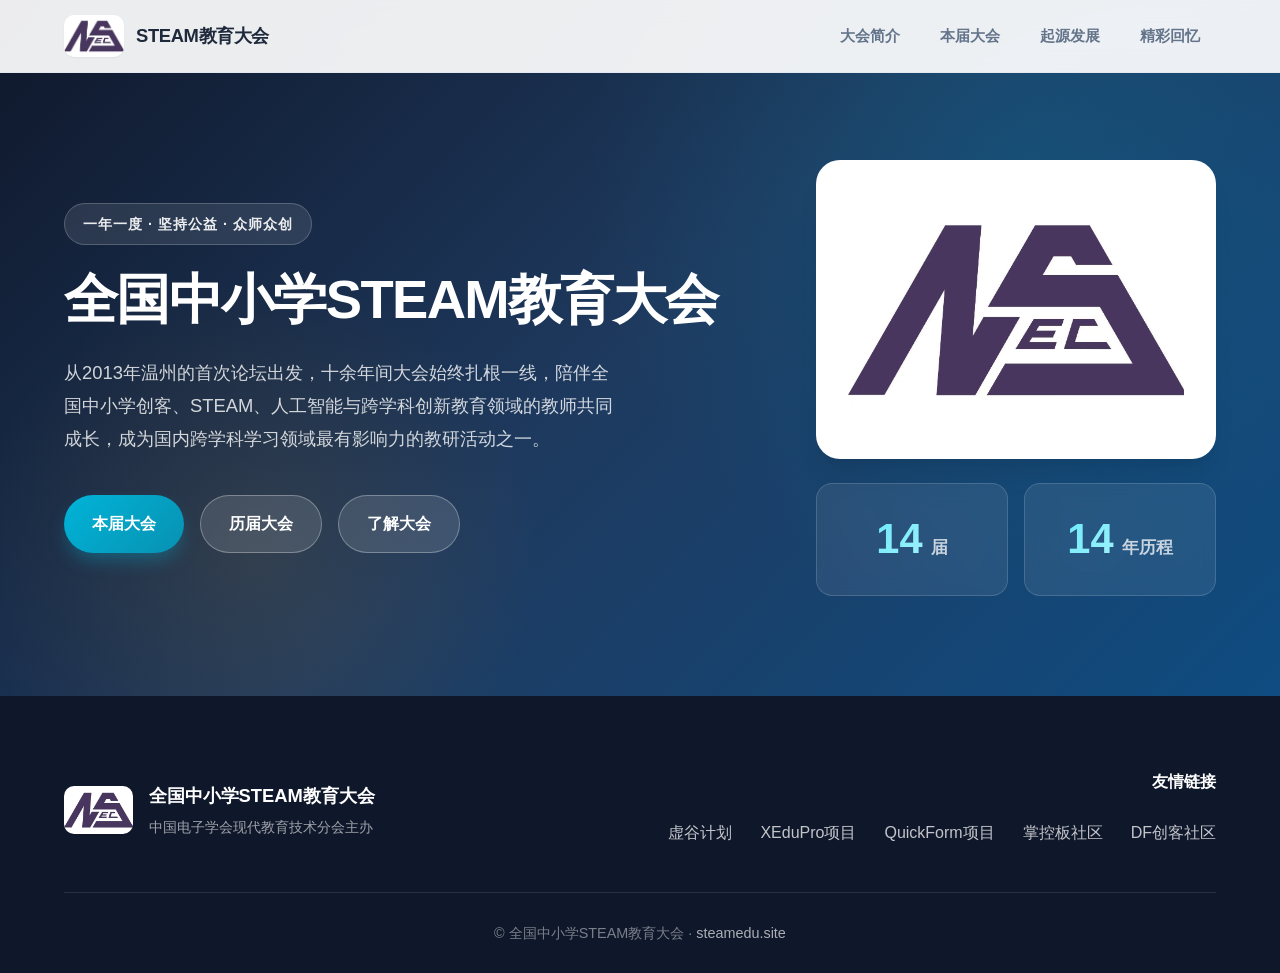
<file: index.html>
<!DOCTYPE html>
<html lang="zh-CN">
<head>
    <meta charset="UTF-8">
    <meta name="viewport" content="width=device-width, initial-scale=1.0">
    <title>全国中小学STEAM教育大会 - 全国中小学STEAM教育大会</title>
    <meta name="description" content="全国中小学STEAM教育大会官方网站，介绍大会历史、历届情况及最新动态。">
    <link rel="stylesheet" href="assets/css/style.css">
</head>
<body>
    <header class="site-header">
        <div class="container">
            <a href="index.html" class="logo">
                <img src="images/logo_s.jpg" alt="全国中小学STEAM教育大会" class="logo-img">
                <span class="logo-text">STEAM教育大会</span>
            </a>
            <nav class="main-nav">
                <button class="nav-toggle" aria-label="打开菜单" aria-expanded="false">
                    <span></span>
                    <span></span>
                    <span></span>
                </button>
                <ul class="nav-list">
                    <li><a href="about.html">大会简介</a></li>
                    <li><a href="current.html">本届大会</a></li>
                    <li><a href="history.html">起源发展</a></li>
                    <li><a href="timeline.html">精彩回忆</a></li>
                </ul>
            </nav>
        </div>
    </header>

    <section class="hero">
        <div class="hero-bg"></div>
        <div class="container">
            <div class="hero-content">
                <p class="hero-subtitle">一年一度 · 坚持公益 · 众师众创</p>
                <h1>全国中小学STEAM教育大会</h1>
                <p class="hero-description">从2013年温州的首次论坛出发，十余年间大会始终扎根一线，陪伴全国中小学创客、STEAM、人工智能与跨学科创新教育领域的教师共同成长，成为国内跨学科学习领域最有影响力的教研活动之一。</p>
                <div class="hero-actions">
                    <a href="current.html" class="btn btn-primary">本届大会</a>
                    <a href="timeline.html" class="btn btn-secondary">历届大会</a>
                    <a href="about.html" class="btn btn-secondary">了解大会</a>
                </div>
            </div>
            <div class="hero-visual">
                <div class="hero-logo">
                    <img src="images/logo.jpg" alt="全国中小学STEAM教育大会标识">
                </div>
                <div class="hero-stats">
                    <div class="stat-item">
                        <span class="stat-number">14</span>
                        <span class="stat-label">届</span>
                    </div>
                    <div class="stat-item">
                        <span class="stat-number">14</span>
                        <span class="stat-label">年历程</span>
                    </div>
                </div>
            </div>
        </div>
    </section>


    <footer class="site-footer">
        <div class="container">
            <div class="footer-content">
                <div class="footer-brand">
                    <img src="images/logo_s.jpg" alt="全国中小学STEAM教育大会" class="logo-img">
                    <div>
                        <strong>全国中小学STEAM教育大会</strong>
                        <p>中国电子学会现代教育技术分会主办</p>
                    </div>
                </div>
                <div class="footer-links">
                    <h4>友情链接</h4>
                    <div class="friend-links">
                        <a href="https://www.vvplan.cn/" target="_blank" rel="noopener">虚谷计划</a>
                        <a href="https://xedupro.cn/" target="_blank" rel="noopener">XEduPro项目</a>
                        <a href="https://quickform.cc/" target="_blank" rel="noopener">QuickForm项目</a>
                        <a href="https://mpython.cn/" target="_blank" rel="noopener">掌控板社区</a>
                        <a href="https://mc.dfrobot.com.cn/" target="_blank" rel="noopener">DF创客社区</a>
                    </div>
                </div>
            </div>
            <div class="footer-bottom">
                <p>&copy; 全国中小学STEAM教育大会 · <a href="https://steamedu.site">steamedu.site</a></p>
            </div>
        </div>
    </footer>

    <script src="assets/js/main.js"></script>
</body>
</html>
</file>
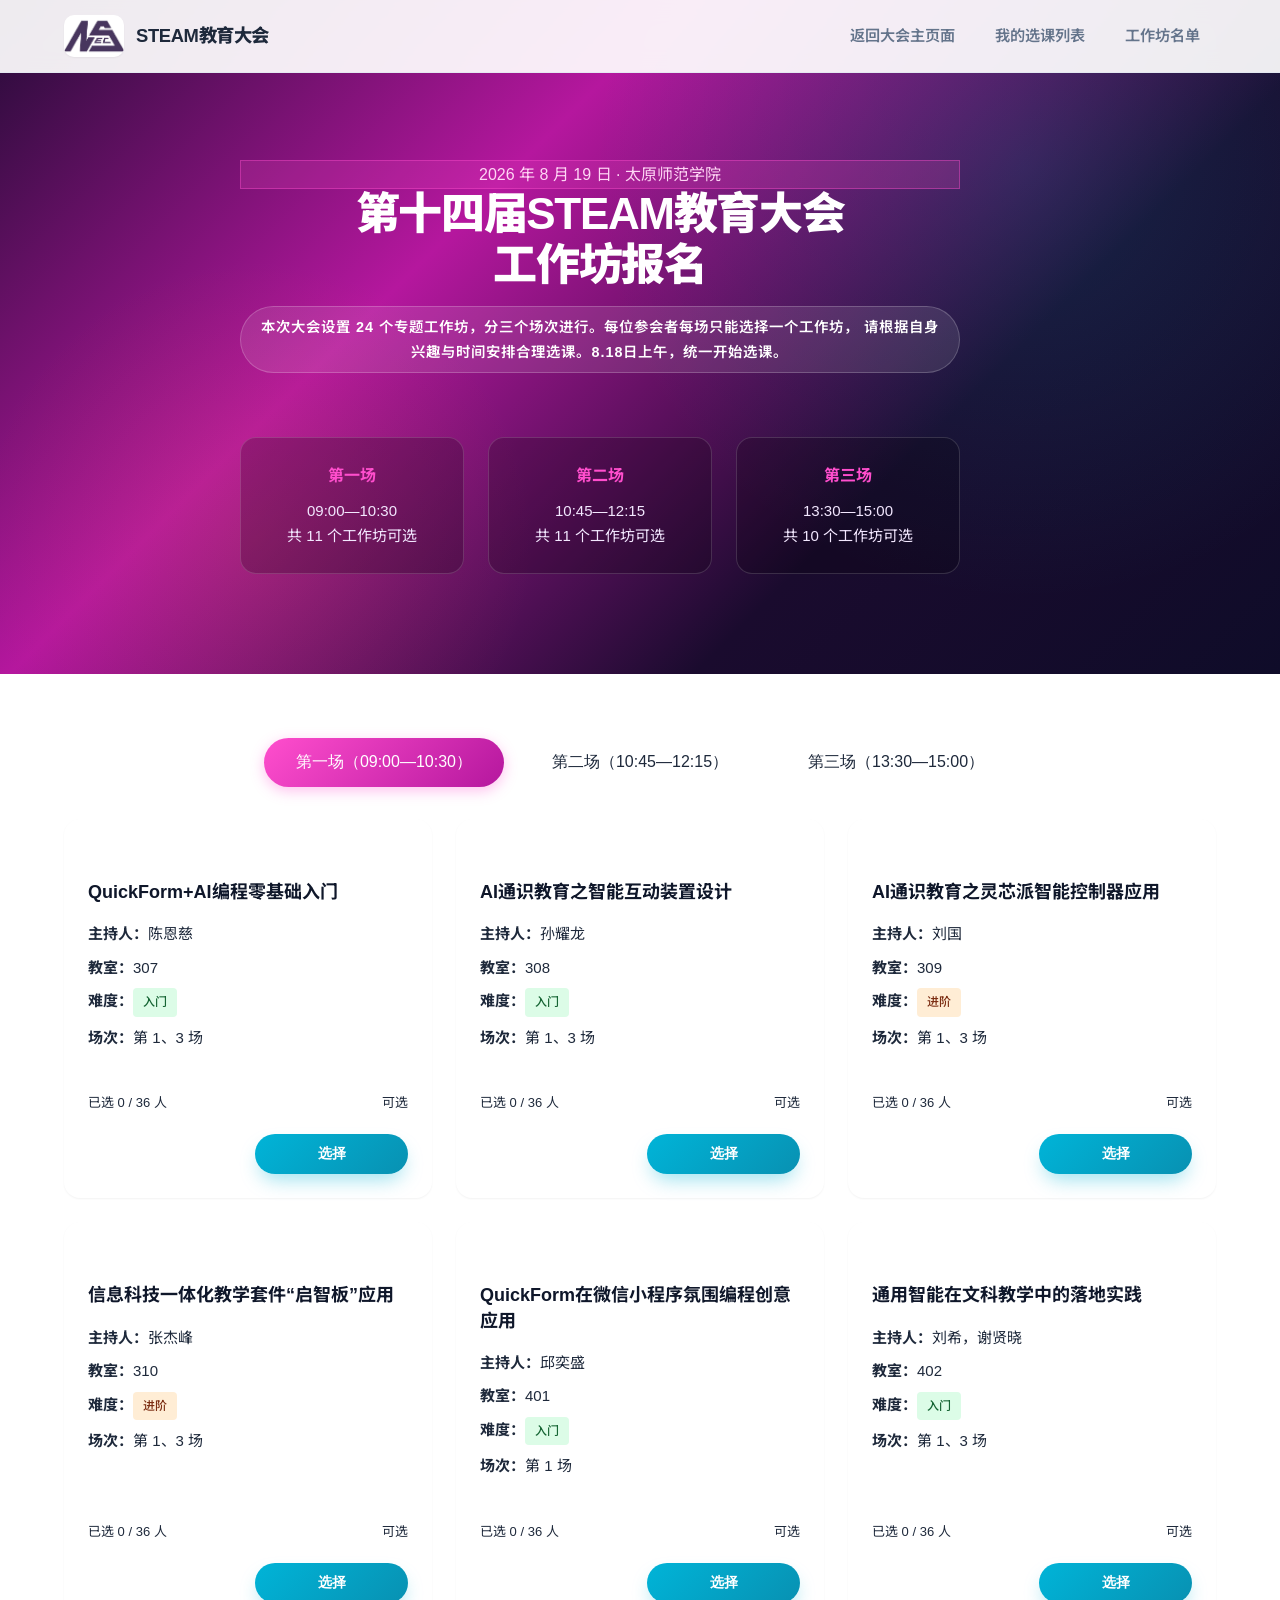
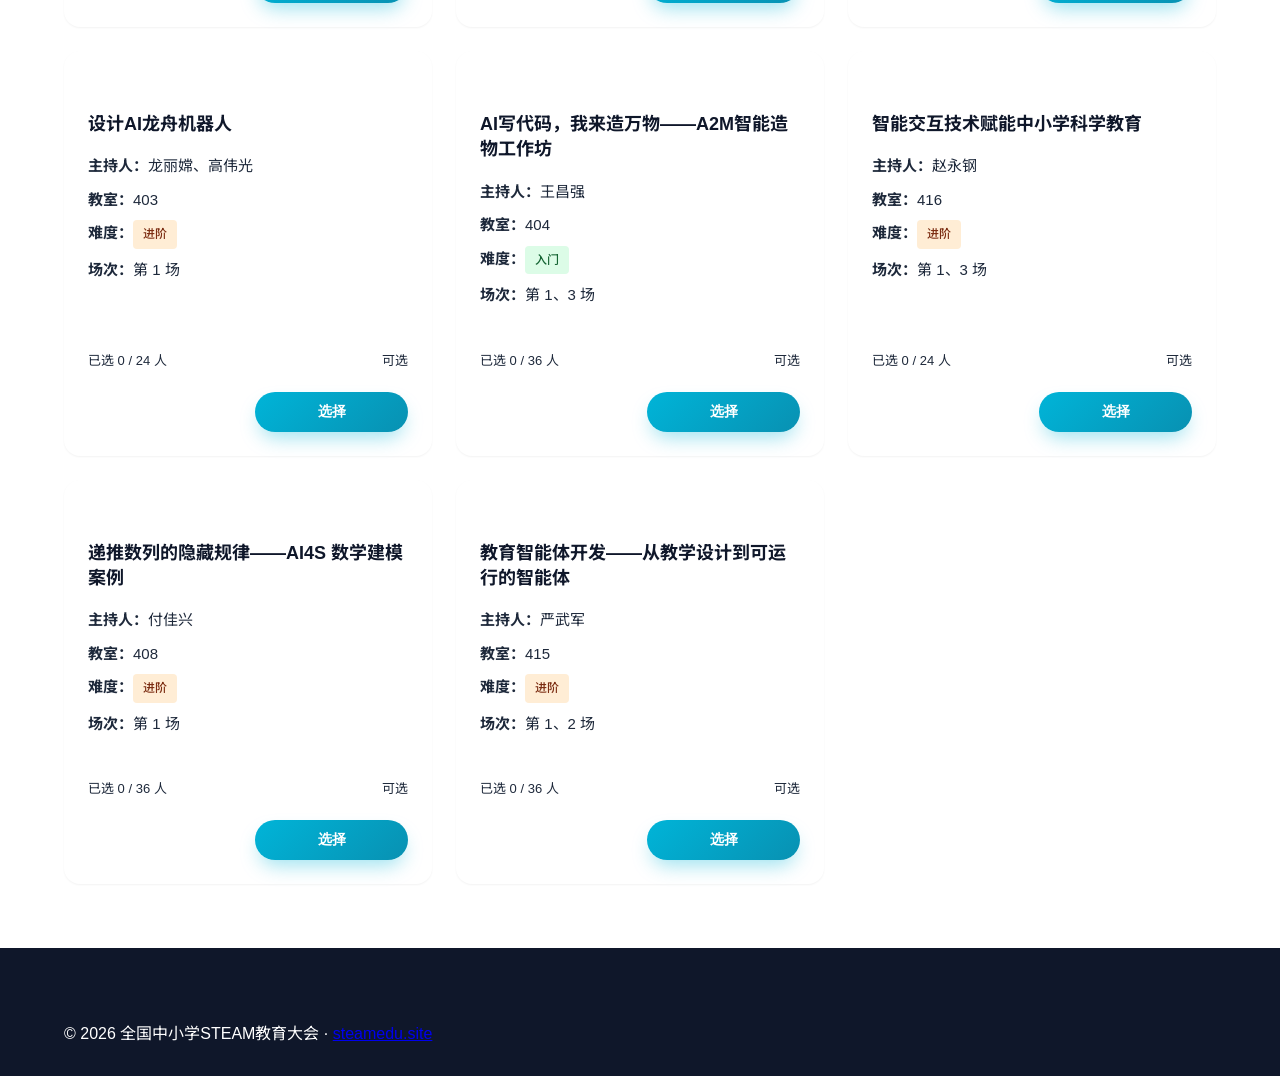
<file: workshop/2026/index.html>
<!DOCTYPE html>
<html lang="zh-CN">
<head>
  <meta charset="UTF-8">
  <meta name="viewport" content="width=device-width, initial-scale=1.0">
  <title>第十四届STEAM教育大会工作坊报名</title>
  <meta name="description" content="第十四届STEAM教育大会工作坊报名，支持三场工作坊选课、身份验证与在线提交。">
  <link rel="stylesheet" href="assets/css/style.css">
  <link rel="preconnect" href="https://fonts.googleapis.com">
  <link rel="preconnect" href="https://fonts.gstatic.com" crossorigin>
  <link href="https://fonts.googleapis.com/css2?family=Noto+Sans+SC:wght@300;400;500;700&display=swap" rel="stylesheet">
  <style>
    .workshop-page {
      min-height: calc(100vh - var(--header-height));
      padding: 4rem 0;
      background: var(--color-bg-alt);
    }

    .workshop-hero {
      background: linear-gradient(135deg, #240b36 0%, #b5179e 35%, #1a0b2e 70%, #0f0c29 100%);
      color: #fff;
    }

    .workshop-hero .hero-decoration {
      background:
        radial-gradient(circle at 15% 15%, rgba(255, 78, 205, 0.25) 0%, transparent 35%),
        radial-gradient(circle at 85% 85%, rgba(67, 97, 238, 0.2) 0%, transparent 35%),
        repeating-linear-gradient(-45deg, rgba(255, 255, 255, 0.03) 0px, rgba(255, 255, 255, 0.03) 1px, transparent 1px, transparent 30px);
    }

    .workshop-hero h1,
    .workshop-hero .hero-subtitle {
      color: #fff;
    }

    .workshop-hero .hero-label {
      color: #ffd6f5;
      background: rgba(255, 78, 205, 0.18);
      border: 1px solid rgba(255, 78, 205, 0.4);
    }

    .workshop-hero .hero-content {
      margin: 0 auto;
      text-align: center;
      max-width: 1100px;
    }

    .workshop-hero h1 {
      font-size: clamp(1.75rem, 4vw, 2.75rem);
      margin-bottom: 1rem;
    }

    @media (min-width: 768px) {
      .workshop-hero h1 {
        white-space: nowrap;
      }
    }

    .workshop-hero .hero-subtitle {
      margin-left: auto;
      margin-right: auto;
      max-width: 720px;
    }

    .intro-cards {
      display: grid;
      grid-template-columns: repeat(auto-fit, minmax(220px, 1fr));
      gap: 1.5rem;
      margin-top: 2.5rem;
    }

    .intro-card {
      padding: 1.5rem;
      background: rgba(0, 0, 0, 0.2);
      border: 1px solid rgba(255, 255, 255, 0.15);
      border-radius: var(--radius);
    }

    .intro-card h3 {
      margin: 0 0 0.5rem;
      font-size: 1rem;
      color: #ff4ecd;
    }

    .intro-card p {
      margin: 0;
      font-size: 0.9375rem;
      color: #f3e8ff;
    }

    .session-tabs {
      display: flex;
      justify-content: center;
      gap: 1rem;
      margin-bottom: 2rem;
      flex-wrap: wrap;
    }

    .session-tab {
      padding: 0.875rem 2rem;
      font-size: 1rem;
      font-weight: 500;
      color: var(--color-text);
      background: #fff;
      border: 1px solid var(--color-border);
      border-radius: 999px;
      cursor: pointer;
      transition: all 0.2s;
    }

    .session-tab:hover {
      border-color: var(--color-primary);
      color: var(--color-primary);
    }

    .session-tab.active {
      color: #fff;
      background: linear-gradient(135deg, #ff4ecd, #b5179e);
      border-color: transparent;
      box-shadow: 0 4px 14px rgba(255, 78, 205, 0.35);
    }

    .workshop-grid {
      display: grid;
      grid-template-columns: repeat(3, 1fr);
      gap: 1.5rem;
    }

    @media (max-width: 900px) {
      .workshop-grid {
        grid-template-columns: repeat(2, 1fr);
      }
    }

    @media (max-width: 640px) {
      .workshop-grid {
        grid-template-columns: 1fr;
      }
    }

    .workshop-card {
      display: flex;
      flex-direction: column;
      padding: 1.5rem;
      background: #fff;
      border: 1px solid var(--color-border);
      border-radius: var(--radius);
      box-shadow: var(--shadow-sm);
      transition: transform 0.2s, box-shadow 0.2s;
    }

    .workshop-card:hover {
      transform: translateY(-3px);
      box-shadow: var(--shadow-md);
    }

    .workshop-card.selected {
      border-color: #ff4ecd;
      box-shadow: 0 0 0 3px rgba(255, 78, 205, 0.12);
    }

    .workshop-card.disabled {
      opacity: 0.65;
      pointer-events: none;
    }

    .workshop-header {
      margin-bottom: 1rem;
    }

    .workshop-number {
      display: inline-block;
      margin-bottom: 0.5rem;
      padding: 0.25rem 0.625rem;
      font-size: 0.75rem;
      font-weight: 700;
      color: #fff;
      background: linear-gradient(135deg, var(--color-primary), var(--color-secondary));
      border-radius: 0.25rem;
    }

    .workshop-name {
      margin: 0;
      font-size: 1.125rem;
      font-weight: 700;
      color: #0f172a;
      cursor: pointer;
      line-height: 1.4;
    }

    .workshop-name:hover {
      color: var(--color-primary);
    }

    .workshop-meta {
      flex: 1;
      margin-bottom: 1.25rem;
    }

    .workshop-meta p {
      margin: 0 0 0.5rem;
      font-size: 0.9375rem;
      color: var(--color-text-light);
    }

    .workshop-meta strong {
      color: var(--color-text);
    }

    .workshop-progress {
      margin-bottom: 1.25rem;
    }

    .progress-bar {
      height: 0.5rem;
      background: var(--color-bg-alt);
      border-radius: 999px;
      overflow: hidden;
    }

    .progress-fill {
      height: 100%;
      background: linear-gradient(90deg, #ff4ecd, #b5179e);
      border-radius: 999px;
      transition: width 0.3s;
    }

    .progress-text {
      display: flex;
      justify-content: space-between;
      margin-top: 0.375rem;
      font-size: 0.8125rem;
      color: var(--color-text-light);
    }

    .workshop-actions {
      display: flex;
      gap: 0.75rem;
    }

    .btn-sm {
      flex: 1;
      padding: 0.625rem 1rem;
      font-size: 0.875rem;
    }

    .difficulty-badge {
      display: inline-block;
      padding: 0.25rem 0.625rem;
      font-size: 0.75rem;
      font-weight: 500;
      border-radius: 0.25rem;
    }

    .difficulty-beginner {
      color: #166534;
      background: #dcfce7;
    }

    .difficulty-advanced {
      color: #7c2d12;
      background: #ffedd5;
    }

    .modal-overlay {
      position: fixed;
      inset: 0;
      z-index: 200;
      display: none;
      align-items: center;
      justify-content: center;
      padding: 1.5rem;
      background: rgba(0, 0, 0, 0.6);
      backdrop-filter: blur(4px);
    }

    .modal-overlay.open {
      display: flex;
    }

    .modal {
      position: relative;
      inset: auto;
      display: block;
      width: 100%;
      max-width: 920px;
      max-height: 90vh;
      overflow-y: auto;
      background: #fff;
      border-radius: var(--radius);
      box-shadow: var(--shadow-lg);
    }

    .modal.modal-sm {
      max-width: 420px;
    }

    .modal-header {
      display: flex;
      align-items: center;
      justify-content: space-between;
      padding: 1.25rem 1.5rem;
      border-bottom: 1px solid var(--color-border);
    }

    .modal-header h3 {
      margin: 0;
      font-size: 1.5rem;
      color: #0f172a;
    }

    .modal-close {
      width: 2.25rem;
      height: 2.25rem;
      font-size: 1.75rem;
      color: var(--color-text-light);
      background: transparent;
      border: none;
      cursor: pointer;
    }

    .modal-body {
      padding: 1.5rem;
    }

    .modal-body p {
      margin: 0 0 0.75rem;
      color: var(--color-text-light);
    }

    .modal-body .detail-row {
      display: flex;
      gap: 0.5rem;
      margin-bottom: 0.625rem;
    }

    .modal-body .detail-label {
      flex-shrink: 0;
      width: 5rem;
      font-weight: 500;
      color: #0f172a;
    }

    .modal-footer {
      display: flex;
      justify-content: flex-end;
      gap: 0.75rem;
      padding: 1rem 1.5rem 1.5rem;
    }

    .detail-grid {
      display: grid;
      grid-template-columns: 260px 1fr;
      gap: 1.75rem;
    }

    @media (max-width: 720px) {
      .detail-grid {
        grid-template-columns: 1fr;
      }
    }

    .speaker-card {
      text-align: center;
    }

    .speaker-photo {
      width: 100%;
      max-width: 220px;
      aspect-ratio: 1 / 1;
      margin: 0 auto 1rem;
      object-fit: cover;
      border-radius: 50%;
      background: var(--color-bg-alt);
      border: 1px solid var(--color-border);
    }

    .speaker-photo.placeholder {
      display: flex;
      align-items: center;
      justify-content: center;
      color: var(--color-text-light);
      font-size: 0.875rem;
    }

    .speaker-photos {
      display: grid;
      grid-template-columns: repeat(2, 1fr);
      gap: 1rem;
      margin-bottom: 1rem;
    }

    .speaker-photos .speaker-photo {
      max-width: 100%;
      margin: 0;
    }

    .speaker-photos.single .speaker-photo {
      grid-column: span 2;
      max-width: 220px;
      margin: 0 auto;
    }

    .speaker-name {
      margin: 0 0 0.5rem;
      font-size: 1.125rem;
      font-weight: 700;
      color: #0f172a;
    }

    .speaker-info {
      font-size: 0.9375rem;
      color: var(--color-text-light);
      line-height: 1.6;
      text-align: left;
    }

    .workshop-description {
      margin-top: 1.25rem;
      padding-top: 1.25rem;
      border-top: 1px solid var(--color-border);
    }

    .workshop-description h4 {
      margin: 0 0 0.75rem;
      font-size: 1rem;
      color: #0f172a;
    }

    .workshop-description p {
      margin: 0;
      line-height: 1.7;
      color: var(--color-text);
    }

    .form-group {
      margin-bottom: 1rem;
    }

    .form-group label {
      display: block;
      margin-bottom: 0.375rem;
      font-weight: 500;
      color: #0f172a;
    }

    .form-control {
      width: 100%;
      padding: 0.75rem 1rem;
      font-size: 1rem;
      font-family: inherit;
      border: 1px solid var(--color-border);
      border-radius: 0.5rem;
      transition: border-color 0.2s, box-shadow 0.2s;
    }

    .form-control:focus {
      outline: none;
      border-color: var(--color-primary);
      box-shadow: 0 0 0 3px rgba(13, 110, 253, 0.1);
    }

    .status-message {
      margin-top: 1rem;
      padding: 0.875rem 1rem;
      border-radius: 0.5rem;
      font-size: 0.9375rem;
    }

    .status-message.success {
      color: #166534;
      background: #dcfce7;
    }

    .status-message.error {
      color: #991b1b;
      background: #fee2e2;
    }

    .status-message.info {
      color: #1e40af;
      background: #dbeafe;
    }

    .summary-panel {
      position: sticky;
      bottom: 1.5rem;
      max-width: 720px;
      margin: 2rem auto 0;
      padding: 1.25rem 1.5rem;
      background: #fff;
      border: 1px solid var(--color-border);
      border-radius: var(--radius);
      box-shadow: var(--shadow-lg);
    }

    .summary-panel h4 {
      margin: 0 0 0.75rem;
      font-size: 1rem;
      color: #0f172a;
    }

    .summary-list {
      margin: 0 0 1rem;
      padding: 0;
      list-style: none;
    }

    .summary-list li {
      display: flex;
      align-items: center;
      justify-content: space-between;
      gap: 1rem;
      padding: 0.625rem 0;
      font-size: 0.9375rem;
      border-bottom: 1px solid var(--color-border);
    }

    .summary-list li strong {
      flex: 1;
      min-width: 0;
      font-weight: 500;
    }

    .summary-list li .btn-sm {
      flex: 0 0 auto;
    }

    .summary-list li:last-child {
      border-bottom: none;
    }

    .summary-actions {
      display: flex;
      justify-content: flex-end;
    }

    .loading {
      text-align: center;
      padding: 3rem 0;
      color: var(--color-text-light);
    }

    .empty-state {
      text-align: center;
      padding: 3rem 0;
      color: var(--color-text-light);
    }

    @media (max-width: 640px) {
      .session-tab {
        padding: 0.75rem 1.25rem;
        font-size: 0.9375rem;
      }

      .modal {
        max-height: 95vh;
      }
    }

    .roster-tabs {
      display: flex;
      gap: 0.75rem;
      margin-bottom: 1.5rem;
      flex-wrap: wrap;
    }

    .roster-tab {
      padding: 0.625rem 1.25rem;
      font-size: 0.9375rem;
      font-weight: 500;
      color: var(--color-text, #1e293b);
      background: #fff;
      border: 1px solid var(--color-border, #e2e8f0);
      border-radius: 999px;
      cursor: pointer;
      transition: all 0.2s;
    }

    .roster-tab:hover {
      border-color: var(--color-primary, #0f4c81);
      color: var(--color-primary, #0f4c81);
    }

    .roster-tab.active {
      color: #fff;
      background: linear-gradient(135deg, #ff4ecd, #b5179e);
      border-color: transparent;
    }

    .roster-group {
      margin-bottom: 1.5rem;
    }

    .roster-group-title {
      margin: 0 0 0.75rem;
      font-size: 1.0625rem;
      font-weight: 700;
      color: #0f172a;
      padding-bottom: 0.5rem;
      border-bottom: 2px solid var(--color-border, #e2e8f0);
    }

    .roster-list {
      margin: 0;
      padding: 0;
      list-style: none;
    }

    .roster-list li {
      padding: 0.5rem 0;
      font-size: 0.9375rem;
      color: var(--color-text, #1e293b);
      border-bottom: 1px solid var(--color-border, #e2e8f0);
    }

    .roster-list li:last-child {
      border-bottom: none;
    }

    .roster-session-tag {
      display: inline-block;
      margin-right: 0.5rem;
      padding: 0.125rem 0.5rem;
      font-size: 0.75rem;
      color: #fff;
      background: linear-gradient(135deg, #ff4ecd, #b5179e);
      border-radius: 0.25rem;
    }

    .roster-toggle {
      margin-left: 0.5rem;
      padding: 0.25rem 0.625rem;
      font-size: 0.8125rem;
      font-weight: 500;
      color: var(--color-primary, #0f4c81);
      background: transparent;
      border: 1px solid var(--color-primary, #0f4c81);
      border-radius: 0.375rem;
      cursor: pointer;
      transition: all 0.2s;
    }

    .roster-toggle:hover {
      color: #fff;
      background: var(--color-primary, #0f4c81);
    }

    .roster-names {
      margin-top: 0.625rem;
      padding: 0.75rem 1rem;
      background: var(--color-bg-alt, #f8fafc);
      border: 1px solid var(--color-border, #e2e8f0);
      border-radius: 0.5rem;
    }

    .roster-name-list {
      margin: 0;
      padding-left: 1.25rem;
      font-size: 0.9375rem;
      color: var(--color-text, #1e293b);
    }

    .roster-name-list li {
      margin-bottom: 0.375rem;
      padding: 0.25rem 0;
    }

    .roster-name-list li:last-child {
      margin-bottom: 0;
    }

    .roster-empty {
      margin: 0;
      font-size: 0.9375rem;
      color: var(--color-text-light, #64748b);
    }

    .roster-group-title .roster-toggle {
      margin-left: 0.75rem;
      vertical-align: middle;
    }
  </style>
</head>
<body>
  <header class="site-header">
    <div class="container">
      <a href="../../index.html" class="logo">
        <img src="../../images/logo_s.jpg" alt="全国中小学STEAM教育大会" class="logo-img">
        <span class="logo-text">STEAM教育大会</span>
      </a>
      <nav class="main-nav">
        <button class="nav-toggle" aria-label="打开菜单" aria-expanded="false">
          <span></span>
          <span></span>
          <span></span>
        </button>
        <ul class="nav-list">
          <li><a href="../../current.html">返回大会主页面</a></li>
          <li><a href="#" id="mySelectionsLink">我的选课列表</a></li>
          <li><a href="#" id="rosterLink">工作坊名单</a></li>
        </ul>
      </nav>
    </div>
  </header>

  <main>
    <section class="hero workshop-hero">
      <div class="container">
        <div class="hero-content">
          <p class="hero-label">2026 年 8 月 19 日 · 太原师范学院</p>
          <h1>第十四届STEAM教育大会<br>工作坊报名</h1>
          <p class="hero-subtitle">
            本次大会设置 24 个专题工作坊，分三个场次进行。每位参会者每场只能选择一个工作坊，
            请根据自身兴趣与时间安排合理选课。8.18日上午，统一开始选课。
          </p>
          <div class="intro-cards">
            <div class="intro-card">
              <h3>第一场</h3>
              <p>09:00—10:30<br>共 11 个工作坊可选</p>
            </div>
            <div class="intro-card">
              <h3>第二场</h3>
              <p>10:45—12:15<br>共 11 个工作坊可选</p>
            </div>
            <div class="intro-card">
              <h3>第三场</h3>
              <p>13:30—15:00<br>共 10 个工作坊可选</p>
            </div>
          </div>
        </div>
      </div>
      <div class="hero-decoration" aria-hidden="true"></div>
    </section>

    <section class="workshop-page">
      <div class="container">
                <div class="session-tabs">
          <button class="session-tab active" data-session="1">第一场（09:00—10:30）</button>
          <button class="session-tab" data-session="2">第二场（10:45—12:15）</button>
          <button class="session-tab" data-session="3">第三场（13:30—15:00）</button>
        </div>

        <div id="workshopContainer" class="workshop-grid">
          <div class="loading">正在加载工作坊数据…</div>
        </div>

        <div id="summaryPanel" class="summary-panel" style="display: none;">
          <h4>已选工作坊</h4>
          <ul id="summaryList" class="summary-list"></ul>
          <div id="summaryStatus" class="status-message" style="display: none; margin-top: 1rem;"></div>
        </div>
      </div>
    </section>
  </main>

  <footer class="site-footer">
    <div class="container">
      <p>© <span id="year"></span> 全国中小学STEAM教育大会 · <a href="https://steamedu.site">steamedu.site</a></p>
    </div>
  </footer>

  <!-- Workshop Detail Modal -->
  <div class="modal-overlay" id="detailModal" aria-hidden="true">
    <div class="modal" role="dialog" aria-modal="true" aria-labelledby="detailModalTitle">
      <div class="modal-header">
        <h3 id="detailModalTitle">工作坊详情</h3>
        <button class="modal-close" data-close-modal>&times;</button>
      </div>
      <div class="modal-body" id="detailModalBody">
        <p>加载中…</p>
      </div>
      <div class="modal-footer">
        <button class="btn btn-secondary btn-sm" data-close-modal>关闭</button>
        <button class="btn btn-primary btn-sm" id="detailSelectBtn">选择该工作坊</button>
      </div>
    </div>
  </div>

  <!-- Identity Verification Modal -->
  <div class="modal-overlay" id="verifyModal" aria-hidden="true">
    <div class="modal modal-sm" role="dialog" aria-modal="true" aria-labelledby="verifyModalTitle">
      <div class="modal-header">
        <h3 id="verifyModalTitle">身份验证</h3>
        <button class="modal-close" data-close-modal>&times;</button>
      </div>
      <div class="modal-body">
        <p id="verifyModalHint">请填写报名信息，系统将核验您是否在参会名单中。</p>
        <form id="verifyForm">
          <div class="form-group">
            <label for="userName">姓名</label>
            <input type="text" id="userName" class="form-control" placeholder="请输入姓名" required>
          </div>
          <div class="form-group">
            <label for="userPhone">手机（后 4 位）</label>
            <input type="tel" id="userPhone" class="form-control" placeholder="请输入手机后 4 位" maxlength="11" required>
            <span class="hint">为便于核验，请输入报名手机号的最后 4 位。</span>
          </div>
          <div id="verifyStatus" class="status-message" style="display: none;"></div>
          <div class="modal-footer" style="padding: 1rem 0 0;">
            <button type="button" class="btn btn-secondary btn-sm" data-close-modal>取消</button>
            <button type="submit" class="btn btn-primary btn-sm">验证并提交</button>
          </div>
        </form>
      </div>
    </div>
  </div>

  <!-- My Selections Modal -->
  <div class="modal-overlay" id="mySelectionsModal" aria-hidden="true">
    <div class="modal modal-sm" role="dialog" aria-modal="true" aria-labelledby="mySelectionsModalTitle">
      <div class="modal-header">
        <h3 id="mySelectionsModalTitle">我的选课列表</h3>
        <button class="modal-close" data-close-modal>&times;</button>
      </div>
      <div class="modal-body">
        <p>请填写报名信息，核验后查看已选工作坊。</p>
        <form id="mySelectionsForm">
          <div class="form-group">
            <label for="myName">姓名</label>
            <input type="text" id="myName" class="form-control" placeholder="请输入姓名" required>
          </div>
          <div class="form-group">
            <label for="myPhone">手机（后 4 位）</label>
            <input type="tel" id="myPhone" class="form-control" placeholder="请输入手机后 4 位" maxlength="4" required>
          </div>
          <div id="mySelectionsStatus" class="status-message" style="display: none;"></div>
          <div id="mySelectionsResult" style="display: none;"></div>
          <div class="modal-footer" style="padding: 1rem 0 0;">
            <button type="button" class="btn btn-secondary btn-sm" data-close-modal>取消</button>
            <button type="submit" class="btn btn-primary btn-sm">查询</button>
          </div>
        </form>
      </div>
    </div>
  </div>

  <!-- Workshop Roster Modal -->
  <div class="modal-overlay" id="rosterModal" aria-hidden="true">
    <div class="modal" role="dialog" aria-modal="true" aria-labelledby="rosterModalTitle">
      <div class="modal-header">
        <h3 id="rosterModalTitle">工作坊名单</h3>
        <button class="modal-close" data-close-modal>&times;</button>
      </div>
      <div class="modal-body">
        <div class="roster-tabs">
          <button class="roster-tab active" data-roster-view="session">按场次查看</button>
          <button class="roster-tab" data-roster-view="workshop">按工作坊查看</button>
        </div>
        <div id="rosterContent"></div>
      </div>
      <div class="modal-footer">
        <button class="btn btn-secondary btn-sm" data-close-modal>关闭</button>
      </div>
    </div>
  </div>

  <script>
    // ==================== 配置参数 ====================
    // 工作坊人数限制上浮比例（0.2 = 20%）
    const CAPACITY_OVERFLOW_RATIO = 0.2;

    function getEffectiveCapacity(capacity) {
      return Math.floor(capacity * (1 + CAPACITY_OVERFLOW_RATIO));
    }
    // ==================================================

    document.getElementById('year').textContent = new Date().getFullYear();

    // Embedded workshop data from conference handbook
    // Embedded workshop data from conference handbook
    const WORKSHOPS = [
      {
            "id": 1,
            "name": "QuickForm+AI编程零基础入门",
            "target": "基础教育",
            "speaker": "陈恩慈",
            "location": "307",
            "time": "9:00-10:30、13:30-15:00",
            "sessions": [1,3],
            "capacity": 30,
            "difficulty": "入门",
            "description": "【工作坊简介】\nQuickForm是一个由温州科技高级中学和温州大学联合开发的轻量级数据服务，专门为大模型生成的交互网页而设计，嵌入专用地址后即可实现数据收集、分析与报告生成，专注于提供智能的数据分析和可视化功能。QuickForm发布后很快得到数万一线老师的欢迎，设计出各种创意应用。本工作坊介绍如何借助AI大模型，以自然语言编程的方式开发交互网页，并实现数据存储、读取，生成大屏数据看板、智能分析等。\n\n【预期产出】\n借助QuickForm完成一到两个教学相关的交互式网页案例的闭环设计。\n\n【参与者要求】\n自带笔记本电脑，预装谷歌浏览器（推荐）",
            "speakerInfo": "温州科技高级中学科创中心团队成员，温州科技高级中学科创导师，QuickForm教师版负责人，中国儿童中心人工智能课题负责人，多次指导学生在省市级比赛中获奖。",
            "speakerPhoto": "speakers/workshop_1_speaker1.jpeg",
            "speakerPhotos": ["speakers/workshop_1_speaker1.jpeg"]
      },
      {
            "id": 2,
            "name": "QuickForm在科技教育中的创意应用",
            "target": "基础教育",
            "speaker": "谢作如",
            "location": "408",
            "time": "10:45-12:15",
            "sessions": [2],
            "capacity": 30,
            "difficulty": "入门",
            "description": "【工作坊简介】\nQuickForm数据服务结合AI大模型，不需要编程基础就能开发各种交互网页，支持科技教育的实施。本工作坊精选了QuickForm在线版的各种精品项目，展示QuickForm在科技教育中各种创意应用，如科学数据汇聚、定时实验观测、多模态数据采集等。主持人不仅手把手展示一个最简交互网页的制作流程，还将介绍QFlink服务的使用，并展示如何在本地借助龙虾类工具配置环境，二次开发。\n\n【预期产出】\n借助大模型或者通用智能体，基于QuickForm数据服务实现个性化的创意应用。\n\n【参与者要求】\n自带电脑、提前安装workbuddy、QClaw和Trae等工具",
            "speakerInfo": "温州科技高级中学AI科创中心主任，正高级教师，浙江省特级教师，中国青少年科技教育工作者协会AI普及教育专业委员会副主任委员，中国STEM教育2029创新行动计划专家库成员，XEduPro、QuickForm等开源项目发起人，清华大学出版社人工智能通识教材执行主编。",
            "speakerPhoto": "speakers/workshop_2_speaker1.jpeg",
            "speakerPhotos": ["speakers/workshop_2_speaker1.jpeg"]
      },
      {
            "id": 3,
            "name": "基于XEdu Client的AI实验设计与教学应用",
            "target": "基础教育",
            "speaker": "王海涛，孙蒙恩",
            "location": "308",
            "time": "10:45-12:15",
            "sessions": [2],
            "capacity": 30,
            "difficulty": "进阶",
            "description": "【工作坊简介】\nXEdu Client 面向人工智能日常课堂中的真实需求，帮助教师解决实验环境搭建繁、教学资源组织散、学生动手参与弱、AI 案例难迁移等问题，让 AI 课程从“演示型教学”走向“体验式、任务式、实践型教学”。本工作坊将结合“人体姿态控制开源硬件”主题案例，带领教师体验如何借助 XEdu Client 组织资源、开展实验、创建课程并分享课程，使 AI 教学更容易在日常课堂中落地。\n\n【预期产出】\n完成一次“人体姿态控制开源硬件”AI 实验体验，并基于 XEdu Client 创建和分享一门可用于日常教学的课程。\n\n【参与者要求】\n自带电脑，XEdu Client 教师快速上手根据文档提前安装与熟悉 XEdu Client",
            "speakerInfo": "王海涛，上海科技大学附属学校教师，XEduPro项目核心成员，XEdu Client 项目发起人，清华大学《人工智能通识》教材八年级分册主编。主持编写中国科协青少中心发布的《全国青少年人工智能创新实践案例指南》，曾任浦江国家实验室教育研究员，商汤科技高级项目经理。长期从事人工智能课程设计、教学实践与项目推广工作。\n孙蒙恩，上海科技大学附属学校教师，从事科学、创客类课程开发与教学实践。",
            "speakerPhoto": "speakers/workshop_3_speaker1.png",
            "speakerPhotos": ["speakers/workshop_3_speaker1.png"]
      },
      {
            "id": 4,
            "name": "AI通识教育之智能互动装置设计",
            "target": "基础教育",
            "speaker": "孙耀龙",
            "location": "308",
            "time": "9:00-10:30、13:30-15:00",
            "sessions": [1,3],
            "capacity": 30,
            "difficulty": "入门",
            "description": "【工作坊简介】\n人工智能互动展品系列是一个由多个独立人工智能互动展品模块组成的智能互动装置，每个人工智能互动展品都集成了不同的传感器（如距离、触摸、声音、光线等）和输出元件（如LED灯带、舵机、扬声器、显示屏等）。本工作坊将带领参与者零代码训练一个属于自己的AI分类模型，并将其部署到人工智能互动展品硬件上，让每个人工智能互动展品“听懂”特定指令并做出专属反应。\n\n【预期产出】\n零代码完成一个AI分类模型的训练与部署，将模型部署到人工智能互动展品硬件上，实现“触发→识别→反馈”的完整互动。\n\n【参与者要求】\n自带笔记本电脑",
            "speakerInfo": "电子信息专家，太原市人工智能行业协会科普专业委员会副主任。",
            "speakerPhoto": "speakers/workshop_4_speaker1.png",
            "speakerPhotos": ["speakers/workshop_4_speaker1.png"]
      },
      {
            "id": 5,
            "name": "AI通识教育之灵芯派智能控制器应用",
            "target": "基础教育",
            "speaker": "刘国",
            "location": "309",
            "time": "9:00-10:30、13:30-15:00",
            "sessions": [1,3],
            "capacity": 30,
            "difficulty": "进阶",
            "description": "【工作坊简介】\n灵芯派是专为中小学人工智能教育设计的智能控制器，搭载1.0TOPS AI算力NPU，集成4寸触摸屏、麦克风、扬声器及6路传感器/6路电机接口，兼容中鸣机器人全生态传感器与执行器。本工作坊将以灵芯派为核心平台，带领参与者经历的完整AI硬件开发流程。让参与者在2小时内掌握灵芯派从开机到AI应用落地的全流程操作，最终完成一个\"语音指令→大模型理解→硬件响应\"的具身智能互动项目。\n\n【预期产出】\n学会调用smartpi库实现视觉识别（手势/人脸/目标/姿态/二维码）、语音交互（ASR+TTS）、模型推理（ONNX/RKNN）及联网大模型（DeepSeek-V3）等AI能力，完成1-2个可带走的课堂级AI互动项目。\n\n【参与者要求】\n自带笔记本电脑",
            "speakerInfo": "太原市尖草坪区中小学信息技术工作室主持人、太原市高中信息技术兼职教研员、太原市高中信息技术学科带头人、太原市教育技术类名师工作室导师、山西省高中信息技术教学评价专家组成员、中国电子学会人工智能专家组成员。",
            "speakerPhoto": "speakers/workshop_5_speaker1.jpeg",
            "speakerPhotos": ["speakers/workshop_5_speaker1.jpeg"]
      },
      {
            "id": 6,
            "name": "信息科技一体化教学套件“启智板”应用",
            "target": "基础教育",
            "speaker": "张杰峰",
            "location": "310",
            "time": "9:00-10:30、13:30-15:00",
            "sessions": [1,3],
            "capacity": 30,
            "difficulty": "进阶",
            "description": "【工作坊简介】\n本工作坊依托专为小学、初中信息科技课程研发的“启智板”信息科技一体化教学套件，旨在帮助参与者深入理解物联网与人工智能的硬件底层逻辑。套件以高性能ESP32-S3处理器为核心，集成了Wi-Fi/蓝牙通信、多种传感器（彩灯、按键、光敏、声音、图像识别等）及执行器，构建了“硬件实操-软件编程-虚实融合”的三位一体教学体系。参与者将利用图形化或Python编程平台，调用启智板内置的丰富接口，从零搭建一个具备环境感知能力的智能终端。\n\n【预期产出】\n设计并实现一个具备远程监控或自动化控制功能的智能装置。\n\n【参与者要求】\n自带笔记本电脑",
            "speakerInfo": "太原市刘瑞军名师工作室导师，山西省中考命题组核心成员，山西省教学能手，太原市学科带头人，“国培计划”优秀辅导员。",
            "speakerPhoto": "speakers/workshop_6_speaker1.jpeg",
            "speakerPhotos": ["speakers/workshop_6_speaker1.jpeg"]
      },
      {
            "id": 7,
            "name": "QuickForm在微信小程序氛围编程创意应用",
            "target": "基础教育",
            "speaker": "邱奕盛",
            "location": "401",
            "time": "9:00-10:30",
            "sessions": [1],
            "capacity": 30,
            "difficulty": "入门",
            "description": "【工作坊简介】\n微信小程序作为国内日活用户数量领先的程序平台，非常适合作为学生氛围编程的练手项目。“微信小程序教育平台”完全公益、免费，致力于促进青少年科技创新培养。本工作坊为老师准备了“微信小程序教育平台”教师版体验账号，老师可以借助免费不限量的氛围编程助手，快速实现可以分发的小程序开发。再结合QuickForm，可以便捷地搭建小程序后台服务，实现前后段敏捷开发。\n\n【预期产出】\n每位参与者完成QuickForm的注册，并完成1-2个微信小程序的敏捷开发，最后得到小程序码。\n\n【参与者要求】\n携带手机和电脑，预装谷歌浏览器，可以提前注册QuickForm（https://quickform.cn/ ）。",
            "speakerInfo": "上海科技大学附属学校教师，开设信息科技、人工智能、APCSP等课程。主导完成XEduPro算力国产化迁移工作。曾任上海人工智能实验室研究员，负责开源系列工具XEdu等智能教育工具和课程研发，2023年度创客教育创新人物，参与《基于AI全链路项目的高中生人工智能素养培养策略研究》《一体化开源儿童人工智能教学平台的开发研究》等课题研究，参与编写清华大学出版社《信息科技》、《人工智能通识》等教材。",
            "speakerPhoto": "speakers/workshop_7_speaker1.png",
            "speakerPhotos": ["speakers/workshop_7_speaker1.png"]
      },
      {
            "id": 8,
            "name": "WorkBuddy赋能AI教学创意应用",
            "target": "基础教育",
            "speaker": "曹辰阳",
            "location": "309",
            "time": "10:45-12:15",
            "sessions": [2],
            "capacity": 30,
            "difficulty": "入门",
            "description": "【工作坊简介】\nAI工具正深度改变教师备课教研与课堂实践。WorkBuddy是面向教学场景的AI智能工作台，可辅助教师快速生成教案、交互课件、课题小工具等教学资源。本工作坊提供实操体验环境，教师依托WorkBuddy无需复杂编程，即可快速产出可用的教学素材与课堂小应用，助力日常备课、课堂教学、课题研究落地实践。\n\n【预期产出】\n每位参与者完成WorkBuddy实操体验，借助WorkBuddy完成2‑3份教学成果，可产出教案、交互课件或课堂课题小工具成品。\n\n【参与者要求】\n携带手机和电脑，预装谷歌浏览器和workbuddy软件，需要提前注册登录workbuddy",
            "speakerInfo": "中国教育技术协会数字化环境专委会高级教员，AI+教育领域资深专家。深耕教育数智化多年，主导多款AI教学产品规划与迭代，带领团队攻克教学场景智能化核心难题，推动技术与课堂、实训深度融合，以数智手段赋能教育提质增效。",
            "speakerPhoto": "speakers/workshop_8_speaker1.png",
            "speakerPhotos": ["speakers/workshop_8_speaker1.png"]
      },
      {
            "id": 9,
            "name": "QuickClass赋能教学研一体化",
            "target": "基础教育",
            "speaker": "耿秋萍",
            "location": "310",
            "time": "10:45-12:15",
            "sessions": [2],
            "capacity": 30,
            "difficulty": "入门",
            "description": "【工作坊简介】\nQuickClass是一个面向课堂的AI智能体教学平台，不需技术背景就能搭建AI驱动的互动课堂。本工作坊精选了QuickClass的典型课例项目，展示其在跨学科中的创意应用。将演示如何本地部署与配置，，并手把手指导完成一个完整课例的搭建全流程，还将介绍如何基于课堂数据一键生成学情报告与教研论文初稿，并演示满足个性化教研需求。\n\n【预期产出】\n完成QuickClass的本地部署与配置，借助QuickClass完成一个完整的AI互动课例搭建，可产出可直接运行的AI课堂活动、一份多维学情分析报告以及一篇自动生成的教研论文初稿\n\n【参与者要求】\n自带笔记本电脑",
            "speakerInfo": "江阴市山观高级中学教师，无锡市学科带头人，江苏省人工智能领航教师。曾获江苏省基本功一等奖、无锡市优质课一等奖、无锡市教师技能大赛一等奖。主持江苏省重点规划课题《发生学视角下高中人工智能课程项目化教学的实践研究》，并核心参与国家社科基金课题与多项省市规划课题研究。",
            "speakerPhoto": "speakers/workshop_9_speaker1.png",
            "speakerPhotos": ["speakers/workshop_9_speaker1.png"]
      },
      {
            "id": 10,
            "name": "DeepSeek技术助力科学实践课设计",
            "target": "基础教育",
            "speaker": "何国柱",
            "location": "401",
            "time": "10:45-12:15",
            "sessions": [2],
            "capacity": 30,
            "difficulty": "入门",
            "description": "【工作坊简介】\n深圳市“每周半天计划”：以万物为教材，把世界做课堂，从2024年秋季学期，启动“每周半天计划”。其中科学实践课程的开发是一大版块，利用DeepSeek等技术助力科学实践课的开发与设计，让技术成为连接知识与现实的桥梁，引导学生在真实情境中探索科学奥秘。本课程旨在打破传统课堂边界，通过技术赋能与实地探究的深度融合，让学生在“做中学”里重塑科学思维，真正实现对自然规律的深度理解与创新应用。这不仅是教学方式的革新，更是教育回归本质的尝试：让知识在触摸中变得温热，让思维在行走中生出根系。\n\n【预期产出】\n将沉淀半天（3课时）可复制的“技术+实地”科学实践课程体系，包含完整的教案库、学生探究手册及教师指导指南。\n\n【参与者要求】\n需具备基础科学探究兴趣，对Al工具有一定操作能力，并拥有良好的团队协作精神与户外实践安全意识。",
            "speakerInfo": "深圳市格致中学化学教师，高级教师，广东教育学会家校社协同育人专业委员会理事。山西师范大学教育（学科教学化学）专业学位硕士研究生行业导师。参与编写论著4部，专著1部，公开发表论文2篇，获得省教学成果奖二等奖，主持省规划课题1项（已结题），主持深圳市“每周半天计划”一项（已结项），参与深圳市每周半天计划一项（已结项），在跨学科项目式学习与科学实践课程开发方面拥有丰富的理论与实践经验。",
            "speakerPhoto": "speakers/workshop_10_speaker1.png",
            "speakerPhotos": ["speakers/workshop_10_speaker1.png"]
      },
      {
            "id": 11,
            "name": "通用智能在文科教学中的落地实践",
            "target": "基础教育",
            "speaker": "刘希，谢贤晓",
            "location": "402",
            "time": "9:00-10:30、13:30-15:00",
            "sessions": [1,3],
            "capacity": 30,
            "difficulty": "入门",
            "description": "【工作坊简介】\n文科教师面对大量结构相似的重复工作——备课资源、课堂互动工具、数据整理、材料归档，每次都从头来过。本工作坊从一位小学语文教师的真实实践出发，展示如何利用桌面智能体workbuddy将教学流程封装为可复用的Skill技能包，覆盖文档生成与HTML交互网页制作。参与者无需编程基础，将经历\"跑通场景→封装Skill→反复调用\"的完整过程，最终每人产出一个适配自身教学需求的Skill，工作坊结束即可用于日常。\n\n【预期产出】\n每位参与者独立完成一个WorkBuddySkill技能包的设计与开发\n\n【参与者要求】\n携带手机和电脑，预装workbuddy软件，需要提前注册登录workbuddy",
            "speakerInfo": "谢贤晓，平阳县教师发展中心副主任，小学信息科技、创客研训员，中国电子学会现代教育技术分会创客教育专家组成员，2023年度全国创客教育创新人物提名奖。清华大学出版社《信息科技》、《人工智能通识》教材小学段副主编。\n刘希，跨界教育践行者，AI语文教学先行者。杭州市竞舟小学语文高级教师，持有中国电子学会AI智能体应用开发工程师及中科院心理所心理咨询师双项认证，深耕AI技术应用与儿童心理成长。曾获杭州市教育改革创新\"十大年度班主任\"、浙江省优秀班集体班主任、全国创新杯竞赛优秀指导师；论文多次获省一等奖，发表于《小学语文教师》等核心期刊。参于编写《课文里的写作密码》《绘本里的写作密码》《小学生快乐阅读三合一》等书籍，即将出版书籍《AI语文学习法》。",
            "speakerPhoto": "speakers/workshop_11_speaker1.jpeg",
            "speakerPhotos": ["speakers/workshop_11_speaker1.jpeg","speakers/workshop_11_speaker2.jpeg"]
      },
      {
            "id": 12,
            "name": "设计AI龙舟机器人",
            "target": "基础教育",
            "speaker": "龙丽嫦、高伟光",
            "location": "403",
            "time": "9:00-10:30",
            "sessions": [1],
            "capacity": 20,
            "difficulty": "进阶",
            "description": "【工作坊简介】\n本工作坊以中国传统龙舟文化为载体，融合人工智能技术，带领教师体验完整的STEAM项目式学习流程。参与者将亲手完成AI龙舟机器人的工程搭建、MIND+图形化编程开发，以及AI视觉等前沿技术的实际接入与应用。主要是通过机器人结构件完成龙舟模型的机械装配，理解传动等结构设计原理。基于Arduino硬件平台，使用MIND+图形化编程环境实现龙舟机器人的运动控制、传感器反馈与交互逻辑。引入AI模块，让机器人具备\"智能判断\"能力，体验人工智能在教育场景中的落地实践。\n\n【预期产出】\n帮助教师掌握一套完整的AI+机器人教学案例，能够在返校后独立开展类似课程。\n\n【参与者要求】\n自带有摄像头的笔记本电脑，预装Mind+1.81RC3.0",
            "speakerInfo": "龙丽嫦，广东省特级教师,广州市电化教育馆教研员，红棉创客空间创始人、负责人。华南师范大学教师教育学部兼职教授、教育信息术学院校外硕士生导师。广州市龙丽教育专家工作室主持人(2025-2027年)。广东省科技教育名师工作室主持人(2023-2027年)，广州市第三批名教师(2013年)。中国电子学会现代教育技术分会创客教育专家委员。曾任多年全国中小学创客项目评委专家组组长、全国人工智能示范区校)培育项目师资培训组组长。全国普通高中信息技术教材(粤教版)选择性必修6《开源硬件项目设计》主编。主持多个国家级、省市级科创课题，在《电化教育研究》等核心期刊、其他各级学术期刊公开发表论文30多篇，出版著作3本，参与制作课程被认定为国家级、省级一流本科课程，作为主持人获广东省基础教育教学成果奖一等奖2项。将红棉创客空间打造为广州市、广东省首批优秀教育创客空间，培育红棉创客教育导师团队为省级实践共同体重点项目成员,多位成员成长为省、市科技教育名教师、名师工作室主持人。获2023年全国十大创客年度人物称号。\n高伟光，广州市白云中学信息技术教师、科创中心负责人，广州市白云区科创/STEAM教育应用联盟基地负责人。现任广东省科技教育名师工作室主持人，广州市电化教育馆红棉创客空间创客导师。获评南粤优秀教师、广东省科普讲师团成员、广州市优秀科普工作者、广州市十佳科技辅导员、广东省教学成果一等奖。2019—2026年担任原电脑制作活动广东省省赛创意智造项目负责人及评委。近年来指导学生参加各级竞赛获区级以上荣誉277项（次）、市级120项（次）、省级以上36项（次）、国家级5项（次），其中全国一等奖2项（次）。多次担任App Invento r培训、创客专项培训、激光切割技术师资培训主讲导师。参与编著《激光切割与LaserMaker建模》《App Inventor与开源硬件创意编程》《超有趣的少儿STEAM学习项目》《App Inventor创意趣味编程进阶》等著作；全国普通高中信息技术教材（粤教版）选择性必修6《开源硬件项目设计》核心作者。",
            "speakerPhoto": "speakers/workshop_12_speaker1.jpeg",
            "speakerPhotos": ["speakers/workshop_12_speaker1.jpeg","speakers/workshop_12_speaker2.jpeg"]
      },
      {
            "id": 13,
            "name": "AI写代码，我来造万物——A2M智能造物工作坊",
            "target": "基础教育",
            "speaker": "王昌强",
            "location": "404",
            "time": "9:00-10:30、13:30-15:00",
            "sessions": [1,3],
            "capacity": 30,
            "difficulty": "入门",
            "description": "【工作坊简介】\n面向中小学科技教师、信息科技教师及STEAM教育工作者，以一个可现场完成的智能装置为载体，带领参与者使用A2M平台经历“创意构思—任务生成—AI编程—硬件接线—运行测试—原理理解—作品改进—成果展示”的完整过程。工作坊突出AI与开源硬件的深度融合，强调AI不是代替学生思考，而是帮助学生降低编程门槛，在真实作品中学习传感器、控制逻辑与工程调试，探索可复制、可评价、可持续实施的中小学人工智能项目式教学模式。\n\n【预期产出】\n借助A2M平台完成简易嵌入式开发作品\n\n【参与者要求】\n自带笔记本电脑",
            "speakerInfo": "中国儿童中心科技教育教师，长期从事青少年科技教育、编程教育、创客教育及开源硬件项目教学，聚焦人工智能赋能科学教育与项目式学习实践。现开展“基于AI编程工具的开源硬件项目式课程设计与实施研究”，参与A2M平台研发与课程实践，注重将真实问题、工程设计、作品迭代和过程性评价融入课堂，在科技课程研发、学生创新作品指导及科技竞赛辅导等方面具有丰富的一线经验。",
            "speakerPhoto": "speakers/workshop_13_speaker1.jpeg",
            "speakerPhotos": ["speakers/workshop_13_speaker1.jpeg"]
      },
      {
            "id": 14,
            "name": "基于龙虾类工具的智能家居案例设计",
            "target": "基础教育",
            "speaker": "郑祥",
            "location": "402",
            "time": "10:45-12:15",
            "sessions": [2],
            "capacity": 20,
            "difficulty": "进阶",
            "description": "【工作坊简介】\n语音控灯、智能调速、自动感应，这些常见的智能家居功能究竟如何实现？本工作坊以掌控板为硬件基础，结合本地类龙虾工具与SIoT物联网平台的安装部署与实操使用，通过几个典型的智能家居案例分享，带领学员从零基础实现有趣的智能家居互动案例。\n\n【预期产出】\n每位参与者将掌握用本地类龙虾工具实现个性化的智能家居互动作品。\n\n【参与者要求】\n自带笔记本电脑",
            "speakerInfo": "2016年《全国校长信息化领导能力高级研修班暨全国创客教育骨干团队专题研修班》培训指导师，浙江省名师工作室学科带头人，青少年AI开源课程众筹计划行动负责人之一。全国中小学机器人教学展评活动机器人教学基本功竞赛一等奖，专著《跟我学App Inventor2》在清华大学出版社出版，课程《人工智能入门》入选浙江省级课程，多篇文章在国家级刊物《中国信息技术教育》发表，清华大学出版社《信息科技八年级》、《人工智能七年级》通识教材核心编委。",
            "speakerPhoto": "speakers/workshop_14_speaker1.jpeg",
            "speakerPhotos": ["speakers/workshop_14_speaker1.jpeg"]
      },
      {
            "id": 15,
            "name": "当掌控板遇上QuickForm——小板子玩转大屏幕",
            "target": "基础教育",
            "speaker": "刘正云",
            "location": "403",
            "time": "10:45-12:15",
            "sessions": [2],
            "capacity": 20,
            "difficulty": "入门",
            "description": "【工作坊简介】\n课堂互动还靠举手抢答？想搞个弹幕墙让全班参与又怕编程太难？想做体感游戏激发课堂氛围却不知道从哪下手？这些创意，掌控板与QuickForm就能帮你实现。掌控板是一块巴掌大的智能硬件，按键、加速度计、声音、光线传感器、Wi-Fi一应俱全；QuickForm是专为AI交互网页设计的轻量级数据服务，一行地址嵌入即可实现数据汇聚、实时大屏与智能分析。当两者相遇，一块小板子就变成了通往云端大屏的\"遥控器\"——你手里做什么，大屏上就变什么。本次工作坊将带老师们用掌控板做互动终端、QuickForm做数据大屏，从按键交互到传感器感知再到多终端协同，逐步搭出多个难度递进的创意互动项目。\n\n【预期产出】\n每位参与者完成掌控板与QuickForm的联调，独立搭建多个创意互动项目，成品可直接用于课堂互动活动。\n\n【参与者要求】\n自带笔记本电脑",
            "speakerInfo": "刘正云，南通大学附属中学人工智能实践室负责人，南通市市直学校智教未来人工智能工作室主持人，南通市局直学科带头人，南通大学教育科学学院主讲教师，南通大学教育硕士研究生培养导师，江苏省高中信息科技评优课一等奖，第八届全国中小学人工智能教育展示活动教师基本功展评评委。新课标普通高中信息技术部编教材核心作者，清华版初中信息科技教材核心编委。",
            "speakerPhoto": "speakers/workshop_15_speaker1.png",
            "speakerPhotos": ["speakers/workshop_15_speaker1.png"]
      },
      {
            "id": 16,
            "name": "借助 WorkBuddy 与掌控板开展科学实验",
            "target": "基础教育",
            "speaker": "张敬云",
            "location": "409",
            "time": "13:30-15:00",
            "sessions": [3],
            "capacity": 20,
            "difficulty": "进阶",
            "description": "【工作坊简介】\n科学实验是培养学生科学思维与实践能力的重要途径，但专业数据采集设备价格不菲，中小学课堂难以常态化开展。本工作坊以掌控板作为数据采集终端，搭配 WorkBuddy 辅助实验设计、代码生成与数据分析，让科学实验真正走进日常课堂。工作坊围绕\"采集—传输—分析—报告\"完整闭环展开，从单组测量到多终端协同观测，带领教师体验 AI 辅助下低成本科学实验的全流程，并产出一个可直接用于日常教学的实验案例。\n\n【预期产出】\n搭建一个基于掌控板的数据采集终端，掌握 AI 辅助科学探究的完整流程，产出一个可用于日常课堂的探究实验案例。\n\n【参与者要求】\n自带笔记本电脑",
            "speakerInfo": "张敬云，镇江市实验高级中学信息技术教师，镇江市教坛新秀，镇江市学术技术新秀，镇江市高中信息科技评优课一等奖。第八届全国中小学人工智能教育展示活动评委，全国青少年人工智能创新实践活动优秀指导教师，清华大学出版社初中信息技术教材核心编委。",
            "speakerPhoto": "speakers/workshop_16_speaker1.jpeg",
            "speakerPhotos": ["speakers/workshop_16_speaker1.jpeg"]
      },
      {
            "id": 17,
            "name": "AI编程与交互课件专题",
            "target": "基础教育",
            "speaker": "张志强",
            "location": "410",
            "time": "13:30-15:00",
            "sessions": [3],
            "capacity": 20,
            "difficulty": "进阶",
            "description": "【工作坊简介】\nDeepSeek 可快速生成轻量化网页交互课件，上手门槛低，但原生网页无法持久化存储练习、错题等学情数据；扣子编程平台可便捷补充数据存储能力，补齐网页课件短板。本工作坊以高中信息科技《数据编码》为贯穿全程的统一案例，带领中小学教师学习可交互式课件基础概念，讲解交互式课件对比传统课件的优化优势，依次实操使用 DeepSeek 快速搭建简易交互课件原型、利用扣子编程制作带数据留存功能的完整版课件，梳理标准化课件制作流程与通用模板，讲解课件评价标准，帮助教师掌握可迁移的课件制作思路，能够自主把制作经验复用至各学科教学课件开发。\n\n【预期产出】\n借助 DeepSeek 搭建简易无存储交互课件原型，依托扣子编程完成可留存数据的《数据编码》完整交互课件 Demo，掌握通用课件模板，能够自主迁移模板制作其他学科交互课件，配套获得完整分步实操文档与课件评价参考标准。\n\n【参与者要求】\n自带笔记本电脑，预装浏览器，具备基础 AI 使用与简单编程常识，无需精通编程语言。",
            "speakerInfo": "张志强，山西省榆次第一中学校信息技术教师。具备 AI 编程、网页交互课件开发经验，深耕中小学信息科技课堂教学，熟悉 DeepSeek、扣子编程等常用 AI 开发工具，长期研究交互式课件落地教学与课件模板标准化迁移应用，专注一线数字化教学资源研发。",
            "speakerPhoto": "",
            "speakerPhotos": []
      },
      {
            "id": 18,
            "name": "AI编程+掌控板：设计人机互动作品",
            "target": "基础教育",
            "speaker": "钟以维",
            "location": "416",
            "time": "10:45-12:15",
            "sessions": [2],
            "capacity": 20,
            "difficulty": "进阶",
            "description": "【工作坊简介】\n人机互动技术结合AI大模型，能够打破传统鼠标和键盘的限制，以更自然的方式发出操作指令，支持科技教育的创新实施()。本工作坊精选了人机互动设计的各种精品项目，展示各种前沿技术在科技教育中的创意应用，如水果手柄、计算机视觉手势识别、运动传感器姿态检测等。主持人不仅手把手展示一个基于Web页面的手势识别模型的训练与网页应用的二次开发流程，还将介绍掌控板作为智能终端的使用，并展示如何借助大模型提示词辅助编写代码（MicroPython与Python），通过UDP通信协议配置虚拟按键环境，实现电脑控制程序的开发。\n\n【预期产出】\n借助大模型（提示词辅助编程），基于掌控板等智能终端与传感器技术，实现如“电脑魔法控制器”、“太空弹球”体感控制等个性化的人机互动创意应用。\n\n【参与者要求】\n自带笔记本电脑，预装浏览器，带掌控板等智能终端。",
            "speakerInfo": "钟以维，浙江大学计算机应用技术硕士，清华大学出版社中小学人工智能教材分册主编，浙江教育出版社高中信息科技教材编委，2026年全国第九届中小学人工智能课堂展评活动特等奖获得者。",
            "speakerPhoto": "speakers/workshop_18_speaker1.jpeg",
            "speakerPhotos": ["speakers/workshop_18_speaker1.jpeg"]
      },
      {
            "id": 19,
            "name": "模拟星际种植实验室：AI支持的科创项目化学习样式",
            "target": "基础教育",
            "speaker": "徐德亮，李娟燕",
            "location": "411",
            "time": "13:30-15:00",
            "sessions": [3],
            "capacity": 20,
            "difficulty": "进阶",
            "description": "【工作坊简介】\n面向一线教师、社团辅导员，聚焦小学GAI支持的科创课堂项目落地难点，解决前沿科普素材抽象、AI硬件教学门槛高、PBL重构流程零散等实施痛点，本工作坊聚焦PBL中的GAI使用，构建虚实结合、分层探究的GAI支持PBL实践。以模拟太空种植精品校本课程为核心案例，采用理论筑基+分组实操，带领教师梳理太空种植科学原理、开源软件与智能硬件实操的虚实协同助力，拆解GAI支持下的PBL探索新样式。理论层面依托星际种植校本课程，研习太空种植原理、AI科创教学逻辑与项目化实施路径；实践层面实操太空种植装置搭建、参数调试与数据监测，掌握可落地课堂项目；教研层面梳理出一套可复制、可推广的GAI支持下的科创项目化学习实施样式。\n\n【预期产出】\n参训教师沉浸式体验完整GAI支持PBL实施样式，配套教学设计模板与学习支架，产出适配科创赛事的指导方案、低成本硬件实操，可直接落地校本科技课与社团活动的实施策略；小组完成一套可用于课堂、赛事参考的模拟种植装置。\n\n【参与者要求】\n自带笔记本电脑",
            "speakerInfo": "徐德亮，嘉兴市实验小学信息科创中心主任，全国青少年高级科技辅导员、浙江省青少年科普教育专家、浙江省项目化学习百强教师、江苏大学教育硕士校外实践导师，嘉兴市科技教育骨干教师、嘉兴市劳动教育导师，任多个期刊、出版物编委。\n李娟燕，嘉兴市实验小学信息科创中心副主任，高级教师，嘉兴市优秀科技辅导员，从事小学信息科技教学、机器人教学等，参与开发多项省市精品课程。",
            "speakerPhoto": "speakers/workshop_19_speaker1.jpeg",
            "speakerPhotos": ["speakers/workshop_19_speaker1.jpeg","speakers/workshop_19_speaker2.png"]
      },
      {
            "id": 20,
            "name": "信息学奥赛训练典型误区剖析与规避指南",
            "target": "基础教育",
            "speaker": "王津",
            "location": "307",
            "time": "10:45-12:15",
            "sessions": [2],
            "capacity": 30,
            "difficulty": "进阶",
            "description": "【工作坊简介】\n随着信息科技新课标的落地与拔尖创新人才培养的需求激增，越来越多的学校和教育机构开始布局信息学奥赛（信奥赛）。然而，在学校项目建设与带队实践中，教师和从业者常面临“选拔标准偏差”、“梯队建设断层”、“重解题轻思维”、“教学资源错配”等典型误区，导致投入大量精力却收效甚微。本工作坊立足于信奥项目的运营规划与教学带队维度，深入剖析信奥培养全流程中的决策与实施误区，为学校教师与从业者提供一套清晰、科学、可落地的信奥项目建设与训练规避指南。\n\n【预期产出】\n参与者将获得一份《梦熊联盟信奥成长笔记》\n\n【参与者要求】\n适合中小学信息技术/信息科技教师、信奥带队教师、科技特色学校项目负责人，以及信奥赛道教育从业者、课程产品经理参与。",
            "speakerInfo": "梦熊信息学联盟创始人、NOI指导教师、CCF会员、从业青少年教育18年、坚持以政策和数据为依据、信息学宣讲超百万人收看、为近万学子提供信奥学习规划、专注信息学竞赛推广工作。",
            "speakerPhoto": "speakers/workshop_20_speaker1.jpeg",
            "speakerPhotos": ["speakers/workshop_20_speaker1.jpeg"]
      },
      {
            "id": 21,
            "name": "AI编程赋能心理陪伴智能体开发",
            "target": "基础教育",
            "speaker": "董丹丹",
            "location": "404",
            "time": "10:45-12:15",
            "sessions": [2],
            "capacity": 30,
            "difficulty": "进阶",
            "description": "【工作坊简介】\n学生心理AI陪伴系统是智能心理服务应用，基于大模型编程技术，为中小学生提供安全的心理陪伴服务。系统包含学生端（AI聊天、情绪分流、社交演练等）和心理老师管理后台（预警看板、学生数据等）两大模块。本工作坊介绍如何借助AI编程，从零开始开发一个心理陪伴智能体。通过本工作坊，参与者将了解大模型在心理健康教育领域的应用，掌握使用自然语言编程开发智能体应用的基本方法。\n\n【预期产出】\n基于大模型编程，实现学生心理陪伴智能体开发。\n\n【参与者要求】\n自带笔记本电脑，提前安装扣子、Trae（任选一个即可）等工具",
            "speakerInfo": "温州科技高级中学信息技术教师，温州科技高级中学科创中心成员。曾获温州市高中信息技术优质课一等奖、浙江省高中信息技术优质课二等奖、温州市学科素养比赛一等奖等。",
            "speakerPhoto": "speakers/workshop_21_speaker1.jpeg",
            "speakerPhotos": ["speakers/workshop_21_speaker1.jpeg"]
      },
      {
            "id": 22,
            "name": "智能交互技术赋能中小学科学教育",
            "target": "基础教育",
            "speaker": "赵永钢",
            "location": "416",
            "time": "9:00-10:30、13:30-15:00",
            "sessions": [1,3],
            "capacity": 20,
            "difficulty": "进阶",
            "description": "【工作坊简介】\n虚拟交互技术致力于转变中小学课堂传统虚拟现实技术（VR）探究性功能不足、仅限于“沉浸式观看漫游”、短期趣味体验的现状，实现新时期中小学课标常态化教学需求，落地标准化科学实验教学载体，逐步实现深度学习效果。智能交互技术包括教师控制系统、学生学习系统，多路径交互式VR技术，彻底破解传统教学“抽象难懂、场景缺失、评价片面、辅导滞后”的核心难题，全方位重构新型智慧教学生态，实现教学提质增效。多路径交互VR技术为学生的探究性学习增加了随时随地探究学习的可能性，同时AI智能体为学生提供了及时反馈的智能指导、智能反馈，极大的增强了学生的自主学习兴趣和动力。\n\n【预期产出】\n学习利用VR实验培养学生探究性学习能力。\n\n【参与者要求】\n无",
            "speakerInfo": "山西润智晋科技有限公司产品经理。",
            "speakerPhoto": "",
            "speakerPhotos": []
      },
      {
            "id": 23,
            "name": "递推数列的隐藏规律——AI4S 数学建模案例",
            "target": "基础教育",
            "speaker": "付佳兴",
            "location": "408",
            "time": "9:00-10:30",
            "sessions": [1],
            "capacity": 30,
            "difficulty": "进阶",
            "description": "【工作坊简介】\n递推数列是中学数学的重要内容，但当数据包含误差时，传统的特征方程法往往失效。本工作坊以2025 AI4S TEEN CAMP 中的“挑战任务五：递推数列的隐藏规律”为核心案例，展示如何将一个看似无解的数学问题转化为机器学习可解的回归问题。通过特征工程将数列问题重构为 Z = p·Y - q·X 的多元线性回归形式，让学生经历从“碰壁”（传统方法失效）到“重构”（AI 方法求解）的完整探究过程。工作坊将同步展示配套的交互式教学工具（HTML 三维可视化）、编程实践脚本（Jupyter Notebook）和数据集，呈现一套可复制、可推广的 AI4S 数学课例方案。\n\n【预期产出】\n理解“特征工程”将数列问题转化为回归问题的核心思想\n体验从数据读取、标准化、模型训练到参数提取的完整机器学习流程\n带走一套可在课堂直接使用的数列课例资源包（PPT + 代码 + 交互工具 + 数据集）\n\n【参与者要求】\n自带笔记本电脑，预装 Anaconda/Jupyter 环境及谷歌浏览器（推荐），具备基础 Python 编程经验者更佳",
            "speakerInfo": "北京第一实验学校数学教师，AI4S TEEN CAMP 数学课程负责人，AI4S TEEN CUP 科学委员会成员。长期从事 K-12 人工智能与科学融合课程的开发与教学实践，探索将 AI for Science 理念引入中学课堂的有效路径。",
            "speakerPhoto": "speakers/workshop_23_speaker1.jpeg",
            "speakerPhotos": ["speakers/workshop_23_speaker1.jpeg"]
      },
      {
            "id": 24,
            "name": "教育智能体开发——从教学设计到可运行的智能体",
            "target": "基础教育",
            "speaker": "严武军",
            "location": "415",
            "time": "9:00-10:30、10:45-12:15",
            "sessions": [1,2],
            "capacity": 30,
            "difficulty": "进阶",
            "description": "【工作坊简介】\n教育智能体开发的核心是什么？是低代码开发、工作流、Skills、RAG知识库、MCP、A2A，以及基于LangChain、LangGraph的原生开发技术吗？是扣子、WorkBuddy、Codex等各类开发平台与工作台吗？还是算力资源等基础条件？这些技术、平台和资源都很重要，但并不是教育智能体开发的核心。教育智能体开发应立足学校特色发展、教师队伍实际、学生学情和学科特点，遵循学习科学规律和学生成长规律，让技术真正服务于教育本质。不能为了使用AI而使用AI，更不能沦为“表演式AI”。本工作坊以太原师范学院附属中学教育智能体平台为实践起点，通过案例拆解、六要素框架构建和现场实操，指导教师将教学目标、学习任务、知识资源与评价证据转化为可运行、可验证、可迭代的教育智能体原型。\n\n【预期产出】\n以小组为单位，围绕一个真实教学场景，完成1份教学设计Spec、1套六要素配置、1条可执行工作流和1个可演示的Agent MVP，并形成测试与迭代记录。\n\n【参与者要求】\n自带笔记本电脑，预装谷歌浏览器（推荐）；提前准备一个真实课题、教学设计草稿及可公开使用的材料；无需编程基础。",
            "speakerInfo": "太原师范学院计算机科学与技术学院副教授、硕士研究生导师，太原师范学院附属中学科技教育基地负责人，中国计算机学会青少年编程专委会CCF GESP常委、山西省计算机学会理事。长期从事人工智能、青少年编程与科技教育研究和实践，持续推进AI赋能教学及教育智能体应用。",
            "speakerPhoto": "speakers/workshop_24_speaker1.jpeg",
            "speakerPhotos": ["speakers/workshop_24_speaker1.jpeg"]
      }
];

    const API_USERS = 'https://qf.zmrobo.com/api/x5sz720ikv/all';
    const API_SELECTIONS = 'https://qf.zmrobo.com/api/mpi3fqz8vm';
    const API_SELECTIONS_LIST = 'https://qf.zmrobo.com/api/mpi3fqz8vm/all';

    let currentSession = 1;
    let selections = { 1: null, 2: null, 3: null };
    let submittedSessions = { 1: false, 2: false, 3: false };
    let selectionCounts = {};
    let existingUserSelections = {}; // phone -> { session -> workshopId }
    let rosterSelections = {}; // key: `${workshopId}-${session}`, value: [{ name, session, workshopId }]
    let registeredUsers = [];
    let currentModalWorkshop = null;
    let verifyingSession = null;
    let rememberedUser = { name: localStorage.getItem('workshop_user_name') || '', phone: localStorage.getItem('workshop_user_phone') || '' };

    function getWorkshopsForSession(session) {
      return WORKSHOPS.filter(w => w.sessions.includes(session));
    }

    function getSelectedCount(workshopId, session) {
      const key = `${workshopId}-${session}`;
      return selectionCounts[key] || 0;
    }

    function renderWorkshops(session) {
      currentSession = session;
      const container = document.getElementById('workshopContainer');
      const workshops = getWorkshopsForSession(session);

      container.innerHTML = workshops.map(w => {
        const count = getSelectedCount(w.id, session);
        const effectiveCapacity = getEffectiveCapacity(w.capacity);
        const isFull = count >= effectiveCapacity;
        const isSelected = selections[session] && selections[session].id === w.id;
        const progress = Math.min((count / effectiveCapacity) * 100, 100);
        const difficultyClass = w.difficulty === '进阶' ? 'difficulty-advanced' : 'difficulty-beginner';

        const isSubmitted = submittedSessions[session];
        const canSelect = !isSubmitted && (!isFull || isSelected);

        return `
          <article class="workshop-card ${isSelected ? 'selected' : ''} ${isSubmitted ? 'disabled' : ''}" data-id="${w.id}">
            <div class="workshop-header">
              <span class="workshop-number">NO.${String(w.id).padStart(2, '0')}</span>
              <h4 class="workshop-name" data-open-detail="${w.id}">${w.name}</h4>
            </div>
            <div class="workshop-meta">
              <p><strong>主持人：</strong>${w.speaker}</p>
              <p><strong>教室：</strong>${w.location}</p>
              <p><strong>难度：</strong><span class="difficulty-badge ${difficultyClass}">${w.difficulty}</span></p>
              <p><strong>场次：</strong>第 ${w.sessions.join('、')} 场</p>
            </div>
            <div class="workshop-progress">
              <div class="progress-bar">
                <div class="progress-fill" style="width: ${progress}%"></div>
              </div>
              <div class="progress-text">
                <span>已选 ${count} / ${effectiveCapacity} 人</span>
                <span>${isSubmitted ? '已提交' : (isFull ? '已满员' : (isSelected ? '已选择' : '可选'))}</span>
              </div>
            </div>
            <div class="workshop-actions">
              <button class="btn btn-secondary btn-sm" data-open-detail="${w.id}">详情</button>
              <button class="btn btn-primary btn-sm" data-select="${w.id}" ${canSelect ? '' : 'disabled'}>
                ${isSubmitted ? '已提交' : (isSelected ? '已选择' : (isFull ? '已满员' : '选择'))}
              </button>
            </div>
          </article>
        `;
      }).join('');

      bindCardEvents();
    }

    function bindCardEvents() {
      document.querySelectorAll('[data-open-detail]').forEach(btn => {
        btn.addEventListener('click', () => {
          const id = parseInt(btn.dataset.openDetail, 10);
          openDetailModal(id);
        });
      });

      document.querySelectorAll('[data-select]').forEach(btn => {
        btn.addEventListener('click', () => {
          const id = parseInt(btn.dataset.select, 10);
          selectWorkshop(id);
        });
      });
    }

    function openDetailModal(workshopId) {
      const workshop = WORKSHOPS.find(w => w.id === workshopId);
      if (!workshop) return;

      currentModalWorkshop = workshop;
      const modal = document.getElementById('detailModal');
      const title = document.getElementById('detailModalTitle');
      const body = document.getElementById('detailModalBody');
      const selectBtn = document.getElementById('detailSelectBtn');

      title.textContent = workshop.name;

      const photos = Array.isArray(workshop.speakerPhotos) ? workshop.speakerPhotos : (workshop.speakerPhoto ? [workshop.speakerPhoto] : []);
      const photoHtml = photos.length > 0
        ? `<div class="speaker-photos ${photos.length === 1 ? 'single' : ''}">${photos.map(src => `<img class="speaker-photo" src="${src}" alt="${workshop.speaker} 照片">`).join('')}</div>`
        : `<div class="speaker-photo placeholder">暂无照片</div>`;
      const descriptionHtml = workshop.description
        ? `<div class="workshop-description"><h4>工作坊详情</h4><p>${workshop.description.replace(/\n/g, '<br>')}</p></div>`
        : `<div class="workshop-description"><h4>工作坊详情</h4><p style="color:#9ca3af">暂无简介</p></div>`;
      const speakerInfoHtml = workshop.speakerInfo
        ? `<div class="speaker-info">${workshop.speakerInfo.replace(/\n/g, '<br>')}</div>`
        : `<div class="speaker-info" style="color:#9ca3af">暂无主持人介绍</div>`;

      body.innerHTML = `
        <div class="detail-grid">
          <div class="speaker-card">
            ${photoHtml}
            <h4 class="speaker-name">${workshop.speaker}</h4>
            ${speakerInfoHtml}
          </div>
          <div class="workshop-detail-main">
            <div class="detail-row"><span class="detail-label">编号</span><span>NO.${String(workshop.id).padStart(2, '0')}</span></div>
            <div class="detail-row"><span class="detail-label">面向对象</span><span>${workshop.target}</span></div>
            <div class="detail-row"><span class="detail-label">场次</span><span>第 ${workshop.sessions.join('、')} 场</span></div>
            <div class="detail-row"><span class="detail-label">时间</span><span>${workshop.time}</span></div>
            <div class="detail-row"><span class="detail-label">教室</span><span>${workshop.location}</span></div>
            <div class="detail-row"><span class="detail-label">容量</span><span>${getEffectiveCapacity(workshop.capacity)} 人</span></div>
            <div class="detail-row"><span class="detail-label">难度</span><span>${workshop.difficulty}</span></div>
            <div class="detail-row"><span class="detail-label">已选</span><span>${getSelectedCount(workshop.id, currentSession)} 人</span></div>
            ${descriptionHtml}
          </div>
        </div>
      `;

      const isSelected = selections[currentSession] && selections[currentSession].id === workshop.id;
      const isSubmitted = submittedSessions[currentSession];
      const count = getSelectedCount(workshop.id, currentSession);
      const isFull = count >= getEffectiveCapacity(workshop.capacity);
      selectBtn.textContent = isSubmitted ? '已提交' : (isSelected ? '已选择' : '选择该工作坊');
      selectBtn.disabled = isSubmitted || (isFull && !isSelected);
      selectBtn.onclick = () => {
        closeModal('detailModal');
        selectWorkshop(workshop.id);
      };

      openModal('detailModal');
    }

    function selectWorkshop(workshopId) {
      const workshop = WORKSHOPS.find(w => w.id === workshopId);
      if (!workshop) return;
      if (submittedSessions[currentSession]) {
        showSummaryStatus('error', `第 ${currentSession} 场已提交，无法更改。`);
        return;
      }

      selections[currentSession] = { ...workshop, session: currentSession };
      renderWorkshops(currentSession);
      updateSummary();
      showSummaryStatus('info', `已选择第 ${currentSession} 场工作坊，点击右侧“确定选课”提交本场。`);
    }

    function updateSummary() {
      const panel = document.getElementById('summaryPanel');
      const list = document.getElementById('summaryList');
      const hasActivity = Object.values(selections).some(s => s !== null) || Object.values(submittedSessions).some(Boolean);

      if (!hasActivity) {
        panel.style.display = 'none';
        return;
      }

      panel.style.display = 'block';
      list.innerHTML = [1, 2, 3].map(session => {
        const s = selections[session];
        const submitted = submittedSessions[session];
        let action = '';
        if (submitted) {
          action = '<span style="color:#166534;font-weight:500">已提交</span>';
        } else if (s) {
          action = `<button class="btn btn-primary btn-sm" data-submit-session="${session}">确定选课</button>`;
        } else {
          action = '<span style="color:#9ca3af">尚未选择</span>';
        }
        return `<li><span>第 ${session} 场</span><strong>${s ? s.name : '—'}</strong>${action}</li>`;
      }).join('');

      list.querySelectorAll('[data-submit-session]').forEach(btn => {
        btn.addEventListener('click', () => {
          const session = parseInt(btn.dataset.submitSession, 10);
          submitSession(session);
        });
      });
    }

    function showSummaryStatus(type, message) {
      const status = document.getElementById('summaryStatus');
      status.className = `status-message ${type}`;
      status.textContent = message;
      status.style.display = 'block';
    }

    function openModal(id) {
      const modal = document.getElementById(id);
      modal.classList.add('open');
      modal.setAttribute('aria-hidden', 'false');
    }

    function closeModal(id) {
      const modal = document.getElementById(id);
      modal.classList.remove('open');
      modal.setAttribute('aria-hidden', 'true');
    }

    function showVerifyStatus(type, message) {
      const status = document.getElementById('verifyStatus');
      status.className = `status-message ${type}`;
      status.textContent = message;
      status.style.display = 'block';
    }

    function flattenSubmissions(data) {
      if (!data) return [];
      const submissions = Array.isArray(data) ? data : (Array.isArray(data.submissions) ? data.submissions : []);
      return submissions.flatMap(item => {
        if (Array.isArray(item.entries)) return item.entries;
        return item;
      });
    }

    async function loadSelectionCounts() {
      try {
        const response = await fetch(API_SELECTIONS_LIST, { method: 'GET' });
        if (!response.ok) throw new Error('加载选课数据失败');
        const data = await response.json();

        selectionCounts = {};
        existingUserSelections = {};
        rosterSelections = {};
        const submissions = Array.isArray(data) ? data : (Array.isArray(data.submissions) ? data.submissions : []);
        submissions.forEach(item => {
          const records = Array.isArray(item.entries) ? item.entries : [item];
          records.forEach(record => {
            if (record.workshopId && record.session) {
              const key = `${record.workshopId}-${record.session}`;
              selectionCounts[key] = (selectionCounts[key] || 0) + 1;

              const phone = String(record.phone || '').trim().slice(-4);
              const session = parseInt(record.session, 10);
              if (phone && session) {
                if (!existingUserSelections[phone]) existingUserSelections[phone] = {};
                existingUserSelections[phone][session] = record.workshopId;
              }

              const name = (record.name || '').trim();
              if (name) {
                if (!rosterSelections[key]) rosterSelections[key] = [];
                rosterSelections[key].push({ name, session, workshopId: record.workshopId });
              }
            }
          });
        });
      } catch (err) {
        console.error('加载选课数据失败:', err);
      }
    }

    async function loadRegisteredUsers() {
      try {
        const response = await fetch(API_USERS, { method: 'GET' });
        if (!response.ok) throw new Error('加载用户数据失败');
        const data = await response.json();
        registeredUsers = flattenSubmissions(data);
        return registeredUsers.length > 0;
      } catch (err) {
        console.error('加载用户数据失败:', err);
        registeredUsers = [];
        return false;
      }
    }

    function verifyUser(name, phone) {
      const inputPhone = String(phone || '').trim().slice(-4);
      return registeredUsers.some(u => {
        const uName = (u.name || '').trim();
        const uPhone = String(u.phone || '').trim().slice(-4);
        return uName === name.trim() && uPhone === inputPhone;
      });
    }

    // Session tab switching
    document.querySelectorAll('.session-tab').forEach(tab => {
      tab.addEventListener('click', () => {
        document.querySelectorAll('.session-tab').forEach(t => t.classList.remove('active'));
        tab.classList.add('active');
        renderWorkshops(parseInt(tab.dataset.session, 10));
      });
    });

    // Modal close buttons
    document.querySelectorAll('[data-close-modal]').forEach(btn => {
      btn.addEventListener('click', () => {
        const modal = btn.closest('.modal-overlay');
        if (modal) closeModal(modal.id);
      });
    });

    document.querySelectorAll('.modal-overlay').forEach(overlay => {
      overlay.addEventListener('click', (e) => {
        if (e.target === overlay) closeModal(overlay.id);
      });
    });

    // Submit a single session selection
    function submitSession(session) {
      if (submittedSessions[session]) {
        showSummaryStatus('error', `第 ${session} 场已经提交过了。`);
        return;
      }
      if (!selections[session]) {
        showSummaryStatus('error', `请先选择第 ${session} 场的工作坊。`);
        return;
      }
      verifyingSession = session;
      document.getElementById('verifyStatus').style.display = 'none';

      const nameInput = document.getElementById('userName');
      const phoneInput = document.getElementById('userPhone');
      const hint = document.getElementById('verifyModalHint');
      const submitBtn = document.querySelector('#verifyForm button[type="submit"]');

      if (rememberedUser.name && rememberedUser.phone) {
        nameInput.value = rememberedUser.name;
        phoneInput.value = rememberedUser.phone.slice(-4);
        if (hint) hint.textContent = '已记住您的报名信息，请核对后提交（手机仅显示后 4 位）。';
      } else {
        document.getElementById('verifyForm').reset();
        if (hint) hint.textContent = '请填写报名信息，系统将核验您是否在参会名单中。';
      }

      if (submitBtn) {
        submitBtn.disabled = false;
        submitBtn.textContent = '验证并提交';
      }

      openModal('verifyModal');
    }

    // Identity verification and submission
    document.getElementById('verifyForm').addEventListener('submit', async (e) => {
      e.preventDefault();
      const session = verifyingSession;
      if (!session || submittedSessions[session] || !selections[session]) {
        showVerifyStatus('error', '提交状态异常，请关闭后重试。');
        return;
      }

      const name = document.getElementById('userName').value.trim();
      const phone = document.getElementById('userPhone').value.trim();
      const submitBtn = e.target.querySelector('button[type="submit"]');

      if (!/^\d{4}$/.test(phone) && !/^1[3-9]\d{9}$/.test(phone)) {
        showVerifyStatus('error', '请输入手机后 4 位。');
        return;
      }

      submitBtn.disabled = true;
      submitBtn.textContent = '验证中…';
      showVerifyStatus('info', '正在核验参会名单，请稍候…');

      try {
        const hasUsers = await loadRegisteredUsers();

        if (!hasUsers) {
          showVerifyStatus('error', '名单未导入或选课尚未开始，请稍后再试。');
          submitBtn.disabled = false;
          submitBtn.textContent = '验证并提交';
          return;
        }

        if (!verifyUser(name, phone)) {
          showVerifyStatus('error', '未在参会名单中找到匹配的姓名与手机，请确认信息后重试。');
          submitBtn.disabled = false;
          submitBtn.textContent = '验证并提交';
          return;
        }

        const phoneShort = phone.slice(-4);

        if (existingUserSelections[phoneShort] && existingUserSelections[phoneShort][session]) {
          showVerifyStatus('error', `您已经提交过第 ${session} 场的选课，不能重复提交。`);
          submitBtn.disabled = false;
          submitBtn.textContent = '验证并提交';
          return;
        }

        const payload = {
          name,
          phone: phoneShort,
          session,
          workshopId: selections[session].id,
          workshopName: selections[session].name,
          timestamp: new Date().toISOString()
        };

        const response = await fetch(API_SELECTIONS, {
          method: 'POST',
          headers: { 'Content-Type': 'application/json' },
          body: JSON.stringify(payload)
        });

        if (response.ok) {
          submittedSessions[session] = true;
          if (!existingUserSelections[phoneShort]) existingUserSelections[phoneShort] = {};
          existingUserSelections[phoneShort][session] = selections[session].id;
          rememberedUser = { name, phone: phoneShort };
          localStorage.setItem('workshop_user_name', name);
          localStorage.setItem('workshop_user_phone', phoneShort);
          showVerifyStatus('success', `第 ${session} 场选课提交成功！`);
          setTimeout(() => {
            closeModal('verifyModal');
            updateSummary();
            loadSelectionCounts().then(() => renderWorkshops(currentSession));
          }, 1200);
        } else {
          const text = await response.text().catch(() => '服务器错误');
          showVerifyStatus('error', `提交失败（${response.status}）：${text}`);
          submitBtn.disabled = false;
          submitBtn.textContent = '验证并提交';
        }
      } catch (err) {
        showVerifyStatus('error', `提交出错：${err.message}`);
        submitBtn.disabled = false;
        submitBtn.textContent = '验证并提交';
      }
    });

    // My selections query
    function showMySelectionsStatus(type, message) {
      const status = document.getElementById('mySelectionsStatus');
      status.className = `status-message ${type}`;
      status.textContent = message;
      status.style.display = 'block';
    }

    document.getElementById('mySelectionsLink').addEventListener('click', (e) => {
      e.preventDefault();
      document.getElementById('mySelectionsForm').reset();
      document.getElementById('mySelectionsStatus').style.display = 'none';
      document.getElementById('mySelectionsResult').style.display = 'none';
      openModal('mySelectionsModal');
    });

    document.getElementById('mySelectionsForm').addEventListener('submit', async (e) => {
      e.preventDefault();
      const name = document.getElementById('myName').value.trim();
      const phone = document.getElementById('myPhone').value.trim();
      const submitBtn = e.target.querySelector('button[type="submit"]');
      const resultDiv = document.getElementById('mySelectionsResult');

      if (!/^\d{4}$/.test(phone)) {
        showMySelectionsStatus('error', '请输入手机后 4 位。');
        return;
      }

      submitBtn.disabled = true;
      submitBtn.textContent = '查询中…';
      showMySelectionsStatus('info', '正在核验并查询，请稍候…');
      resultDiv.style.display = 'none';

      try {
        const hasUsers = await loadRegisteredUsers();
        if (!hasUsers) {
          showMySelectionsStatus('error', '名单未导入或查询尚未开始，请稍后再试。');
          submitBtn.disabled = false;
          submitBtn.textContent = '查询';
          return;
        }

        if (!verifyUser(name, phone)) {
          showMySelectionsStatus('error', '未在参会名单中找到匹配的姓名与手机，请确认信息后重试。');
          submitBtn.disabled = false;
          submitBtn.textContent = '查询';
          return;
        }

        const phoneShort = phone.slice(-4);
        await loadSelectionCounts();
        const userSelections = existingUserSelections[phoneShort] || {};
        const sessions = Object.keys(userSelections).map(s => parseInt(s, 10)).sort((a, b) => a - b);

        if (sessions.length === 0) {
          showMySelectionsStatus('info', '未查询到您的选课记录。');
          submitBtn.disabled = false;
          submitBtn.textContent = '查询';
          return;
        }

        resultDiv.innerHTML = `
          <h4 style="margin: 1rem 0 0.75rem; font-size: 1rem; color: #0f172a;">已选工作坊</h4>
          <ul style="margin: 0; padding: 0; list-style: none;">
            ${sessions.map(session => {
              const workshopId = userSelections[session];
              const workshop = WORKSHOPS.find(w => w.id === workshopId);
              return `<li style="padding: 0.625rem 0; border-bottom: 1px solid var(--color-border);">
                <strong style="color: #0f172a;">第 ${session} 场</strong><br>
                <span style="color: var(--color-text-light);">${workshop ? workshop.name : '未知工作坊'}</span>
              </li>`;
            }).join('')}
          </ul>
        `;
        resultDiv.style.display = 'block';
        document.getElementById('mySelectionsStatus').style.display = 'none';
        submitBtn.disabled = false;
        submitBtn.textContent = '重新查询';
      } catch (err) {
        showMySelectionsStatus('error', `查询出错：${err.message}`);
        submitBtn.disabled = false;
        submitBtn.textContent = '查询';
      }
    });

    // Workshop roster
    const SESSION_NAMES = {
      1: '第一场（09:00—10:30）',
      2: '第二场（10:45—12:15）',
      3: '第三场（13:30—15:00）'
    };

    function getRosterNames(workshopId, session) {
      const key = `${workshopId}-${session}`;
      return (rosterSelections[key] || []).map(r => ({ name: r.name, session: r.session }));
    }

    function getRosterCount(workshopId, session) {
      const key = `${workshopId}-${session}`;
      return (rosterSelections[key] || []).length;
    }

    function renderRosterBySession() {
      return [1, 2, 3].map(session => {
        const workshops = getWorkshopsForSession(session).sort((a, b) => a.id - b.id);
        return `
          <div class="roster-group">
            <h4 class="roster-group-title">${SESSION_NAMES[session]}</h4>
            <ul class="roster-list">
              ${workshops.map(w => `
                <li>
                  NO.${String(w.id).padStart(2, '0')} ${w.name}
                  <button type="button" class="btn btn-link btn-sm roster-toggle" data-roster-workshop="${w.id}" data-roster-session="${session}">查看名单（${getRosterCount(w.id, session)}人）</button>
                  <div class="roster-names" id="roster-${w.id}-${session}" style="display: none;"></div>
                </li>
              `).join('')}
            </ul>
          </div>
        `;
      }).join('');
    }

    function renderRosterByWorkshop() {
      const sorted = [...WORKSHOPS].sort((a, b) => a.id - b.id);
      return sorted.map(w => `
        <div class="roster-group">
          <h4 class="roster-group-title">NO.${String(w.id).padStart(2, '0')} ${w.name}</h4>
          <ul class="roster-list">
            ${[...w.sessions].sort((a, b) => a - b).map(s => `
              <li>
                <span class="roster-session-tag">第 ${s} 场</span>${SESSION_NAMES[s]}
                <button type="button" class="btn btn-link btn-sm roster-toggle" data-roster-workshop="${w.id}" data-roster-session="${s}">查看名单（${getRosterCount(w.id, s)}人）</button>
                <div class="roster-names" id="roster-${w.id}-${s}" style="display: none;"></div>
              </li>
            `).join('')}
          </ul>
        </div>
      `).join('');
    }

    function bindRosterToggles() {
      document.querySelectorAll('.roster-toggle').forEach(btn => {
        btn.addEventListener('click', () => {
          const workshopId = parseInt(btn.dataset.rosterWorkshop, 10);
          const session = btn.dataset.rosterSession;
          const namesDiv = document.getElementById(`roster-${workshopId}-${session}`);
          if (!namesDiv) return;

          if (namesDiv.style.display === 'none') {
            const names = getRosterNames(workshopId, parseInt(session, 10));

            if (names.length === 0) {
              namesDiv.innerHTML = '<p class="roster-empty">暂无选课记录。</p>';
            } else {
              namesDiv.innerHTML = `
                <ol class="roster-name-list">
                  ${names.map(item => `<li>${item.name}</li>`).join('')}
                </ol>
              `;
            }
            namesDiv.style.display = 'block';
            btn.textContent = '收起名单';
          } else {
            namesDiv.style.display = 'none';
            btn.textContent = '查看名单';
          }
        });
      });
    }

    function renderRoster(view) {
      const content = document.getElementById('rosterContent');
      content.innerHTML = view === 'workshop' ? renderRosterByWorkshop() : renderRosterBySession();
      bindRosterToggles();
    }

    document.getElementById('rosterLink').addEventListener('click', (e) => {
      e.preventDefault();
      document.querySelectorAll('.roster-tab').forEach(t => t.classList.remove('active'));
      document.querySelector('.roster-tab[data-roster-view="session"]').classList.add('active');
      renderRoster('session');
      openModal('rosterModal');
    });

    document.querySelectorAll('.roster-tab').forEach(tab => {
      tab.addEventListener('click', () => {
        document.querySelectorAll('.roster-tab').forEach(t => t.classList.remove('active'));
        tab.classList.add('active');
        renderRoster(tab.dataset.rosterView);
      });
    });

    // Initialize
    (async function init() {
      await Promise.all([loadSelectionCounts(), loadRegisteredUsers()]);
      renderWorkshops(1);
    })();
  </script>
  <script src="assets/js/main.js"></script>
</body>
</html>
</file>
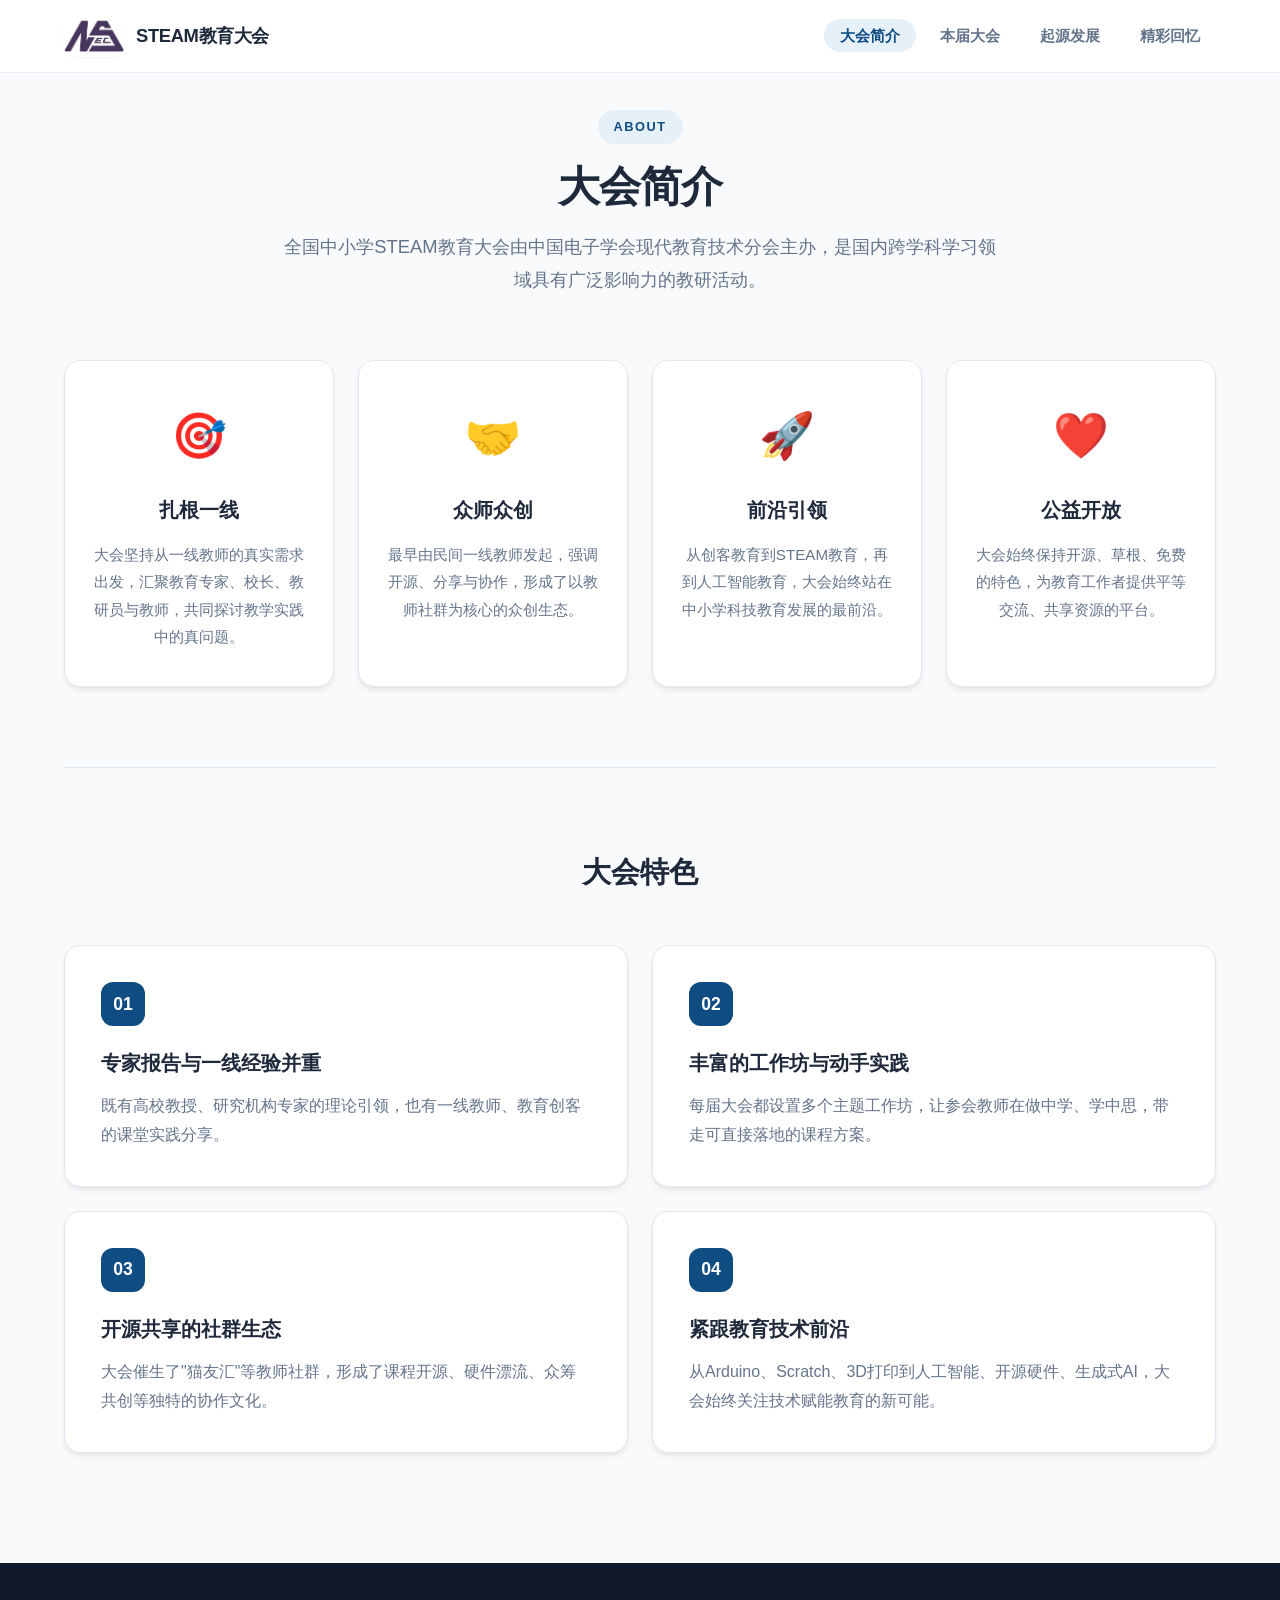
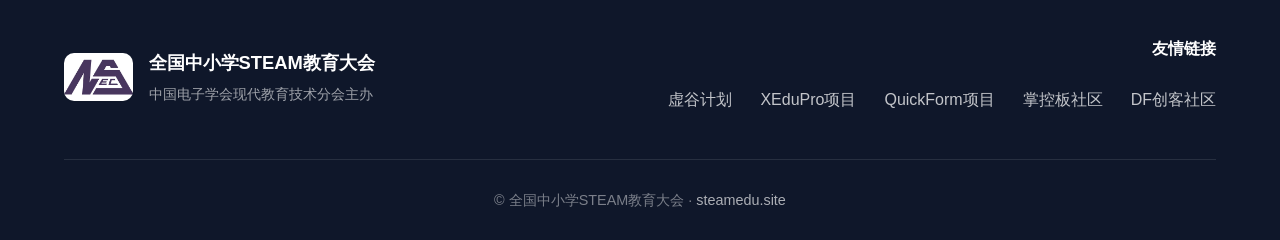
<file: about.html>
<!DOCTYPE html>
<html lang="zh-CN">
<head>
    <meta charset="UTF-8">
    <meta name="viewport" content="width=device-width, initial-scale=1.0">
    <title>大会简介 - 全国中小学STEAM教育大会</title>
    <meta name="description" content="全国中小学STEAM教育大会官方网站，介绍大会历史、历届情况及最新动态。">
    <link rel="stylesheet" href="assets/css/style.css">
</head>
<body>
    <header class="site-header">
        <div class="container">
            <a href="index.html" class="logo">
                <img src="images/logo_s.jpg" alt="全国中小学STEAM教育大会" class="logo-img">
                <span class="logo-text">STEAM教育大会</span>
            </a>
            <nav class="main-nav">
                <button class="nav-toggle" aria-label="打开菜单" aria-expanded="false">
                    <span></span>
                    <span></span>
                    <span></span>
                </button>
                <ul class="nav-list">
                    <li><a href="about.html" class="active">大会简介</a></li>
                    <li><a href="current.html">本届大会</a></li>
                    <li><a href="history.html">起源发展</a></li>
                    <li><a href="timeline.html">精彩回忆</a></li>
                </ul>
            </nav>
        </div>
    </header>

    <section id="about" class="section about">
        <div class="container">
            <div class="section-header">
                <span class="section-tag">ABOUT</span>
                <h2>大会简介</h2>
                <p>全国中小学STEAM教育大会由中国电子学会现代教育技术分会主办，是国内跨学科学习领域具有广泛影响力的教研活动。</p>
            </div>
            <div class="about-grid">
                <div class="about-card">
                    <div class="about-icon">🎯</div>
                    <h3>扎根一线</h3>
                    <p>大会坚持从一线教师的真实需求出发，汇聚教育专家、校长、教研员与教师，共同探讨教学实践中的真问题。</p>
                </div>
                <div class="about-card">
                    <div class="about-icon">🤝</div>
                    <h3>众师众创</h3>
                    <p>最早由民间一线教师发起，强调开源、分享与协作，形成了以教师社群为核心的众创生态。</p>
                </div>
                <div class="about-card">
                    <div class="about-icon">🚀</div>
                    <h3>前沿引领</h3>
                    <p>从创客教育到STEAM教育，再到人工智能教育，大会始终站在中小学科技教育发展的最前沿。</p>
                </div>
                <div class="about-card">
                    <div class="about-icon">❤️</div>
                    <h3>公益开放</h3>
                    <p>大会始终保持开源、草根、免费的特色，为教育工作者提供平等交流、共享资源的平台。</p>
                </div>
            </div>
            <div class="about-features">
                <h3 class="about-features-title">大会特色</h3>
                <div class="features-grid">

                <div class="feature-item">
                    <span class="feature-number">01</span>
                    <h3>专家报告与一线经验并重</h3>
                    <p>既有高校教授、研究机构专家的理论引领，也有一线教师、教育创客的课堂实践分享。</p>
                </div>
                <div class="feature-item">
                    <span class="feature-number">02</span>
                    <h3>丰富的工作坊与动手实践</h3>
                    <p>每届大会都设置多个主题工作坊，让参会教师在做中学、学中思，带走可直接落地的课程方案。</p>
                </div>
                <div class="feature-item">
                    <span class="feature-number">03</span>
                    <h3>开源共享的社群生态</h3>
                    <p>大会催生了"猫友汇"等教师社群，形成了课程开源、硬件漂流、众筹共创等独特的协作文化。</p>
                </div>
                <div class="feature-item">
                    <span class="feature-number">04</span>
                    <h3>紧跟教育技术前沿</h3>
                    <p>从Arduino、Scratch、3D打印到人工智能、开源硬件、生成式AI，大会始终关注技术赋能教育的新可能。</p>
                </div>
                            </div>
            </div>
        </div>
    </section>


    <footer class="site-footer">
        <div class="container">
            <div class="footer-content">
                <div class="footer-brand">
                    <img src="images/logo_s.jpg" alt="全国中小学STEAM教育大会" class="logo-img">
                    <div>
                        <strong>全国中小学STEAM教育大会</strong>
                        <p>中国电子学会现代教育技术分会主办</p>
                    </div>
                </div>
                <div class="footer-links">
                    <h4>友情链接</h4>
                    <div class="friend-links">
                        <a href="https://www.vvplan.cn/" target="_blank" rel="noopener">虚谷计划</a>
                        <a href="https://xedupro.cn/" target="_blank" rel="noopener">XEduPro项目</a>
                        <a href="https://quickform.cc/" target="_blank" rel="noopener">QuickForm项目</a>
                        <a href="https://mpython.cn/" target="_blank" rel="noopener">掌控板社区</a>
                        <a href="https://mc.dfrobot.com.cn/" target="_blank" rel="noopener">DF创客社区</a>
                    </div>
                </div>
            </div>
            <div class="footer-bottom">
                <p>&copy; 全国中小学STEAM教育大会 · <a href="https://steamedu.site">steamedu.site</a></p>
            </div>
        </div>
    </footer>

    <script src="assets/js/main.js"></script>
</body>
</html>
</file>
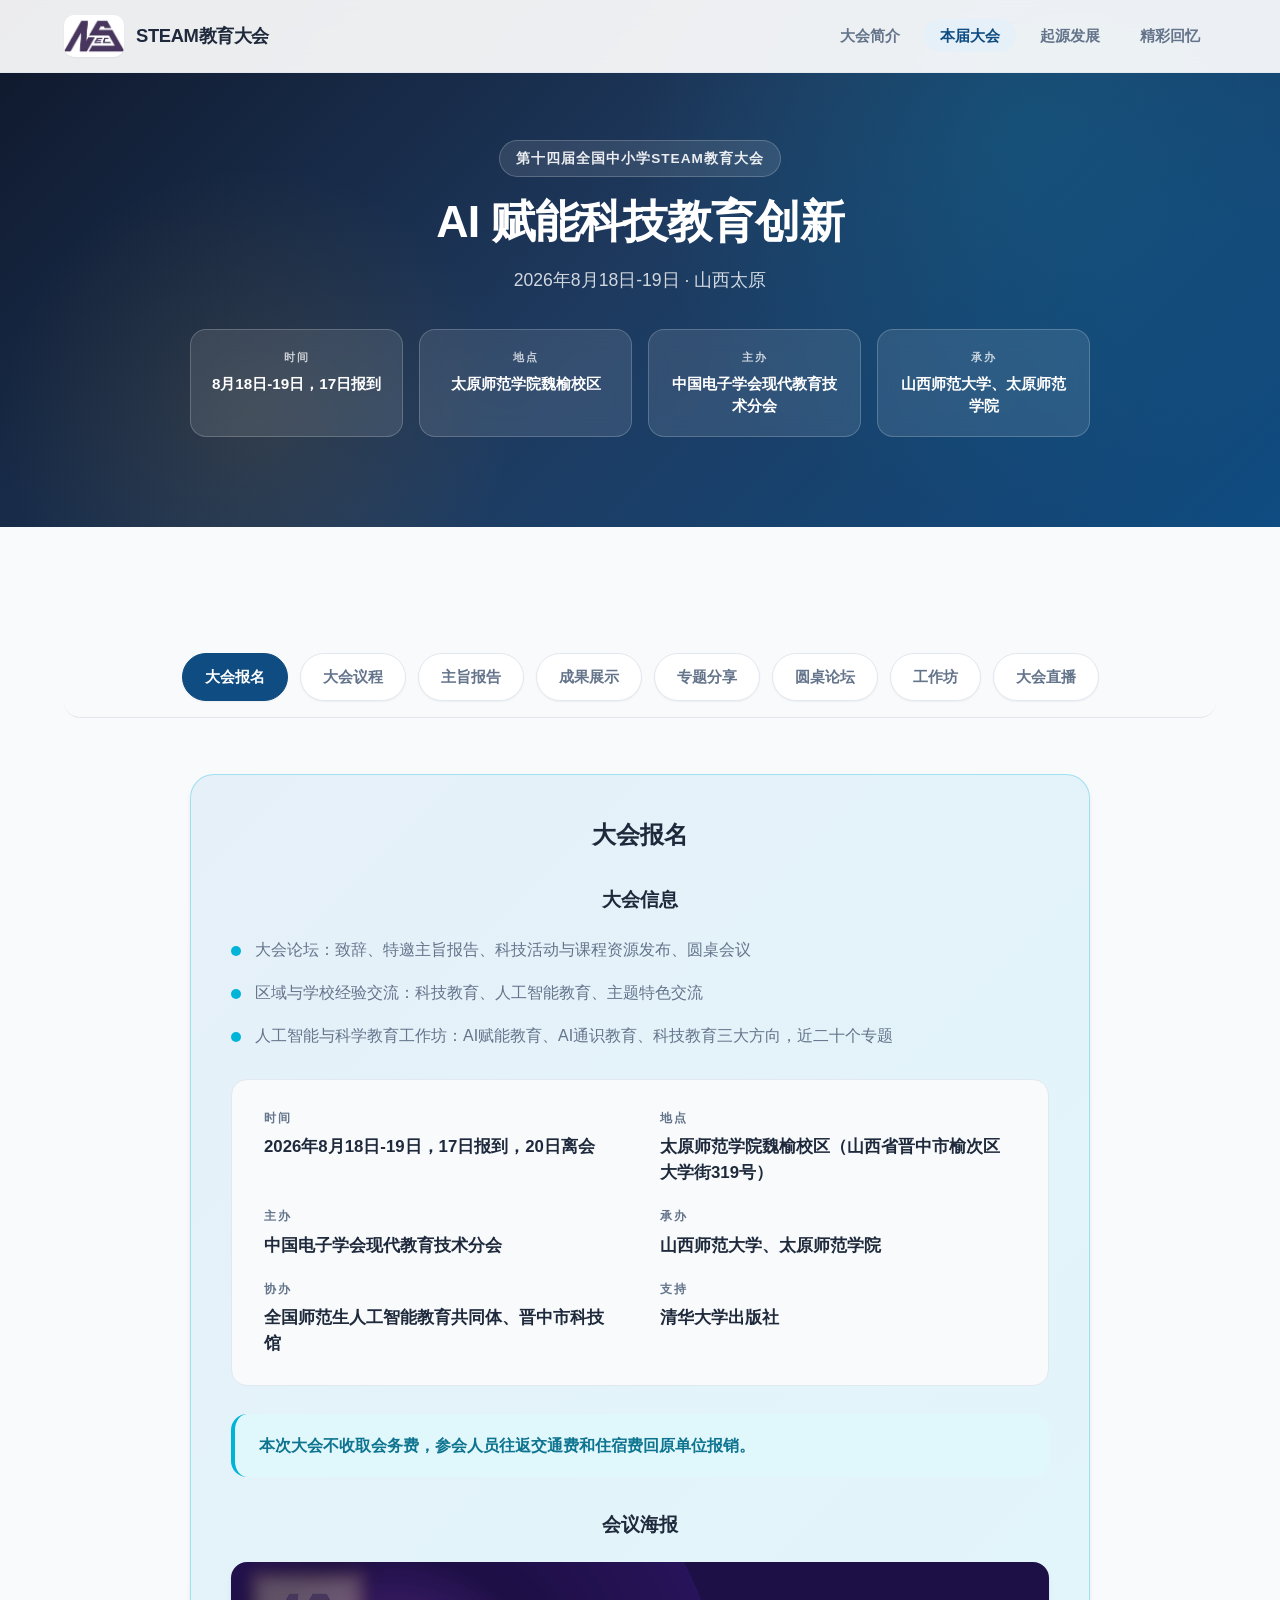
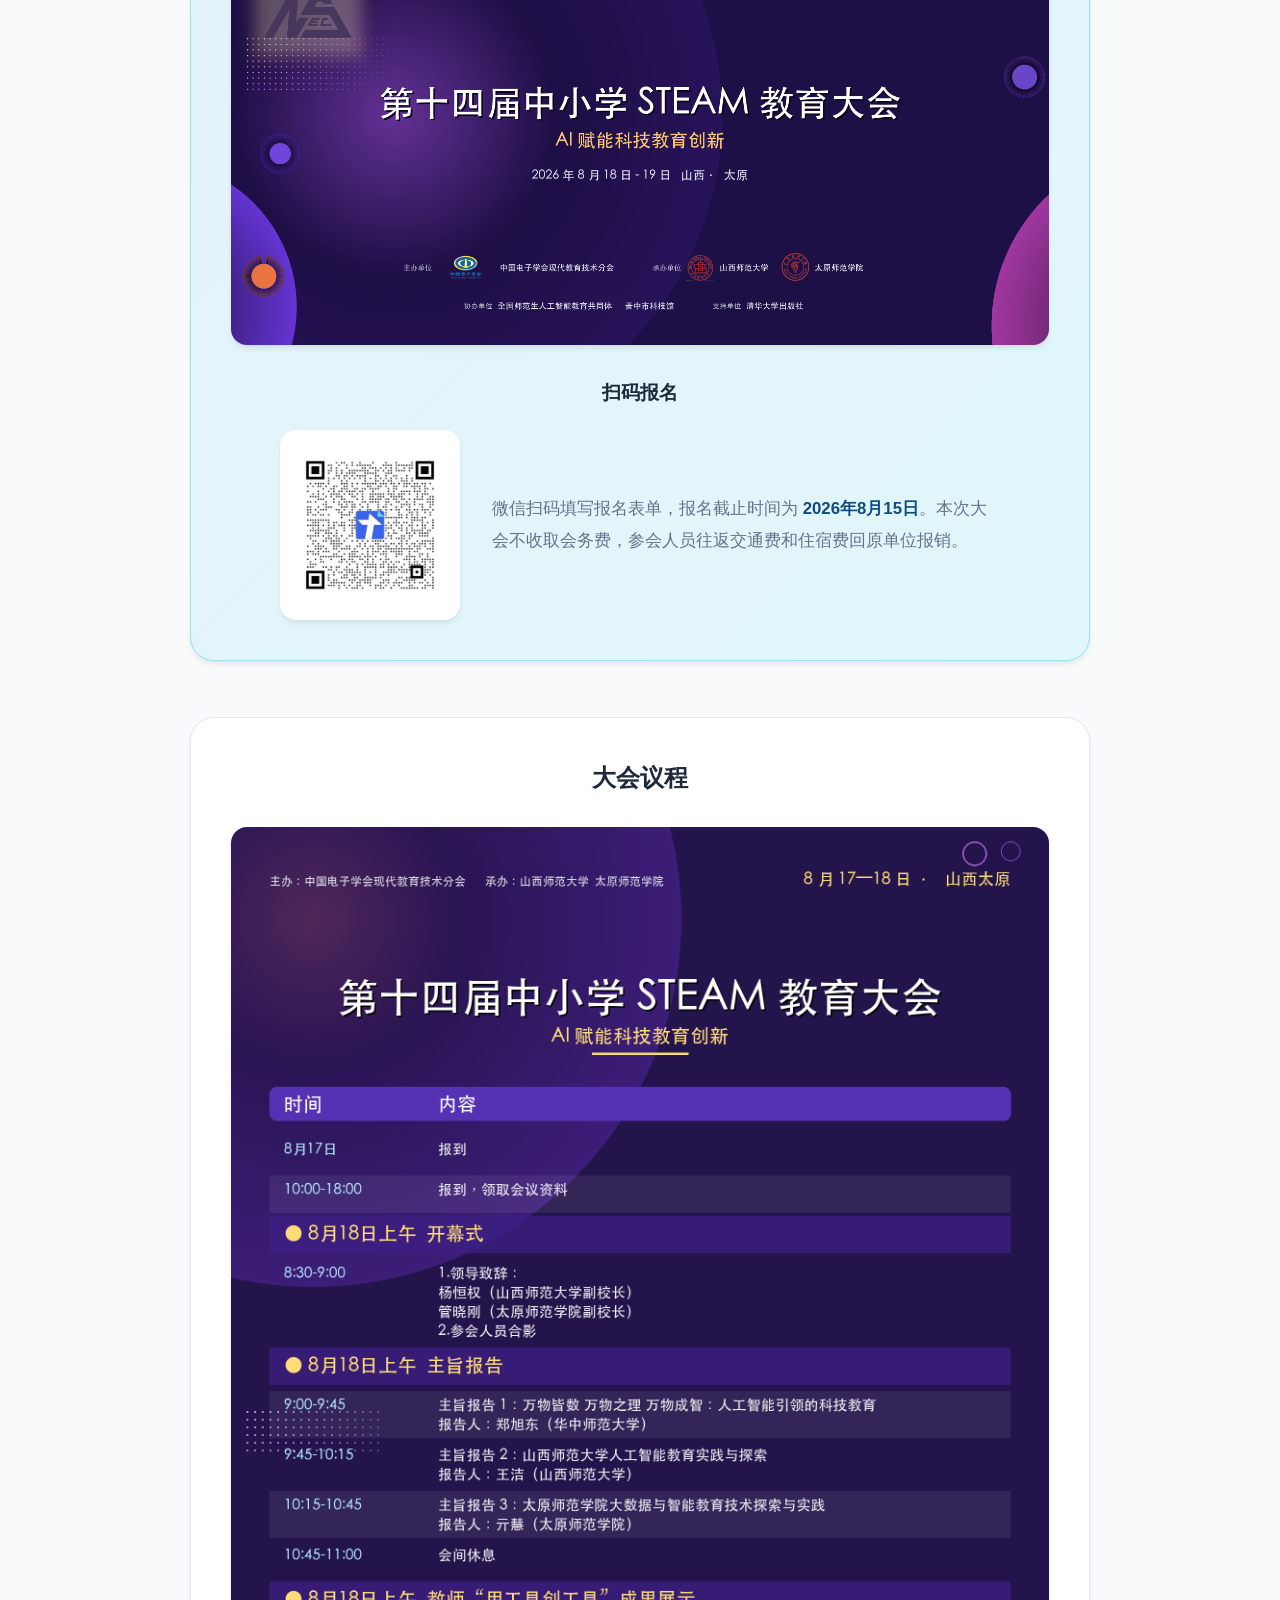
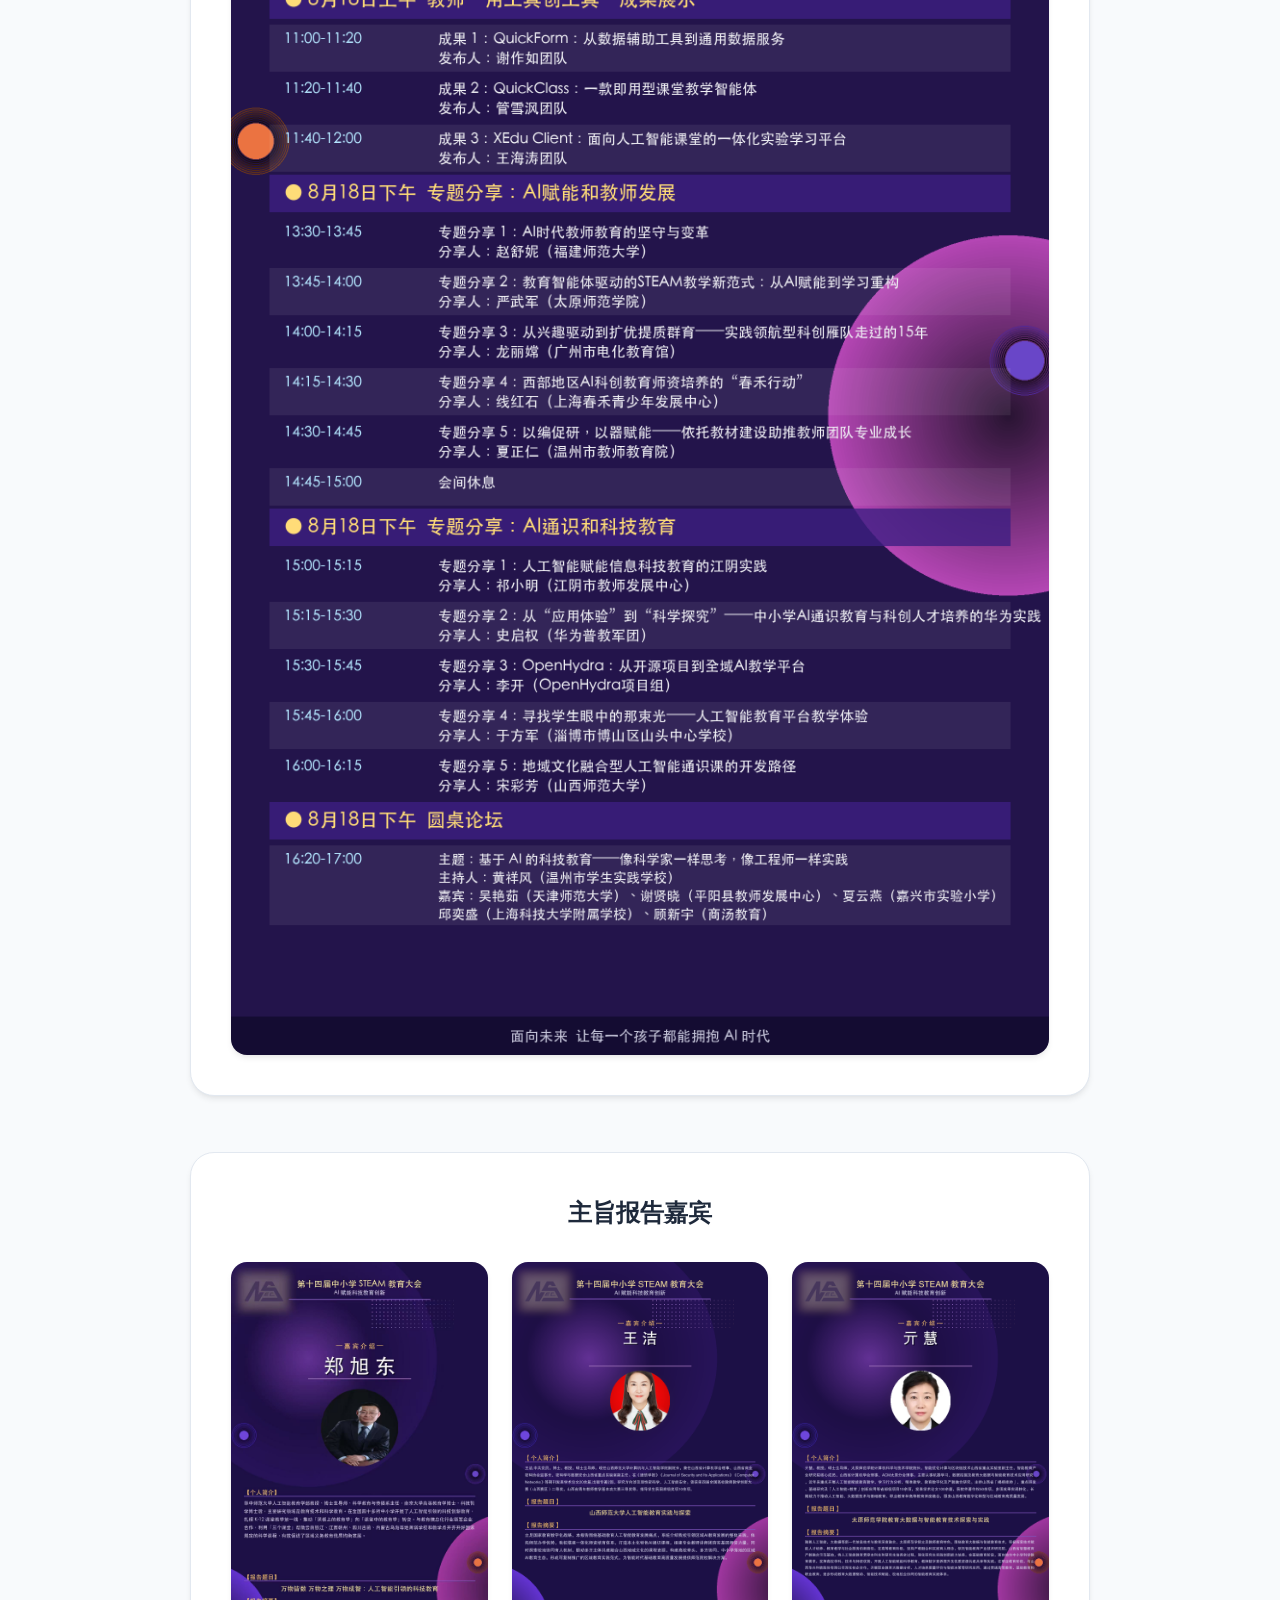
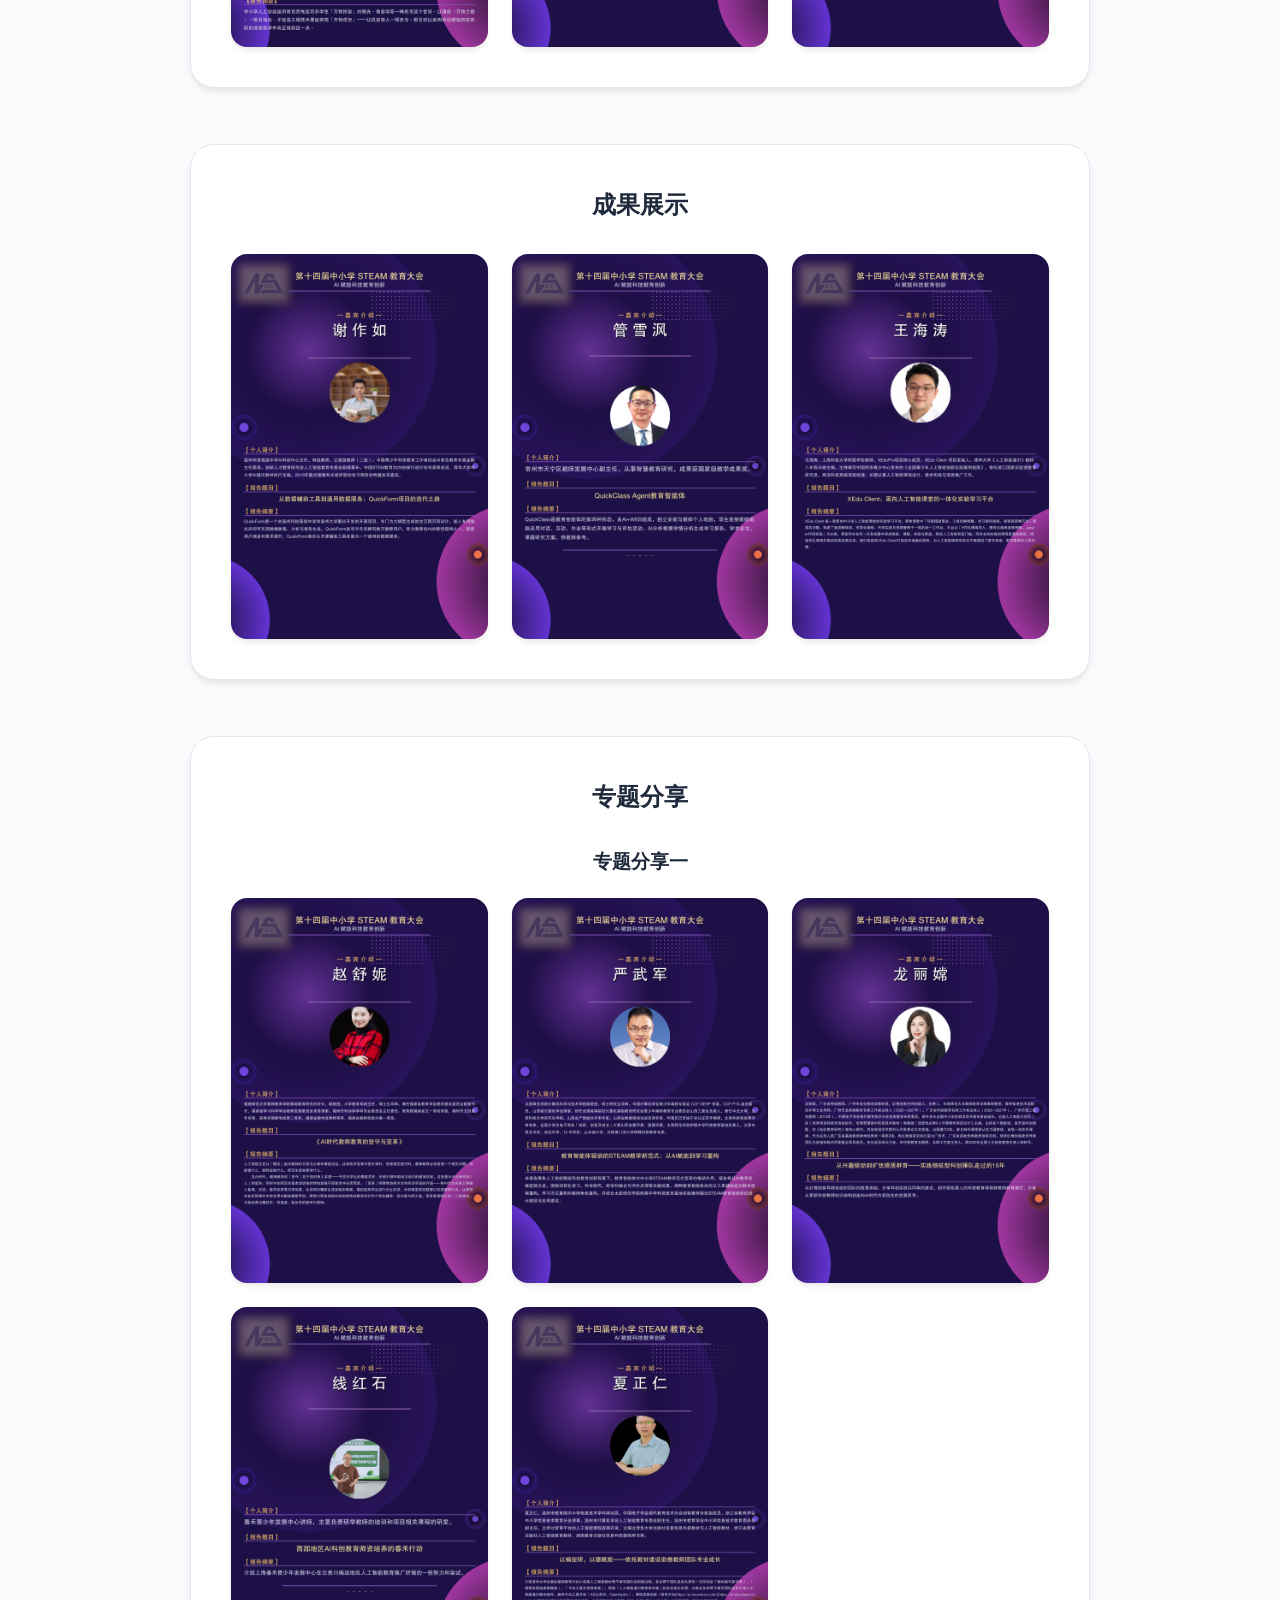
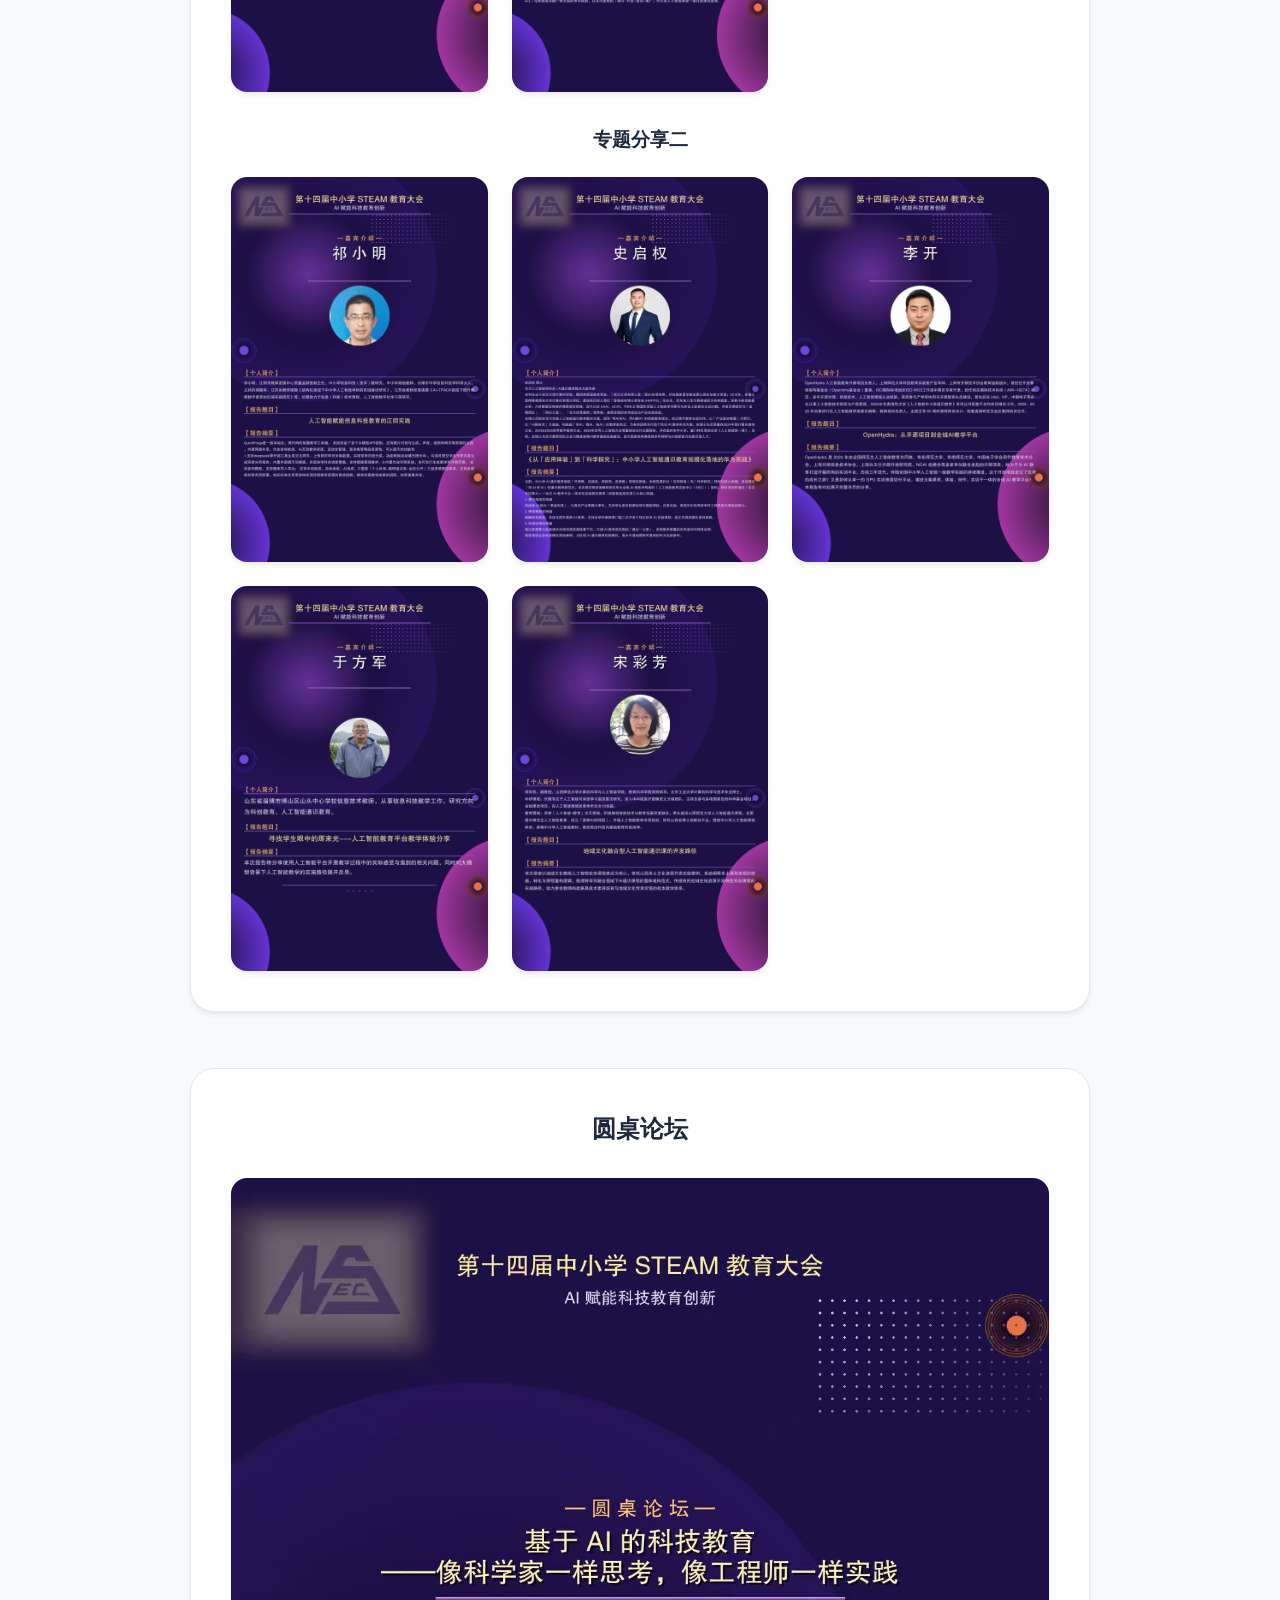
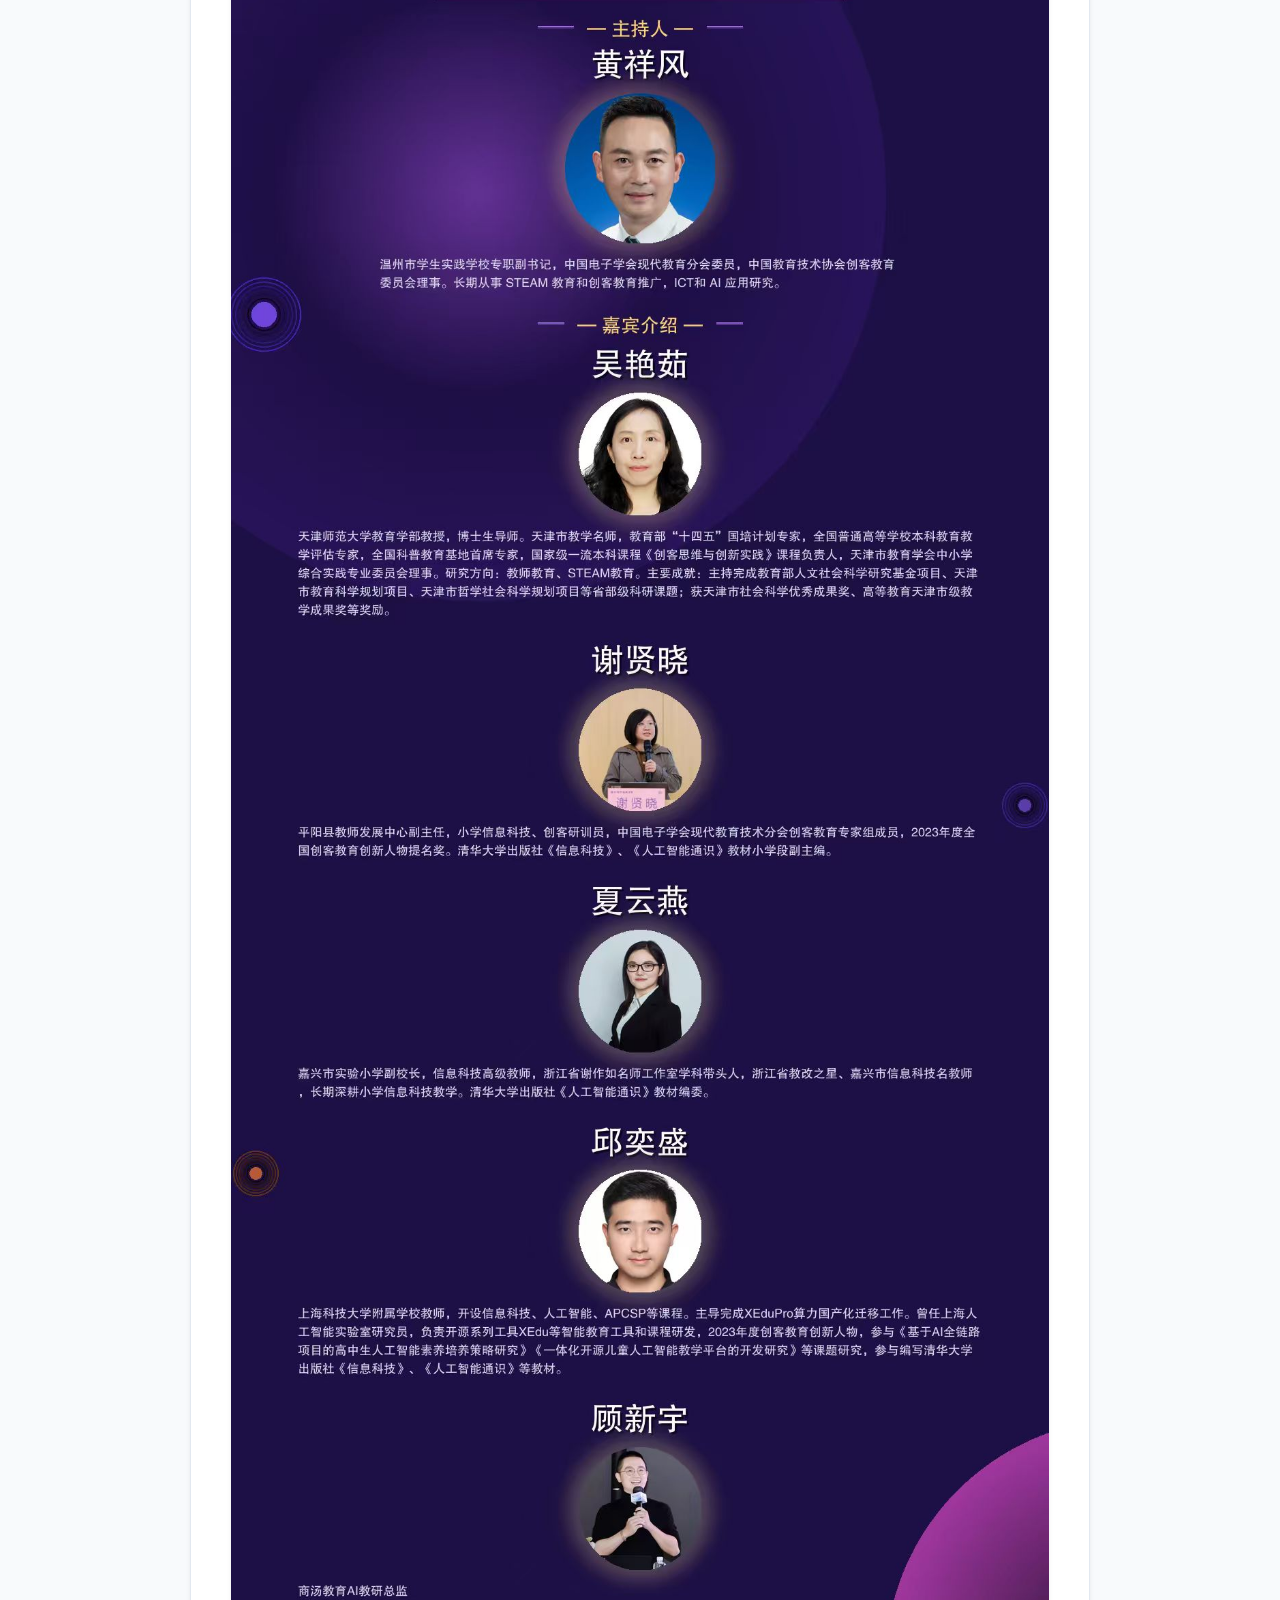
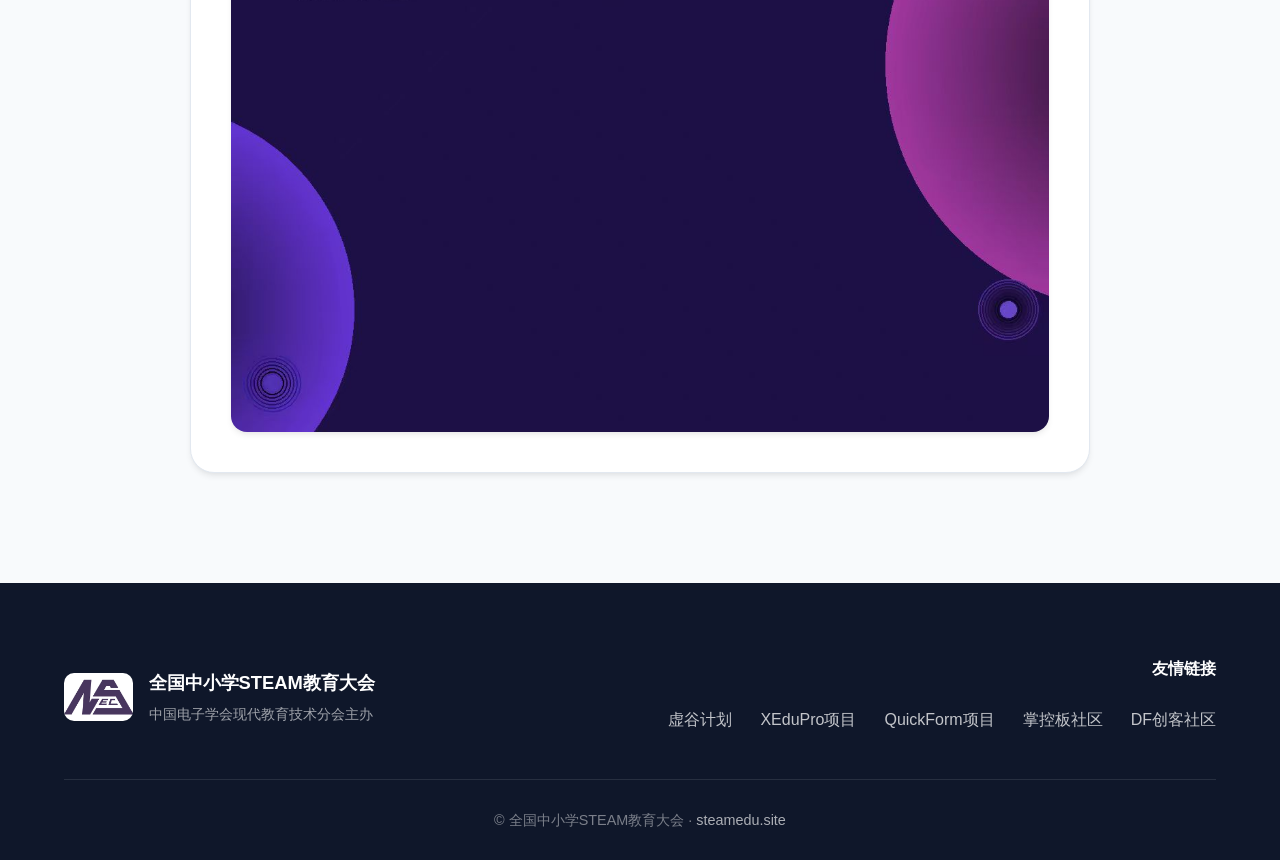
<file: current.html>
<!DOCTYPE html>
<html lang="zh-CN">
<head>
    <meta charset="UTF-8">
    <meta name="viewport" content="width=device-width, initial-scale=1.0">
    <title>本届大会 - 全国中小学STEAM教育大会</title>
    <meta name="description" content="全国中小学STEAM教育大会官方网站，介绍大会历史、历届情况及最新动态。">
    <link rel="stylesheet" href="assets/css/style.css">
</head>
<body>
    <header class="site-header">
        <div class="container">
            <a href="index.html" class="logo">
                <img src="images/logo_s.jpg" alt="全国中小学STEAM教育大会" class="logo-img">
                <span class="logo-text">STEAM教育大会</span>
            </a>
            <nav class="main-nav">
                <button class="nav-toggle" aria-label="打开菜单" aria-expanded="false">
                    <span></span>
                    <span></span>
                    <span></span>
                </button>
                <ul class="nav-list">
                    <li><a href="about.html">大会简介</a></li>
                    <li><a href="current.html" class="active">本届大会</a></li>
                    <li><a href="history.html">起源发展</a></li>
                    <li><a href="timeline.html">精彩回忆</a></li>
                </ul>
            </nav>
        </div>
    </header>

    <section class="page-hero page-hero-current">
        <div class="container">
            <p class="page-hero-subtitle">第十四届全国中小学STEAM教育大会</p>
            <h1>AI 赋能科技教育创新</h1>
            <p class="page-hero-description">2026年8月18日-19日 · 山西太原</p>
            <div class="hero-meta">
                <div class="hero-meta-item">
                    <span class="hero-meta-label">时间</span>
                    <span class="hero-meta-value">8月18日-19日，17日报到</span>
                </div>
                <div class="hero-meta-item">
                    <span class="hero-meta-label">地点</span>
                    <span class="hero-meta-value">太原师范学院魏榆校区</span>
                </div>
                <div class="hero-meta-item">
                    <span class="hero-meta-label">主办</span>
                    <span class="hero-meta-value">中国电子学会现代教育技术分会</span>
                </div>
                <div class="hero-meta-item">
                    <span class="hero-meta-label">承办</span>
                    <span class="hero-meta-value">山西师范大学、太原师范学院</span>
                </div>
            </div>
        </div>
    </section>

    <section id="current" class="section current-section">
        <div class="container">
            <nav class="quick-nav" aria-label="本届大会快速导航">
                <a href="#register" class="quick-nav-link active">大会报名</a>
                <a href="#agenda" class="quick-nav-link">大会议程</a>
                <a href="#speakers" class="quick-nav-link">主旨报告</a>
                <a href="#showcase" class="quick-nav-link">成果展示</a>
                <a href="#topics" class="quick-nav-link">专题分享</a>
                <a href="#roundtable" class="quick-nav-link">圆桌论坛</a>
                <a href="workshop/2026/index.html" class="quick-nav-link">工作坊</a>
                <a href="images/2026/video_online.jpg" class="quick-nav-link" target="_blank" rel="noopener">大会直播</a>
            </nav>

            <div id="register" class="current-gallery registration-card">
                <h3>大会报名</h3>
                <h4>大会信息</h4>
                <ul>
                    <li>大会论坛：致辞、特邀主旨报告、科技活动与课程资源发布、圆桌会议</li>
                    <li>区域与学校经验交流：科技教育、人工智能教育、主题特色交流</li>
                    <li>人工智能与科学教育工作坊：AI赋能教育、AI通识教育、科技教育三大方向，近二十个专题</li>
                </ul>
                <div class="current-meta-detail">
                    <div class="current-meta-item">
                        <span class="current-label">时间</span>
                        <span class="current-value">2026年8月18日-19日，17日报到，20日离会</span>
                    </div>
                    <div class="current-meta-item">
                        <span class="current-label">地点</span>
                        <span class="current-value">太原师范学院魏榆校区（山西省晋中市榆次区大学街319号）</span>
                    </div>
                    <div class="current-meta-item">
                        <span class="current-label">主办</span>
                        <span class="current-value">中国电子学会现代教育技术分会</span>
                    </div>
                    <div class="current-meta-item">
                        <span class="current-label">承办</span>
                        <span class="current-value">山西师范大学、太原师范学院</span>
                    </div>
                    <div class="current-meta-item">
                        <span class="current-label">协办</span>
                        <span class="current-value">全国师范生人工智能教育共同体、晋中市科技馆</span>
                    </div>
                    <div class="current-meta-item">
                        <span class="current-label">支持</span>
                        <span class="current-value">清华大学出版社</span>
                    </div>
                </div>
                <p class="current-note">本次大会不收取会务费，参会人员往返交通费和住宿费回原单位报销。</p>

                <h4>会议海报</h4>
                <img src="images/2026/会议背景.png" alt="第十四届中小学STEAM教育大会会议海报">

                <h4>扫码报名</h4>
                <div class="registration-content">
                    <img src="images/2026/qrcode.jpg" alt="第十四届中小学STEAM教育大会报名二维码">
                    <p>微信扫码填写报名表单，报名截止时间为 <strong>2026年8月15日</strong>。本次大会不收取会务费，参会人员往返交通费和住宿费回原单位报销。</p>
                </div>
            </div>

            <div id="agenda" class="current-gallery">
                <h3>大会议程</h3>
                <img src="images/2026/议程.png" alt="第十四届中小学STEAM教育大会议程安排">
            </div>

            <div id="speakers" class="current-gallery">
                <h3>主旨报告嘉宾</h3>
                <div class="speaker-grid">
                    <img src="images/2026/主旨报告1.jpg" alt="郑旭东：万物皆数 万物之理 万物成智：人工智能引领的科技教育">
                    <img src="images/2026/主旨报告2.png" alt="王洁：山西师范大学人工智能教育实践与探索">
                    <img src="images/2026/主旨报告3.png" alt="亓慧：太原师范学院教育大数据与智能教育技术探索与实践">
                </div>
            </div>

            <div id="showcase" class="current-gallery">
                <h3>成果展示</h3>
                <div class="speaker-grid">
                    <img src="images/2026/成果展示-1-谢作如.png" alt="成果展示：谢作如">
                    <img src="images/2026/成果展示-2-管雪沨.png" alt="成果展示：管雪沨">
                    <img src="images/2026/成果展示-3-王海涛.png" alt="成果展示：王海涛">
                </div>
            </div>

            <div id="topics" class="current-gallery">
                <h3>专题分享</h3>
                <h4>专题分享一</h4>
                <div class="speaker-grid">
                    <img src="images/2026/专题分享1-1-赵舒妮.png" alt="专题分享一：赵舒妮">
                    <img src="images/2026/专题分享1-2-严武军.png" alt="专题分享一：严武军">
                    <img src="images/2026/专题分享1-3-龙丽嫦.png" alt="专题分享一：龙丽嫦">
                    <img src="images/2026/专题分享1-4-线红石.png" alt="专题分享一：线红石">
                    <img src="images/2026/专题分享1-5-夏正仁.png" alt="专题分享一：夏正仁">
                </div>
                <h4>专题分享二</h4>
                <div class="speaker-grid">
                    <img src="images/2026/专题分享2-1-祁小明.png" alt="专题分享二：祁小明">
                    <img src="images/2026/专题分享2-2-史启权.png" alt="专题分享二：史启权">
                    <img src="images/2026/专题分享2-3-李开.png" alt="专题分享二：李开">
                    <img src="images/2026/专题分享2-4-于方军.png" alt="专题分享二：于方军">
                    <img src="images/2026/专题分享2-5-宋彩芳.png" alt="专题分享二：宋彩芳">
                </div>
            </div>

            <div id="roundtable" class="current-gallery">
                <h3>圆桌论坛</h3>
                <img src="images/2026/圆桌论坛.jpg" alt="第十四届中小学STEAM教育大会圆桌论坛">
            </div>
        </div>
    </section>


    <footer class="site-footer">
        <div class="container">
            <div class="footer-content">
                <div class="footer-brand">
                    <img src="images/logo_s.jpg" alt="全国中小学STEAM教育大会" class="logo-img">
                    <div>
                        <strong>全国中小学STEAM教育大会</strong>
                        <p>中国电子学会现代教育技术分会主办</p>
                    </div>
                </div>
                <div class="footer-links">
                    <h4>友情链接</h4>
                    <div class="friend-links">
                        <a href="https://www.vvplan.cn/" target="_blank" rel="noopener">虚谷计划</a>
                        <a href="https://xedupro.cn/" target="_blank" rel="noopener">XEduPro项目</a>
                        <a href="https://quickform.cc/" target="_blank" rel="noopener">QuickForm项目</a>
                        <a href="https://mpython.cn/" target="_blank" rel="noopener">掌控板社区</a>
                        <a href="https://mc.dfrobot.com.cn/" target="_blank" rel="noopener">DF创客社区</a>
                    </div>
                </div>
            </div>
            <div class="footer-bottom">
                <p>&copy; 全国中小学STEAM教育大会 · <a href="https://steamedu.site">steamedu.site</a></p>
            </div>
        </div>
    </footer>

    <script src="assets/js/main.js"></script>
</body>
</html>
</file>
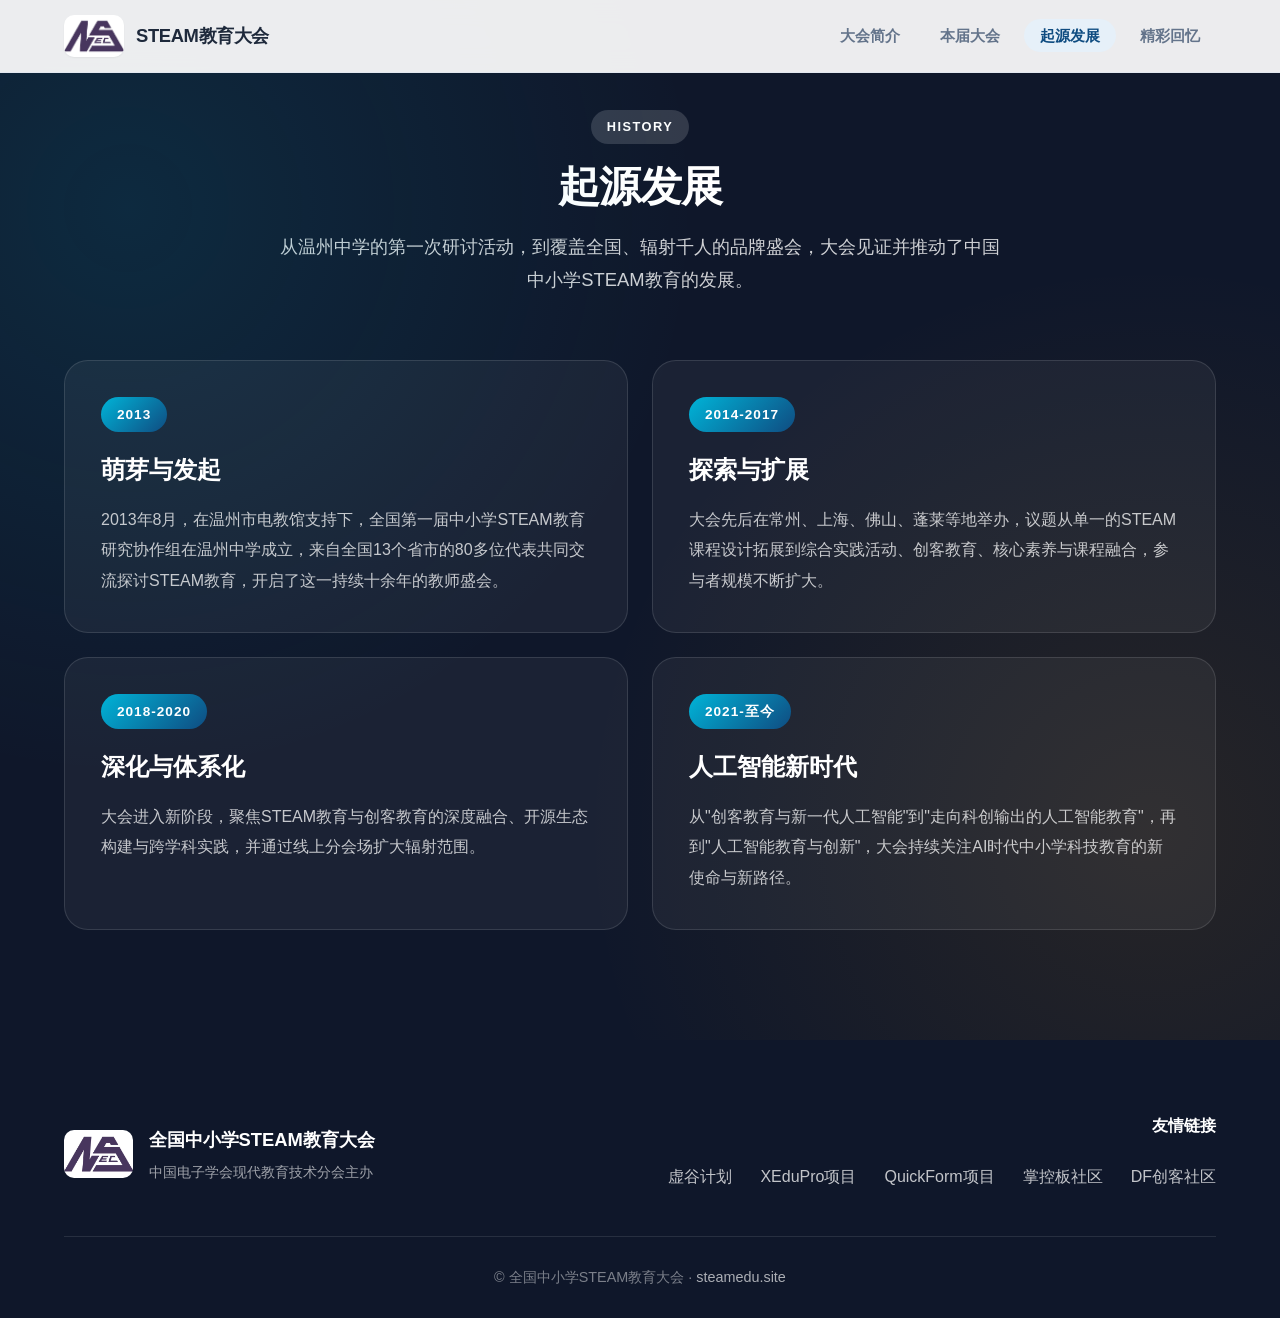
<file: history.html>
<!DOCTYPE html>
<html lang="zh-CN">
<head>
    <meta charset="UTF-8">
    <meta name="viewport" content="width=device-width, initial-scale=1.0">
    <title>起源发展 - 全国中小学STEAM教育大会</title>
    <meta name="description" content="全国中小学STEAM教育大会官方网站，介绍大会历史、历届情况及最新动态。">
    <link rel="stylesheet" href="assets/css/style.css">
</head>
<body>
    <header class="site-header">
        <div class="container">
            <a href="index.html" class="logo">
                <img src="images/logo_s.jpg" alt="全国中小学STEAM教育大会" class="logo-img">
                <span class="logo-text">STEAM教育大会</span>
            </a>
            <nav class="main-nav">
                <button class="nav-toggle" aria-label="打开菜单" aria-expanded="false">
                    <span></span>
                    <span></span>
                    <span></span>
                </button>
                <ul class="nav-list">
                    <li><a href="about.html">大会简介</a></li>
                    <li><a href="current.html">本届大会</a></li>
                    <li><a href="history.html" class="active">起源发展</a></li>
                    <li><a href="timeline.html">精彩回忆</a></li>
                </ul>
            </nav>
        </div>
    </header>

    <section id="history" class="section history">
        <div class="container">
            <div class="section-header light">
                <span class="section-tag">HISTORY</span>
                <h2>起源发展</h2>
                <p>从温州中学的第一次研讨活动，到覆盖全国、辐射千人的品牌盛会，大会见证并推动了中国中小学STEAM教育的发展。</p>
            </div>
            <div class="history-content">
                <div class="history-phase">
                    <span class="phase-year">2013</span>
                    <div class="phase-body">
                        <h3>萌芽与发起</h3>
                        <p>2013年8月，在温州市电教馆支持下，全国第一届中小学STEAM教育研究协作组在温州中学成立，来自全国13个省市的80多位代表共同交流探讨STEAM教育，开启了这一持续十余年的教师盛会。</p>
                    </div>
                </div>
                <div class="history-phase">
                    <span class="phase-year">2014-2017</span>
                    <div class="phase-body">
                        <h3>探索与扩展</h3>
                        <p>大会先后在常州、上海、佛山、蓬莱等地举办，议题从单一的STEAM课程设计拓展到综合实践活动、创客教育、核心素养与课程融合，参与者规模不断扩大。</p>
                    </div>
                </div>
                <div class="history-phase">
                    <span class="phase-year">2018-2020</span>
                    <div class="phase-body">
                        <h3>深化与体系化</h3>
                        <p>大会进入新阶段，聚焦STEAM教育与创客教育的深度融合、开源生态构建与跨学科实践，并通过线上分会场扩大辐射范围。</p>
                    </div>
                </div>
                <div class="history-phase">
                    <span class="phase-year">2021-至今</span>
                    <div class="phase-body">
                        <h3>人工智能新时代</h3>
                        <p>从"创客教育与新一代人工智能"到"走向科创输出的人工智能教育"，再到"人工智能教育与创新"，大会持续关注AI时代中小学科技教育的新使命与新路径。</p>
                    </div>
                </div>
            </div>
        </div>
    </section>


    <footer class="site-footer">
        <div class="container">
            <div class="footer-content">
                <div class="footer-brand">
                    <img src="images/logo_s.jpg" alt="全国中小学STEAM教育大会" class="logo-img">
                    <div>
                        <strong>全国中小学STEAM教育大会</strong>
                        <p>中国电子学会现代教育技术分会主办</p>
                    </div>
                </div>
                <div class="footer-links">
                    <h4>友情链接</h4>
                    <div class="friend-links">
                        <a href="https://www.vvplan.cn/" target="_blank" rel="noopener">虚谷计划</a>
                        <a href="https://xedupro.cn/" target="_blank" rel="noopener">XEduPro项目</a>
                        <a href="https://quickform.cc/" target="_blank" rel="noopener">QuickForm项目</a>
                        <a href="https://mpython.cn/" target="_blank" rel="noopener">掌控板社区</a>
                        <a href="https://mc.dfrobot.com.cn/" target="_blank" rel="noopener">DF创客社区</a>
                    </div>
                </div>
            </div>
            <div class="footer-bottom">
                <p>&copy; 全国中小学STEAM教育大会 · <a href="https://steamedu.site">steamedu.site</a></p>
            </div>
        </div>
    </footer>

    <script src="assets/js/main.js"></script>
</body>
</html>
</file>
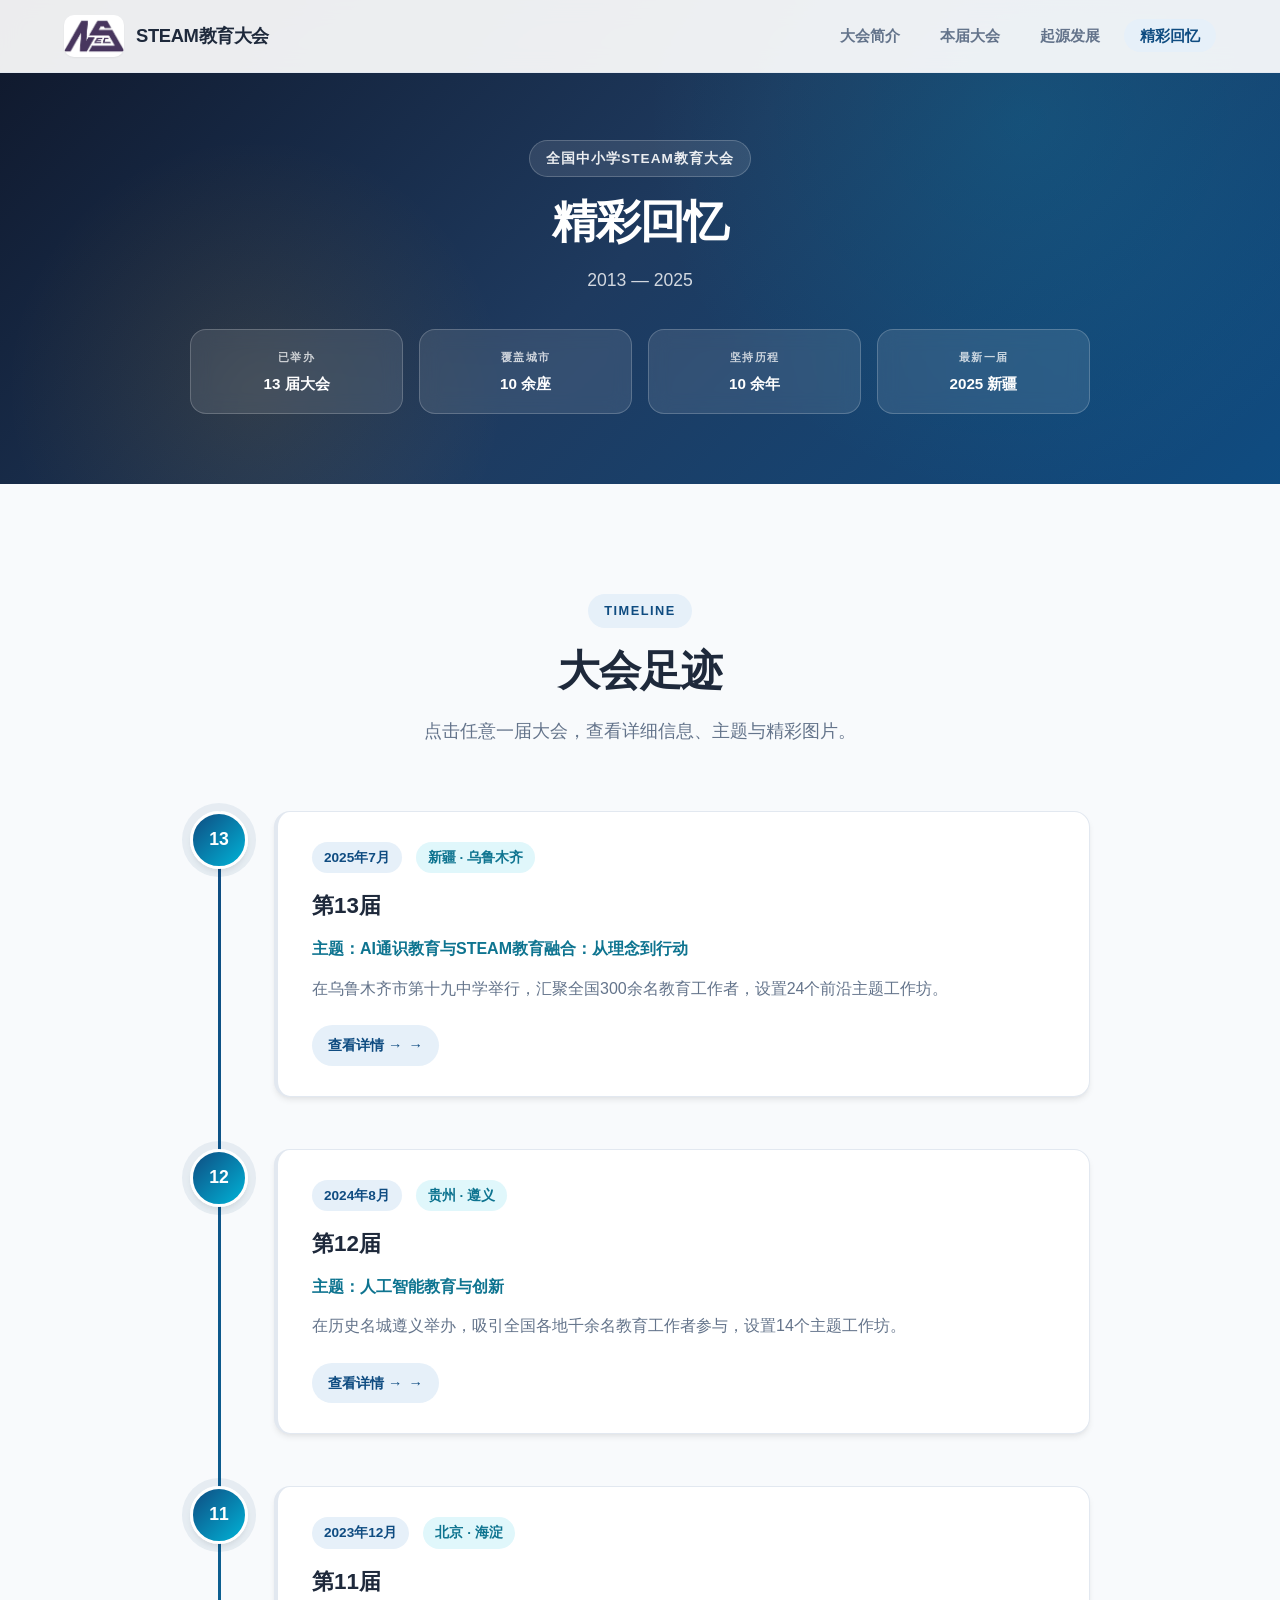
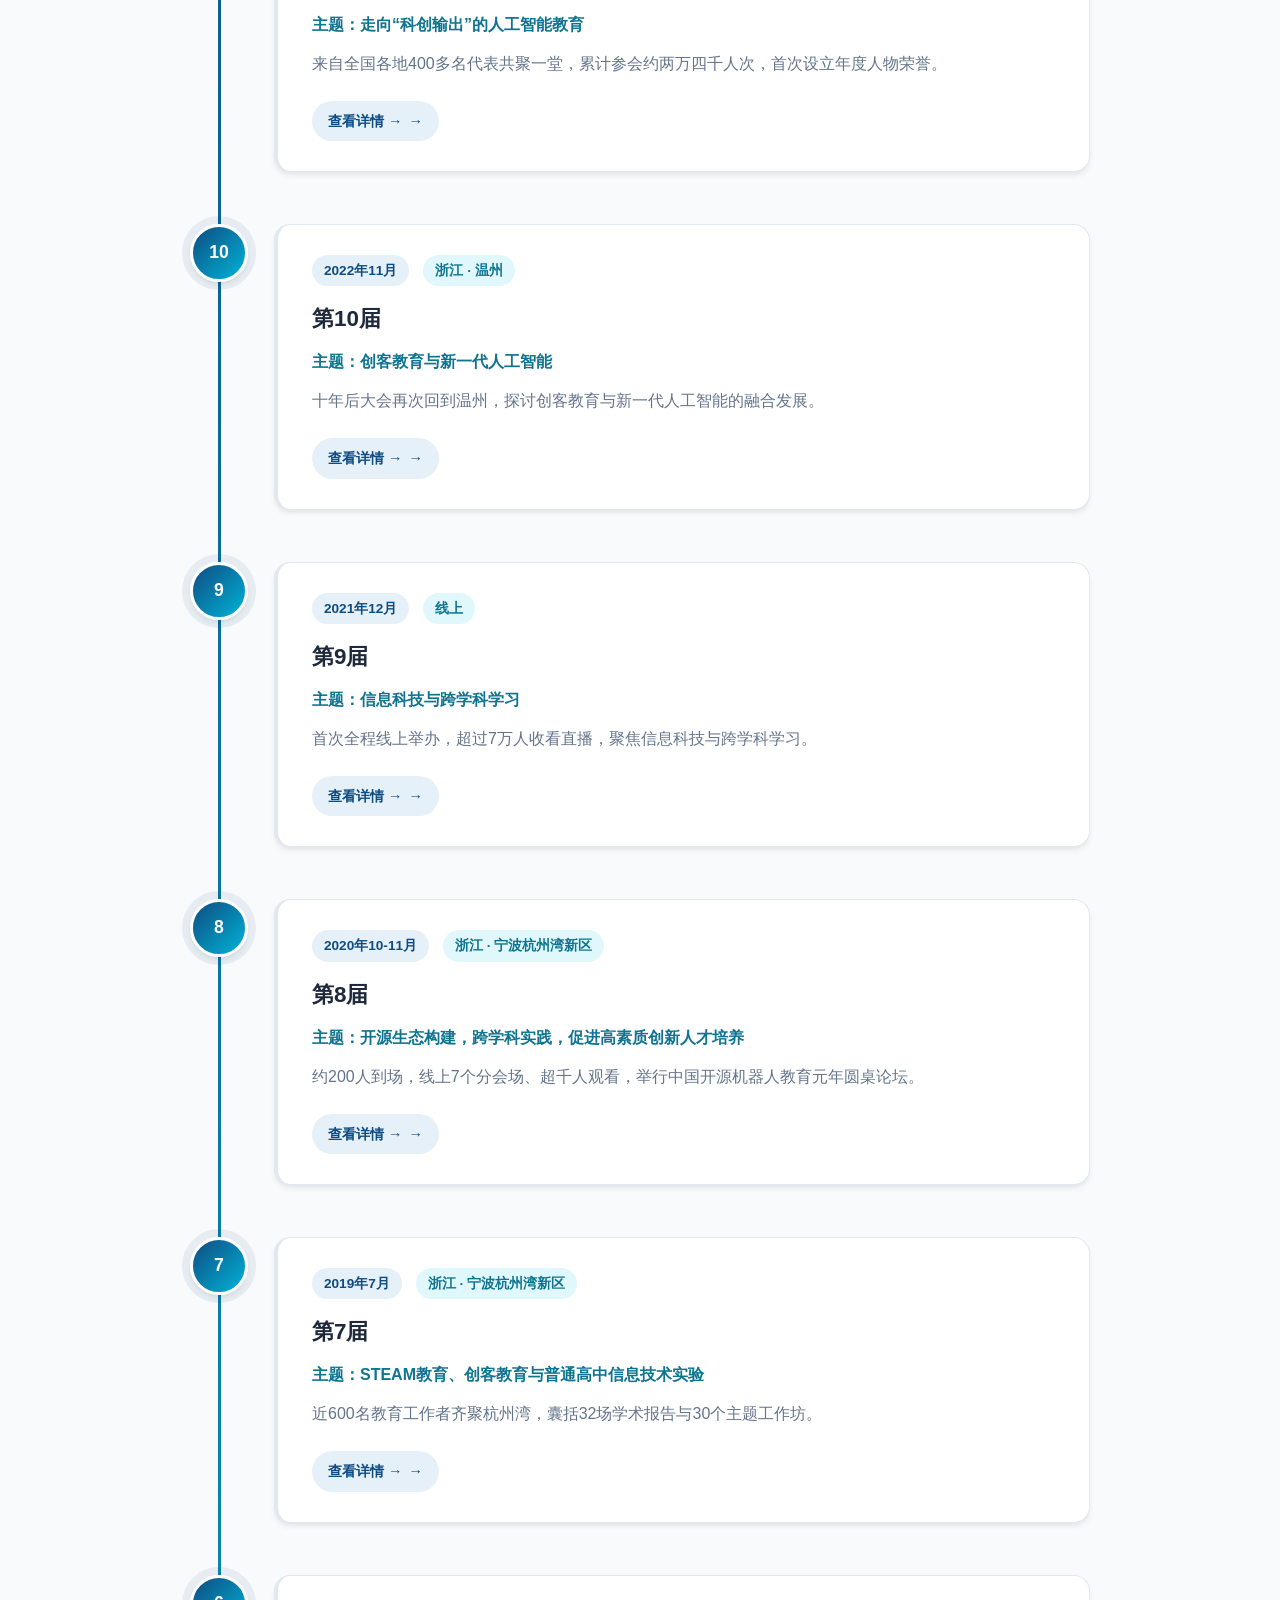
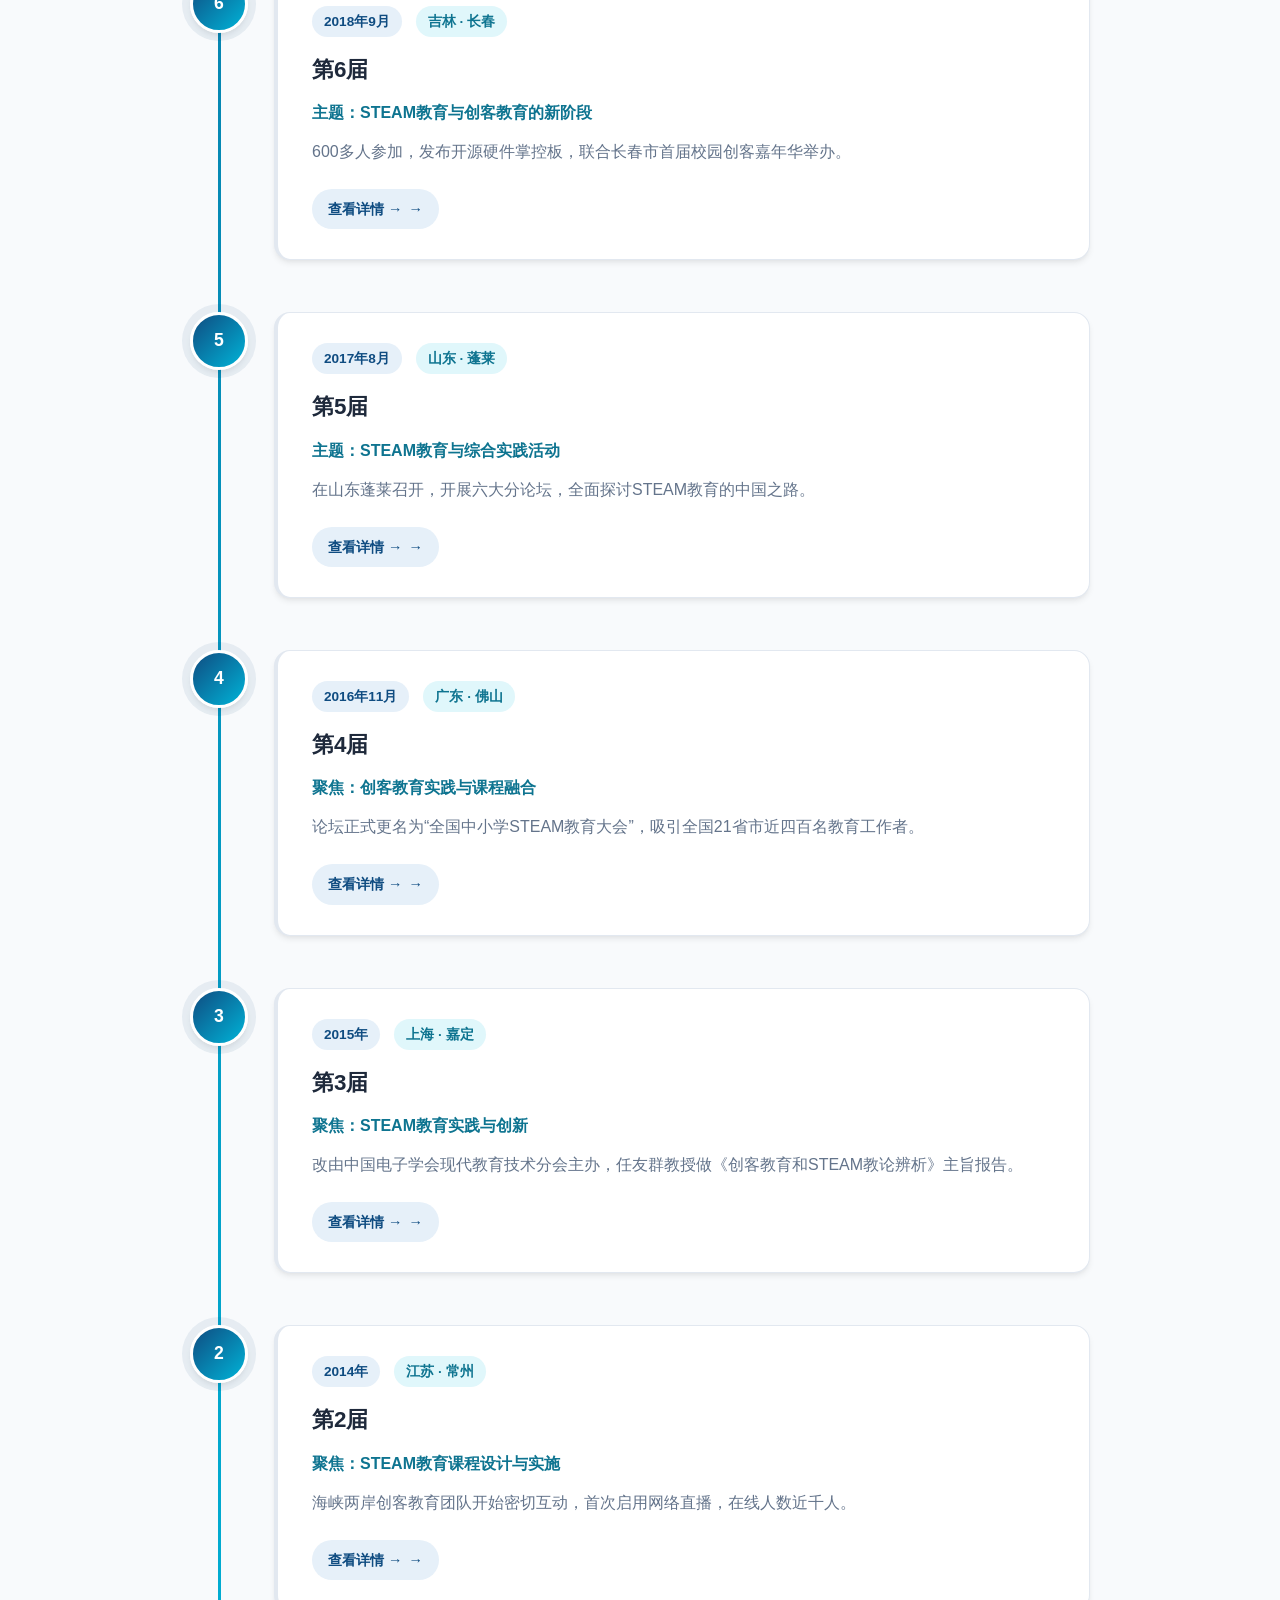
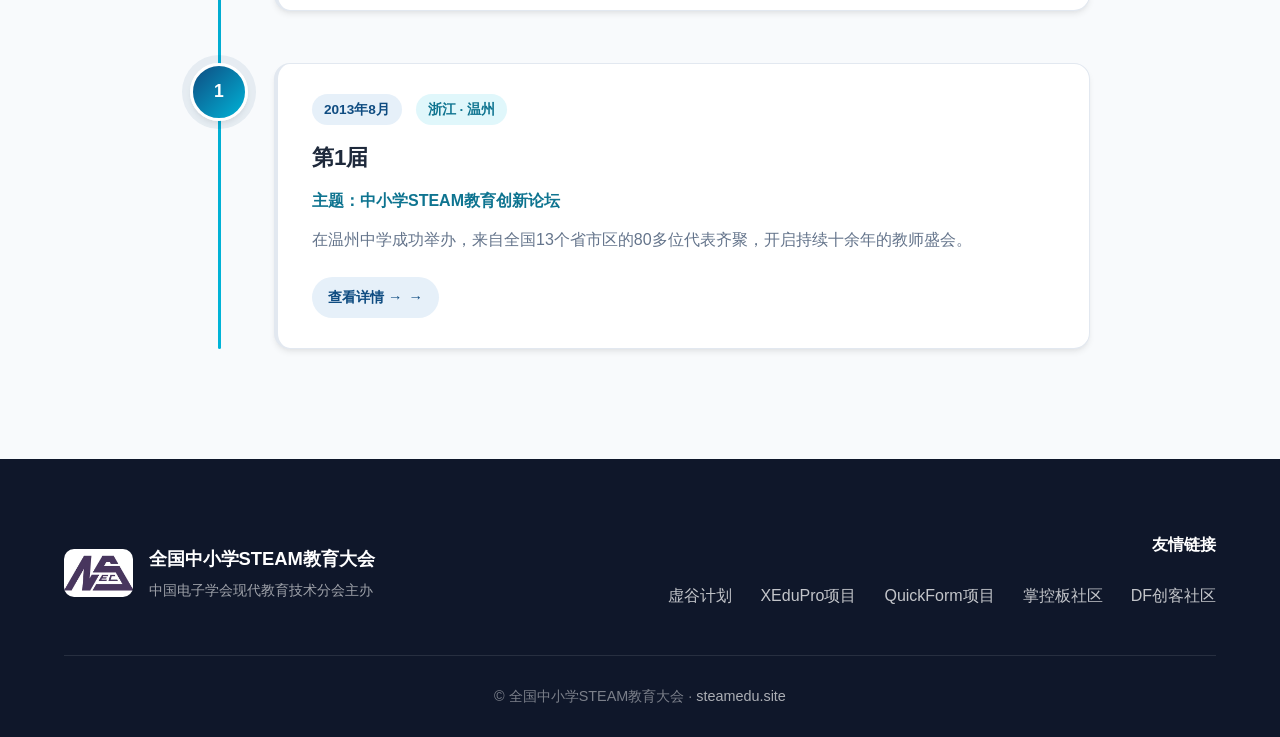
<file: timeline.html>
<!DOCTYPE html>
<html lang="zh-CN">
<head>
    <meta charset="UTF-8">
    <meta name="viewport" content="width=device-width, initial-scale=1.0">
    <title>精彩回忆 - 全国中小学STEAM教育大会</title>
    <meta name="description" content="全国中小学STEAM教育大会官方网站，介绍大会历史、历届情况及最新动态。">
    <link rel="stylesheet" href="assets/css/style.css">
</head>
<body>
    <header class="site-header">
        <div class="container">
            <a href="index.html" class="logo">
                <img src="images/logo_s.jpg" alt="全国中小学STEAM教育大会" class="logo-img">
                <span class="logo-text">STEAM教育大会</span>
            </a>
            <nav class="main-nav">
                <button class="nav-toggle" aria-label="打开菜单" aria-expanded="false">
                    <span></span>
                    <span></span>
                    <span></span>
                </button>
                <ul class="nav-list">
                    <li><a href="about.html">大会简介</a></li>
                    <li><a href="current.html">本届大会</a></li>
                    <li><a href="history.html">起源发展</a></li>
                    <li><a href="timeline.html" class="active">精彩回忆</a></li>
                </ul>
            </nav>
        </div>
    </header>

    <section class="page-hero page-hero-timeline">
        <div class="container">
            <p class="page-hero-subtitle">全国中小学STEAM教育大会</p>
            <h1>精彩回忆</h1>
            <p class="page-hero-description">2013 — 2025</p>
            <div class="hero-meta hero-meta-stats">
                <div class="hero-meta-item">
                    <span class="hero-meta-label">已举办</span>
                    <span class="hero-meta-value">13 届大会</span>
                </div>
                <div class="hero-meta-item">
                    <span class="hero-meta-label">覆盖城市</span>
                    <span class="hero-meta-value">10 余座</span>
                </div>
                <div class="hero-meta-item">
                    <span class="hero-meta-label">坚持历程</span>
                    <span class="hero-meta-value">10 余年</span>
                </div>
                <div class="hero-meta-item">
                    <span class="hero-meta-label">最新一届</span>
                    <span class="hero-meta-value">2025 新疆</span>
                </div>
            </div>
        </div>
    </section>

    <section id="timeline" class="section timeline-section">
        <div class="container">
            <div class="section-header">
                <span class="section-tag">TIMELINE</span>
                <h2>大会足迹</h2>
                <p>点击任意一届大会，查看详细信息、主题与精彩图片。</p>
            </div>
            <div class="timeline">
                <div class="timeline-item" data-session="13" data-year="2025年7月" data-city="新疆 · 乌鲁木齐" data-title="第十三届STEAM教育沙龙·新疆" data-theme="主题：AI通识教育与STEAM教育融合：从理念到行动" data-description="2025年7月9日至11日，第十三届中小学STEAM教育沙龙在乌鲁木齐市第十九中学隆重举行。本次活动由中国电子学会现代教育技术分会主办，水磨沟区教育局、乌鲁木齐市第十九中学承办，汇聚全国20余个省市的300余名教师、STEAM教育领域专家、学者及一线教育工作者。北京航空航天大学秦曾昌教授以《AI2.0与创新教育》为题作主旨报告，华南师范大学钟柏昌、中国儿童中心周晓蕾、上海交通大学胡岳等专家分别围绕科学教育转型、儿童科学教育协同创新、大中学联动科创教育等议题展开分享。活动期间成立“天山STEAM教育名师工作室联盟”和“西北地区STEAM教育联盟”，并设置24个前沿主题工作坊，涵盖AI模型训练、智能体搭建、物联网应用等领域。" data-images="images/history/session13_1.jpeg,images/history/session13_2.jpeg">
                    <div class="timeline-marker">13</div>
                    <div class="timeline-content">
                        <div class="timeline-meta">
                            <span class="timeline-year">2025年7月</span>
                            <span class="timeline-city">新疆 · 乌鲁木齐</span>
                        </div>
                        <h3>第13届</h3>
                        <p class="timeline-theme">主题：AI通识教育与STEAM教育融合：从理念到行动</p>
                        <p>在乌鲁木齐市第十九中学举行，汇聚全国300余名教育工作者，设置24个前沿主题工作坊。</p>
                        <span class="timeline-more">查看详情 →</span>
                    </div>
                </div>
                <div class="timeline-item" data-session="12" data-year="2024年8月" data-city="贵州 · 遵义" data-title="第十二届STEAM教育大会·遵义" data-theme="主题：人工智能教育与创新" data-description="2024年8月12日，第十二届全国中小学STEAM教育大会在历史名城遵义成功举办。大会由中国电子学会现代教育技术分会主办，遵义市教育体育局、遵义市工业和科学技术局、贵州航天工业学校联合承办。大会以“人工智能教育与创新”为主题，吸引来自全国各地的教育领域专家、学者及一线教师千余人参与。大会历时两天，设置多个独具特色的专题报告和14个主题工作坊，涵盖中小学人工智能入门、创客实践课程、人工智能在教育领域的应用等内容。余胜泉、钟柏昌、王龚分别做《从技术学徒到认知学徒——STEM深度学习的路径》《如何通达新一代人工智能教育的核心》《从K12到大学的AI通识课程体系建设》主题报告。" data-images="images/history/session12_1.png">
                    <div class="timeline-marker">12</div>
                    <div class="timeline-content">
                        <div class="timeline-meta">
                            <span class="timeline-year">2024年8月</span>
                            <span class="timeline-city">贵州 · 遵义</span>
                        </div>
                        <h3>第12届</h3>
                        <p class="timeline-theme">主题：人工智能教育与创新</p>
                        <p>在历史名城遵义举办，吸引全国各地千余名教育工作者参与，设置14个主题工作坊。</p>
                        <span class="timeline-more">查看详情 →</span>
                    </div>
                </div>
                <div class="timeline-item" data-session="11" data-year="2023年12月" data-city="北京 · 海淀" data-title="第十一届STEAM教育大会·北京" data-theme="主题：走向“科创输出”的人工智能教育" data-description="2023年12月14日至17日，第十一届中小学STEAM教育大会在北京举办。本次大会由中国电子学会现代教育技术分会主办，中关村互联网教育创新中心、天津师范大学科学教育中心、上海人工智能实验室浦育AI科创基地承办。大会以“走向‘科创输出’的人工智能教育”为主题，来自全国各地400多名代表共聚一堂，线上线下累计参会约两万四千人次。活动前后组织了浦育平台XEdu、“创客+AI”创客马拉松、掌控相机等20项科创工作坊，开源机器人等4个自组织活动。大会还首次设立年度贡献人物、年度创新人物荣誉称号。" data-images="images/history/session11_1.png,images/history/session11_2.png,images/history/session11_3.png">
                    <div class="timeline-marker">11</div>
                    <div class="timeline-content">
                        <div class="timeline-meta">
                            <span class="timeline-year">2023年12月</span>
                            <span class="timeline-city">北京 · 海淀</span>
                        </div>
                        <h3>第11届</h3>
                        <p class="timeline-theme">主题：走向“科创输出”的人工智能教育</p>
                        <p>来自全国各地400多名代表共聚一堂，累计参会约两万四千人次，首次设立年度人物荣誉。</p>
                        <span class="timeline-more">查看详情 →</span>
                    </div>
                </div>
                <div class="timeline-item" data-session="10" data-year="2022年11月" data-city="浙江 · 温州" data-title="第十届STEAM教育大会·温州" data-theme="主题：创客教育与新一代人工智能" data-description="2022年11月21日至22日，第十届中小学STEAM教育大会在温州市教师教育院洞头分院举行。本次活动由中国电子学会现代教育技术分会与中国仿真学会3D教育与装备专业委员会主办。大会以“创客教育与新一代人工智能”为主题，十年后大会再次回到温州，探讨创客教育与新一代人工智能的融合发展。北京师范大学黄荣怀教授作《国际中小学人工智能教育动态》讲座，浙江大学肖俊教授、上海人工智能实验室戴娟主任等作前沿分享。大会通过“创新人才培养”与“创客实验室建设”两个专题论坛深入研讨，并做了整整一天的前置工作坊，提供42个工作坊，吸引数千教师参加。" data-images="images/history/session10_1.jpeg">
                    <div class="timeline-marker">10</div>
                    <div class="timeline-content">
                        <div class="timeline-meta">
                            <span class="timeline-year">2022年11月</span>
                            <span class="timeline-city">浙江 · 温州</span>
                        </div>
                        <h3>第10届</h3>
                        <p class="timeline-theme">主题：创客教育与新一代人工智能</p>
                        <p>十年后大会再次回到温州，探讨创客教育与新一代人工智能的融合发展。</p>
                        <span class="timeline-more">查看详情 →</span>
                    </div>
                </div>
                <div class="timeline-item" data-session="9" data-year="2021年12月" data-city="线上" data-title="第九届STEAM教育大会·线上" data-theme="主题：信息科技与跨学科学习" data-description="2021年12月24日，第九届全国中小学STEAM教育大会圆满召开。为迎接义务教育阶段信息科技课程标准的发布与实施，中国电子学会现代教育技术分会与中国仿真学会3D教育与装备专业委员会共同决定线上举办。大会以“信息科技与跨学科学习”为主题，采用百度直播、新浪微博、今日头条和盛思视频号进行网络直播，超过7万人收看。大会分为嘉宾致辞、主题报告、教学示范课、圆桌沙龙、第二届“掌控板”教学应用设计大赛专场等环节。" data-images="images/history/session9_1.png,images/history/session9_2.png">
                    <div class="timeline-marker">9</div>
                    <div class="timeline-content">
                        <div class="timeline-meta">
                            <span class="timeline-year">2021年12月</span>
                            <span class="timeline-city">线上</span>
                        </div>
                        <h3>第9届</h3>
                        <p class="timeline-theme">主题：信息科技与跨学科学习</p>
                        <p>首次全程线上举办，超过7万人收看直播，聚焦信息科技与跨学科学习。</p>
                        <span class="timeline-more">查看详情 →</span>
                    </div>
                </div>
                <div class="timeline-item" data-session="8" data-year="2020年10-11月" data-city="浙江 · 宁波杭州湾新区" data-title="第八届STEAM教育大会·杭州湾" data-theme="主题：开源生态构建，跨学科实践，促进高素质创新人才培养" data-description="2020年11月1日，第八届全国中小学STEAM教育大会在杭州湾高端教育装备产业城圆满落下帷幕。大会以“开源生态构建，跨学科实践，促进高素质创新人才培养”为主题，约200人到场参加，线上设有7个分会场，在线注册观看人数超过千人。除主会场外，大会设有7个线上云会场，分布在宁波杭州湾、华北（淄博）、华东（常州）、东南（温州平阳）、华南（广州）、华中（南昌）、西南（沧源），辐射全国。大会期间参会代表、媒体代表和行业代表共同参加《2020—中国开源机器人教育元年》圆桌论坛。" data-images="images/history/session8_1.jpeg,images/history/session8_2.jpeg">
                    <div class="timeline-marker">8</div>
                    <div class="timeline-content">
                        <div class="timeline-meta">
                            <span class="timeline-year">2020年10-11月</span>
                            <span class="timeline-city">浙江 · 宁波杭州湾新区</span>
                        </div>
                        <h3>第8届</h3>
                        <p class="timeline-theme">主题：开源生态构建，跨学科实践，促进高素质创新人才培养</p>
                        <p>约200人到场，线上7个分会场、超千人观看，举行中国开源机器人教育元年圆桌论坛。</p>
                        <span class="timeline-more">查看详情 →</span>
                    </div>
                </div>
                <div class="timeline-item" data-session="7" data-year="2019年7月" data-city="浙江 · 宁波杭州湾新区" data-title="第七届STEAM教育大会·杭州湾" data-theme="主题：STEAM教育、创客教育与普通高中信息技术实验" data-description="2019年7月26-27日，第七届全国中小学STEAM教育大会在宁波市（杭州湾）青少年学生实践基地开幕。本次大会由教育部教育装备研究与发展中心指导，中国电子学会现代教育技术分会和中国仿真学会3D教育与装备专业委员会主办。为配合教育部“稳步推进普通高中实施新课程、使用新教材”的部署，大会选定两个主题：STEAM教育、创客教育与普通高中信息技术实验；人工智能、三维设计与开源硬件项目式教学与实验室建设。近600名来自全国各地的中小学STEAM教育工作者齐聚新区，为期3天的大会囊括32场国内知名专家学术报告与30个技术最前沿的主题工作坊。" data-images="images/history/session7_1.png,images/history/session7_2.jpeg">
                    <div class="timeline-marker">7</div>
                    <div class="timeline-content">
                        <div class="timeline-meta">
                            <span class="timeline-year">2019年7月</span>
                            <span class="timeline-city">浙江 · 宁波杭州湾新区</span>
                        </div>
                        <h3>第7届</h3>
                        <p class="timeline-theme">主题：STEAM教育、创客教育与普通高中信息技术实验</p>
                        <p>近600名教育工作者齐聚杭州湾，囊括32场学术报告与30个主题工作坊。</p>
                        <span class="timeline-more">查看详情 →</span>
                    </div>
                </div>
                <div class="timeline-item" data-session="6" data-year="2018年9月" data-city="吉林 · 长春" data-title="第六届STEAM教育大会·长春" data-theme="主题：STEAM教育与创客教育的新阶段" data-description="2018年，第六届全国中小学STEAM教育大会在长春市实验中学举行，由中国电子学会现代教育技术分会、吉林省电化教育馆、长春市教育局主办。来自全国21个省市的中小学STEAM教育工作者、知名教育创客和创新教育“达人”以及相关教育研发机构代表600多人参加。大会以“STEAM教育与创客教育的新阶段”为主题，杭州师范大学张华、教育部教育装备研究与发展中心梁森山、长春汽开区教育局张岩、长春市实验中学张彤等知名专家就STEAM教育发展问题进行全面深入的研讨。活动现场发布了专为中小学设计的开源硬件——掌控板。大会还联合长春市首届校园创客嘉年华一起举办。" data-images="images/history/session6_1.jpeg">
                    <div class="timeline-marker">6</div>
                    <div class="timeline-content">
                        <div class="timeline-meta">
                            <span class="timeline-year">2018年9月</span>
                            <span class="timeline-city">吉林 · 长春</span>
                        </div>
                        <h3>第6届</h3>
                        <p class="timeline-theme">主题：STEAM教育与创客教育的新阶段</p>
                        <p>600多人参加，发布开源硬件掌控板，联合长春市首届校园创客嘉年华举办。</p>
                        <span class="timeline-more">查看详情 →</span>
                    </div>
                </div>
                <div class="timeline-item" data-session="5" data-year="2017年8月" data-city="山东 · 蓬莱" data-title="第五届STEAM教育大会·蓬莱" data-theme="主题：STEAM教育与综合实践活动" data-description="2017年，第五届全国中小学生STEAM大会在山东蓬莱召开，由中国电子学会现代教育技术分会、蓬莱市人民政府主办，蓬莱市教育体育局承办。本届大会以“STEAM教育与综合实践活动”为主题，从国家课程、学生核心素养、教育资源开发、创客空间建设、“跨界”技术分享等方位全面探讨、分享STEAM教育的中国之路。大会还开展了六个分论坛：Microbit与Python编程、基于电子的设计思维、RoboCom全国青少年编程及CM3创客挑战赛、MIDI音乐教育、农村创客教育与3D打印教学、Mixly课程开发与技术培训。" data-images="images/history/session5_1.jpeg">
                    <div class="timeline-marker">5</div>
                    <div class="timeline-content">
                        <div class="timeline-meta">
                            <span class="timeline-year">2017年8月</span>
                            <span class="timeline-city">山东 · 蓬莱</span>
                        </div>
                        <h3>第5届</h3>
                        <p class="timeline-theme">主题：STEAM教育与综合实践活动</p>
                        <p>在山东蓬莱召开，开展六大分论坛，全面探讨STEAM教育的中国之路。</p>
                        <span class="timeline-more">查看详情 →</span>
                    </div>
                </div>
                <div class="timeline-item" data-session="4" data-year="2016年11月" data-city="广东 · 佛山" data-title="第四届STEAM教育大会·佛山" data-theme="聚焦：创客教育实践与课程融合" data-description="2016年，全国中小学STEAM教育创新论坛更名为“全国中小学STEAM教育大会”，由中国电子学会现代教育技术分会主办、佛山市教育局承办，佛山市顺德区教育局、佛山科学技术学院人文与教育学院等单位协办。大会吸引了来自全国21个省市的近四百名STEAM教育工作者。教育部教育装备研究与发展中心梁森山、中国电子学会现代教育技术分会刘学达、广东省教育装备中心彭红光等出席开幕式。广西师范大学罗星凯教授做《探究科技——科技素养教育的兴华创新实践》报告，提出构建有中国特色的STEAM教育目标。" data-images="images/history/session4_1.jpeg,images/history/session4_2.jpeg">
                    <div class="timeline-marker">4</div>
                    <div class="timeline-content">
                        <div class="timeline-meta">
                            <span class="timeline-year">2016年11月</span>
                            <span class="timeline-city">广东 · 佛山</span>
                        </div>
                        <h3>第4届</h3>
                        <p class="timeline-theme">聚焦：创客教育实践与课程融合</p>
                        <p>论坛正式更名为“全国中小学STEAM教育大会”，吸引全国21省市近四百名教育工作者。</p>
                        <span class="timeline-more">查看详情 →</span>
                    </div>
                </div>
                <div class="timeline-item" data-session="3" data-year="2015年" data-city="上海 · 嘉定" data-title="第三届STEAM创新论坛·嘉定" data-theme="聚焦：STEAM教育实践与创新" data-description="2015年，第三届全国中小学STEAM教育创新论坛改由中国电子学会现代教育技术分会主办、上海嘉定工业区管委会承办。教育部教育装备研究与发展中心副主任刘诗海、华东师范大学副校长任友群、中国电子学会现代教育技术分会主任委员刘学达、嘉定区教育局局长姚伟等领导专家出席。来自上海（嘉定）、常州、温州、北京等教育专家和工作者，分别围绕“创新永无止境”、“用‘STEAM+’理念构建园区大教育新格局”、“STEAM在小学的新探索”、“温州中学STEAM课程群建设与实践”、“从北京中学选修课看STEAM的探索”等主题进行交流。活动特邀华东师范大学任友群教授做《创客教育和STEAM教论辨析》主旨报告。" data-images="images/history/session3_1.jpeg">
                    <div class="timeline-marker">3</div>
                    <div class="timeline-content">
                        <div class="timeline-meta">
                            <span class="timeline-year">2015年</span>
                            <span class="timeline-city">上海 · 嘉定</span>
                        </div>
                        <h3>第3届</h3>
                        <p class="timeline-theme">聚焦：STEAM教育实践与创新</p>
                        <p>改由中国电子学会现代教育技术分会主办，任友群教授做《创客教育和STEAM教论辨析》主旨报告。</p>
                        <span class="timeline-more">查看详情 →</span>
                    </div>
                </div>
                <div class="timeline-item" data-session="2" data-year="2014年" data-city="江苏 · 常州" data-title="第二届STEAM创新论坛·常州" data-theme="聚焦：STEAM教育课程设计与实施" data-description="2014年，第二届全国中小学STEAM教育创新论坛由常州市天宁区教育局主办。活动邀请来自中国台湾的许惠美教授做主旨报告，海峡两岸的创客教育团队开始进行了密切的互动。常州活动展示了两节Scratch教学公开课，期间第一次启用了网络直播的形式，在线人数近千人。活动得到DFRobot、盛思科技等众多创客企业的支持。" data-images="images/history/session2_1.jpeg">
                    <div class="timeline-marker">2</div>
                    <div class="timeline-content">
                        <div class="timeline-meta">
                            <span class="timeline-year">2014年</span>
                            <span class="timeline-city">江苏 · 常州</span>
                        </div>
                        <h3>第2届</h3>
                        <p class="timeline-theme">聚焦：STEAM教育课程设计与实施</p>
                        <p>海峡两岸创客教育团队开始密切互动，首次启用网络直播，在线人数近千人。</p>
                        <span class="timeline-more">查看详情 →</span>
                    </div>
                </div>
                <div class="timeline-item" data-session="1" data-year="2013年8月" data-city="浙江 · 温州" data-title="第一届STEAM创新论坛·温州" data-theme="主题：中小学STEAM教育创新论坛" data-description="2013年，在温州市电教馆的支持下，第一届全国中小学STEAM教育创新论坛在温州中学成功举办。本次论坛由温州市电化教育馆、温州市教育信息中心主办，温州中学承办，支持单位有中国信息技术教育杂志社、温州大学教育信息化研究所。来自全国13个省市区的80多位代表齐聚一堂，围绕Scratch教学流派和创新应用这一主题，探讨Scratch在全国各地的发展现状，共同探讨STEAM教育的模式、课程和支持方案并形成统一意见。会议邀请北京师范大学余胜泉教授做主旨报告，并引起了一批国内优秀创客、创客空间、创客型初创公司的积极参与。媒体认为，这是国内创客和教师之间的第一次集体深度对话。" data-images="images/history/session1_1.jpeg">
                    <div class="timeline-marker">1</div>
                    <div class="timeline-content">
                        <div class="timeline-meta">
                            <span class="timeline-year">2013年8月</span>
                            <span class="timeline-city">浙江 · 温州</span>
                        </div>
                        <h3>第1届</h3>
                        <p class="timeline-theme">主题：中小学STEAM教育创新论坛</p>
                        <p>在温州中学成功举办，来自全国13个省市区的80多位代表齐聚，开启持续十余年的教师盛会。</p>
                        <span class="timeline-more">查看详情 →</span>
                    </div>
                </div>
            </div>
        </div>
    </section>


    <footer class="site-footer">
        <div class="container">
            <div class="footer-content">
                <div class="footer-brand">
                    <img src="images/logo_s.jpg" alt="全国中小学STEAM教育大会" class="logo-img">
                    <div>
                        <strong>全国中小学STEAM教育大会</strong>
                        <p>中国电子学会现代教育技术分会主办</p>
                    </div>
                </div>
                <div class="footer-links">
                    <h4>友情链接</h4>
                    <div class="friend-links">
                        <a href="https://www.vvplan.cn/" target="_blank" rel="noopener">虚谷计划</a>
                        <a href="https://xedupro.cn/" target="_blank" rel="noopener">XEduPro项目</a>
                        <a href="https://quickform.cc/" target="_blank" rel="noopener">QuickForm项目</a>
                        <a href="https://mpython.cn/" target="_blank" rel="noopener">掌控板社区</a>
                        <a href="https://mc.dfrobot.com.cn/" target="_blank" rel="noopener">DF创客社区</a>
                    </div>
                </div>
            </div>
            <div class="footer-bottom">
                <p>&copy; 全国中小学STEAM教育大会 · <a href="https://steamedu.site">steamedu.site</a></p>
            </div>
        </div>
    </footer>

    <!-- Session Modal -->
    <div id="session-modal" class="modal" role="dialog" aria-modal="true" aria-labelledby="modal-title" hidden>
        <div class="modal-backdrop"></div>
        <div class="modal-container">
            <button class="modal-close" aria-label="关闭">&times;</button>
            <div class="modal-header">
                <div class="modal-meta">
                    <span class="modal-year"></span>
                    <span class="modal-city"></span>
                </div>
                <h3 id="modal-title"></h3>
                <p class="modal-theme"></p>
            </div>
            <div class="modal-gallery"></div>
            <div class="modal-body">
                <p class="modal-description"></p>
            </div>
        </div>
    </div>

    <script src="assets/js/main.js"></script>
</body>
</html>
</file>
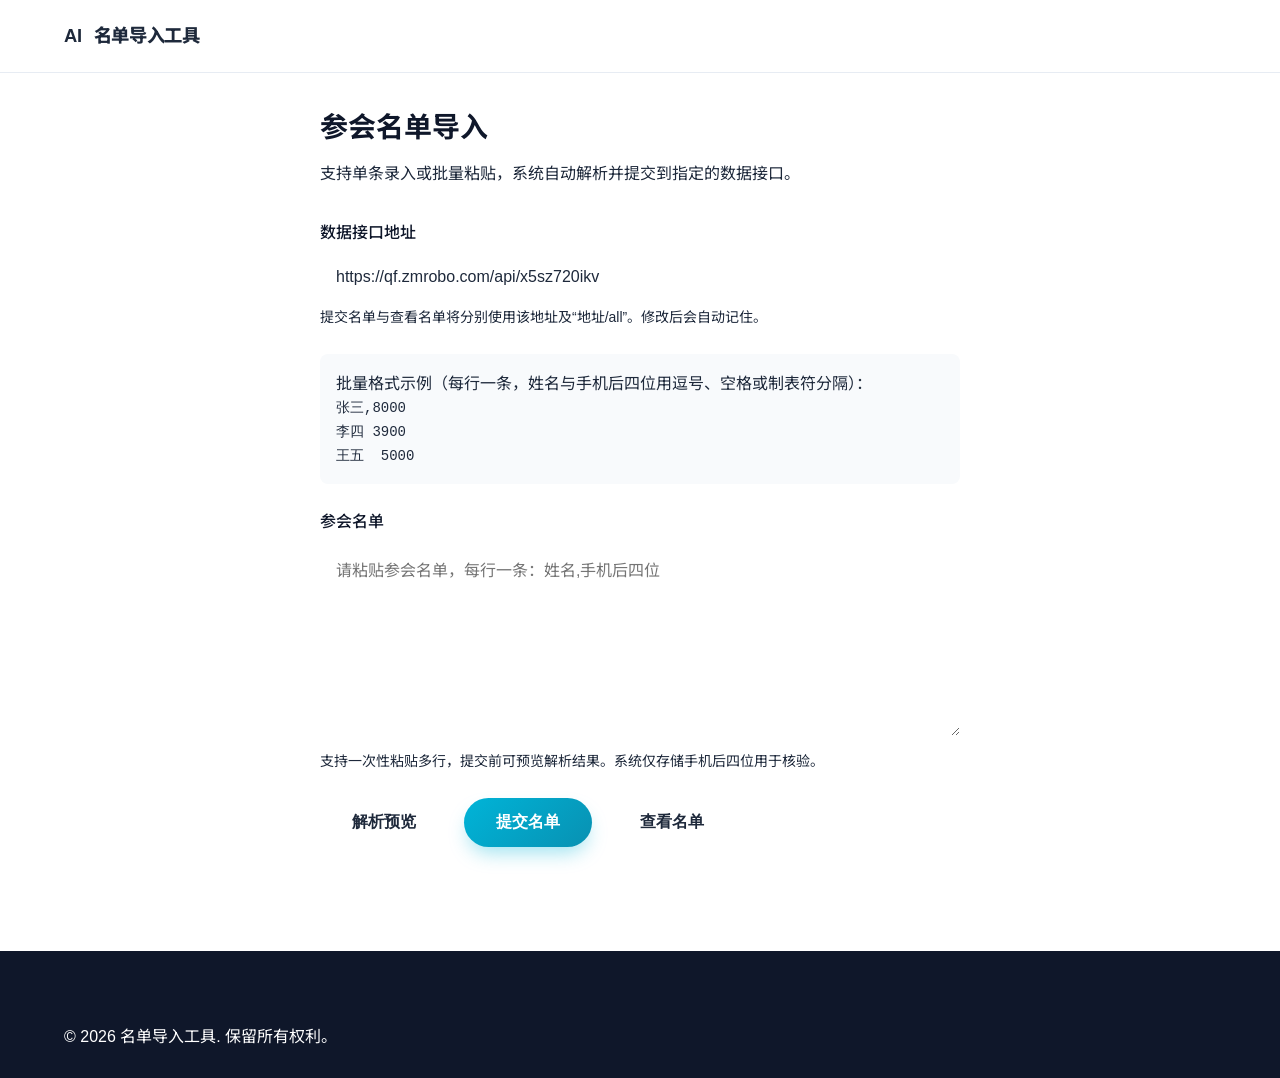
<file: workshop/2026/admin.html>
<!DOCTYPE html>
<html lang="zh-CN">
<head>
  <meta charset="UTF-8">
  <meta name="viewport" content="width=device-width, initial-scale=1.0">
  <title>参会名单导入工具</title>
  <meta name="description" content="通用参会名单批量导入工具，支持自定义数据接口地址。">
  <link rel="stylesheet" href="assets/css/style.css">
  <link rel="preconnect" href="https://fonts.googleapis.com">
  <link rel="preconnect" href="https://fonts.gstatic.com" crossorigin>
  <link href="https://fonts.googleapis.com/css2?family=Noto+Sans+SC:wght@300;400;500;700&display=swap" rel="stylesheet">
  <style>
    .import-page {
      min-height: calc(100vh - var(--header-height));
      padding: 4rem 0;
      background: var(--color-bg-alt);
    }

    .import-card {
      max-width: 720px;
      margin: 0 auto;
      padding: 2.5rem;
      background: #fff;
      border-radius: var(--radius);
      box-shadow: var(--shadow-md);
    }

    .import-card h2 {
      margin: 0 0 0.5rem;
      font-size: 1.75rem;
      color: #0f172a;
    }

    .import-card .intro {
      margin: 0 0 2rem;
      color: var(--color-text-light);
    }

    .form-group {
      margin-bottom: 1.5rem;
    }

    .form-group label {
      display: block;
      margin-bottom: 0.5rem;
      font-weight: 500;
      color: #0f172a;
    }

    .form-group .hint {
      display: block;
      margin-top: 0.375rem;
      font-size: 0.875rem;
      color: var(--color-text-light);
    }

    .form-control {
      width: 100%;
      padding: 0.875rem 1rem;
      font-size: 1rem;
      font-family: inherit;
      color: var(--color-text);
      background: var(--color-bg);
      border: 1px solid var(--color-border);
      border-radius: 0.5rem;
      transition: border-color 0.2s, box-shadow 0.2s;
    }

    .form-control:focus {
      outline: none;
      border-color: var(--color-primary);
      box-shadow: 0 0 0 3px rgba(13, 110, 253, 0.1);
    }

    textarea.form-control {
      min-height: 12rem;
      resize: vertical;
      line-height: 1.6;
    }

    .preview-table {
      width: 100%;
      margin: 1.5rem 0;
      border-collapse: collapse;
      font-size: 0.9375rem;
    }

    .preview-table th,
    .preview-table td {
      padding: 0.75rem 1rem;
      text-align: left;
      border-bottom: 1px solid var(--color-border);
    }

    .preview-table th {
      font-weight: 600;
      color: #0f172a;
      background: var(--color-bg-alt);
    }

    .preview-table tr.invalid td {
      color: #dc2626;
      background: #fef2f2;
    }

    .preview-status {
      display: flex;
      align-items: center;
      justify-content: space-between;
      margin-bottom: 1rem;
      padding: 0.875rem 1rem;
      background: var(--color-bg-alt);
      border-radius: 0.5rem;
      font-size: 0.9375rem;
    }

    .status-message {
      margin-top: 1.5rem;
      padding: 1rem 1.25rem;
      border-radius: 0.5rem;
      font-size: 0.9375rem;
    }

    .status-message.success {
      color: #166534;
      background: #dcfce7;
      border: 1px solid #86efac;
    }

    .status-message.error {
      color: #991b1b;
      background: #fee2e2;
      border: 1px solid #fca5a5;
    }

    .status-message.info {
      color: #1e40af;
      background: #dbeafe;
      border: 1px solid #93c5fd;
    }

    .import-actions {
      display: flex;
      flex-wrap: wrap;
      gap: 1rem;
      margin-top: 1.5rem;
    }

    .import-actions .btn {
      min-width: 8rem;
    }

    .roster-area {
      margin-top: 2rem;
      padding-top: 2rem;
      border-top: 1px solid var(--color-border);
    }

    .roster-area h3 {
      margin: 0 0 0.75rem;
      font-size: 1.25rem;
      color: #0f172a;
    }

    .roster-count {
      margin: 0 0 1rem;
      color: var(--color-text-light);
      font-size: 0.9375rem;
    }

    .btn-secondary {
      color: var(--color-text);
      background: #fff;
      border: 1px solid var(--color-border);
    }

    .btn-secondary:hover {
      background: var(--color-bg-alt);
    }

    .example-box {
      margin-bottom: 1.5rem;
      padding: 1rem;
      background: #f8fafc;
      border: 1px dashed var(--color-border);
      border-radius: 0.5rem;
    }

    .example-box code {
      display: block;
      font-size: 0.875rem;
      color: var(--color-text-light);
      white-space: pre-wrap;
    }
  </style>
</head>
<body>
  <header class="site-header">
    <div class="container nav-wrapper">
      <a class="logo" href="index.html" aria-label="首页">
        <span class="logo-icon">AI</span>
        <span class="logo-text">名单导入工具</span>
      </a>
    </div>
  </header>

  <main class="import-page">
    <div class="container">
      <div class="import-card">
        <h2>参会名单导入</h2>
        <p class="intro">支持单条录入或批量粘贴，系统自动解析并提交到指定的数据接口。</p>

        <form id="importForm">
          <div class="form-group">
            <label for="apiUrl">数据接口地址</label>
            <input type="url" id="apiUrl" class="form-control" placeholder="https://example.com/api/xxx" required>
            <span class="hint">提交名单与查看名单将分别使用该地址及“地址/all”。修改后会自动记住。</span>
          </div>

          <div class="example-box">
          <label>批量格式示例（每行一条，姓名与手机后四位用逗号、空格或制表符分隔）：</label>
          <code>张三,8000
李四 3900
王五  5000</code>
        </div>

          <div class="form-group">
            <label for="batchInput">参会名单</label>
            <textarea id="batchInput" class="form-control" placeholder="请粘贴参会名单，每行一条：姓名,手机后四位" required></textarea>
            <span class="hint">支持一次性粘贴多行，提交前可预览解析结果。系统仅存储手机后四位用于核验。</span>
          </div>

          <div id="previewArea" style="display: none;">
            <div class="preview-status">
              <span id="previewCount">已解析 0 条有效记录</span>
              <span id="previewInvalid" style="color: #dc2626;"></span>
            </div>
            <table class="preview-table">
              <thead>
                <tr>
                  <th style="width: 3rem;">序号</th>
                  <th>姓名</th>
                  <th>手机后四位</th>
                </tr>
              </thead>
              <tbody id="previewBody"></tbody>
            </table>
          </div>

          <div class="import-actions">
            <button type="button" class="btn btn-secondary" id="previewBtn">解析预览</button>
            <button type="submit" class="btn btn-primary" id="submitBtn" disabled>提交名单</button>
            <button type="button" class="btn btn-secondary" id="viewRosterBtn">查看名单</button>
          </div>

          <div id="statusMessage" class="status-message" style="display: none;"></div>
        </form>

        <div id="rosterArea" class="roster-area" style="display: none;">
          <h3>当前参会名单</h3>
          <p id="rosterCount" class="roster-count"></p>
          <table class="preview-table">
            <thead>
              <tr>
                <th style="width: 3rem;">序号</th>
                <th>姓名</th>
                <th>手机后四位</th>
              </tr>
            </thead>
            <tbody id="rosterBody"></tbody>
          </table>
        </div>
      </div>
    </div>
  </main>

  <footer class="site-footer">
    <div class="container">
      <p>© <span id="year"></span> 名单导入工具. 保留所有权利。</p>
    </div>
  </footer>

  <script>
    document.getElementById('year').textContent = new Date().getFullYear();

    const DEFAULT_API_URL = 'https://qf.zmrobo.com/api/x5sz720ikv';
    const apiUrlInput = document.getElementById('apiUrl');
    const batchInput = document.getElementById('batchInput');
    const previewBtn = document.getElementById('previewBtn');
    const submitBtn = document.getElementById('submitBtn');
    const previewArea = document.getElementById('previewArea');
    const previewBody = document.getElementById('previewBody');
    const previewCount = document.getElementById('previewCount');
    const previewInvalid = document.getElementById('previewInvalid');
    const statusMessage = document.getElementById('statusMessage');
    const importForm = document.getElementById('importForm');
    const viewRosterBtn = document.getElementById('viewRosterBtn');
    const rosterArea = document.getElementById('rosterArea');
    const rosterBody = document.getElementById('rosterBody');
    const rosterCount = document.getElementById('rosterCount');

    let parsedEntries = [];

    // Initialize API URL from localStorage or default
    apiUrlInput.value = localStorage.getItem('import_api_url') || DEFAULT_API_URL;
    apiUrlInput.addEventListener('input', () => {
      localStorage.setItem('import_api_url', apiUrlInput.value.trim());
    });

    function getApiUrls() {
      const baseUrl = apiUrlInput.value.trim().replace(/\/$/, '');
      return {
        submitUrl: baseUrl,
        listUrl: baseUrl ? `${baseUrl}/all` : ''
      };
    }

    function parseEntries(text) {
      const lines = text.split(/\r?\n/);
      const entries = [];
      const invalid = [];

      lines.forEach((line, index) => {
        const trimmed = line.trim();
        if (!trimmed) return;

        // Split by comma, tab, or 2+ spaces
        const parts = trimmed.split(/[,，\t]|\s{2,}/).map(s => s.trim()).filter(Boolean);

        if (parts.length >= 2) {
          const name = parts[0];
          const phone = parts.slice(1).join('').replace(/\s+/g, '').slice(-4);
          const isValidPhone = /^\d{4}$/.test(phone);

          entries.push({
            line: index + 1,
            name,
            phone,
            valid: isValidPhone
          });

          if (!isValidPhone) {
            invalid.push(index + 1);
          }
        } else {
          invalid.push(index + 1);
        }
      });

      return { entries, invalid };
    }

    function showStatus(type, message) {
      statusMessage.className = `status-message ${type}`;
      statusMessage.textContent = message;
      statusMessage.style.display = 'block';
    }

    function hideStatus() {
      statusMessage.style.display = 'none';
    }

    previewBtn.addEventListener('click', () => {
      hideStatus();
      const text = batchInput.value;
      if (!text.trim()) {
        showStatus('info', '请先输入或粘贴参会名单。');
        previewArea.style.display = 'none';
        submitBtn.disabled = true;
        return;
      }

      const { entries, invalid } = parseEntries(text);
      parsedEntries = entries;

      previewBody.innerHTML = '';
      entries.forEach((entry, index) => {
        const row = document.createElement('tr');
        if (!entry.valid) row.classList.add('invalid');
        row.innerHTML = `
          <td>${index + 1}</td>
          <td>${entry.name}</td>
          <td>${entry.phone}</td>
        `;
        previewBody.appendChild(row);
      });

      const validCount = entries.filter(e => e.valid).length;
      previewCount.textContent = `已解析 ${entries.length} 条记录，有效 ${validCount} 条`;
      previewInvalid.textContent = invalid.length > 0 ? `第 ${invalid.join('、')} 行格式或手机后四位有误` : '';
      previewArea.style.display = 'block';

      submitBtn.disabled = validCount === 0;

      if (invalid.length > 0) {
        showStatus('error', `发现 ${invalid.length} 行数据有误，请修正后再提交。`);
      } else if (validCount > 0) {
        showStatus('success', `解析成功，共 ${validCount} 条有效记录，可点击“提交名单”。`);
      }
    });

    importForm.addEventListener('submit', async (e) => {
      e.preventDefault();
      hideStatus();

      if (parsedEntries.length === 0) {
        showStatus('info', '请先点击“解析预览”确认数据。');
        return;
      }

      const validEntries = parsedEntries.filter(e => e.valid).map(e => ({
        name: e.name,
        phone: e.phone.slice(-4)
      }));

      if (validEntries.length === 0) {
        showStatus('error', '没有有效的参会记录，请检查数据格式。');
        return;
      }

      const { submitUrl } = getApiUrls();
      if (!submitUrl) {
        showStatus('error', '请先填写数据接口地址。');
        return;
      }

      submitBtn.disabled = true;
      submitBtn.textContent = '提交中…';

      try {
        const response = await fetch(submitUrl, {
          method: 'POST',
          headers: {
            'Content-Type': 'application/json'
          },
          body: JSON.stringify({ entries: validEntries })
        });

        if (response.ok) {
          const result = await response.json().catch(() => ({}));
          showStatus('success', `提交成功！共 ${validEntries.length} 条记录。${result.message || ''}`);
          batchInput.value = '';
          previewArea.style.display = 'none';
          parsedEntries = [];
        } else {
          const errorText = await response.text().catch(() => '服务器错误');
          showStatus('error', `提交失败（${response.status}）：${errorText}`);
        }
      } catch (err) {
        showStatus('error', `提交出错：${err.message}`);
      } finally {
        submitBtn.disabled = false;
        submitBtn.textContent = '提交名单';
      }
    });

    viewRosterBtn.addEventListener('click', async () => {
      const { listUrl } = getApiUrls();
      if (!listUrl) {
        showStatus('error', '请先填写数据接口地址。');
        return;
      }

      viewRosterBtn.disabled = true;
      viewRosterBtn.textContent = '加载中…';
      hideStatus();

      try {
        const response = await fetch(listUrl, { method: 'GET' });
        if (!response.ok) {
          throw new Error(`服务器返回 ${response.status}`);
        }
        const data = await response.json();

        // The endpoint groups entries under submissions
        const submissions = Array.isArray(data)
          ? data
          : (Array.isArray(data.submissions) ? data.submissions : []);
        const entries = submissions.flatMap(item =>
          Array.isArray(item.entries) ? item.entries : [item]
        ).filter(e => e && (e.name || e.phone));

        rosterBody.innerHTML = '';
        entries.forEach((entry, index) => {
          const row = document.createElement('tr');
          row.innerHTML = `
            <td>${index + 1}</td>
            <td>${entry.name || '-'}</td>
            <td>${entry.phone || '-'}</td>
          `;
          rosterBody.appendChild(row);
        });

        rosterCount.textContent = `共 ${entries.length} 条记录`;
        rosterArea.style.display = 'block';
        rosterArea.scrollIntoView({ behavior: 'smooth', block: 'start' });
      } catch (err) {
        showStatus('error', `名单加载失败：${err.message}`);
      } finally {
        viewRosterBtn.disabled = false;
        viewRosterBtn.textContent = '查看名单';
      }
    });
  </script>
</body>
</html>
</file>
<file: assets/css/style.css>
:root {
    --primary: #0f4c81;
    --primary-dark: #083d6e;
    --primary-light: #e6f0f9;
    --accent: #00b4d8;
    --accent-light: #e0f7fb;
    --amber: #f59e0b;
    --amber-light: #fef3c7;
    --text: #1e293b;
    --text-light: #64748b;
    --bg: #ffffff;
    --bg-alt: #f8fafc;
    --bg-dark: #0f172a;
    --border: #e2e8f0;
    --shadow-sm: 0 1px 2px 0 rgba(0, 0, 0, 0.05);
    --shadow: 0 4px 6px -1px rgba(0, 0, 0, 0.08), 0 2px 4px -2px rgba(0, 0, 0, 0.04);
    --shadow-lg: 0 20px 25px -5px rgba(0, 0, 0, 0.08), 0 8px 10px -6px rgba(0, 0, 0, 0.04);
    --radius: 16px;
    --radius-lg: 24px;
    --max-width: 1200px;
}

* {
    margin: 0;
    padding: 0;
    box-sizing: border-box;
}

html {
    scroll-behavior: smooth;
}

body {
    font-family: -apple-system, BlinkMacSystemFont, "Segoe UI", Roboto, "Helvetica Neue", Arial, "Noto Sans SC", "PingFang SC", "Microsoft YaHei", sans-serif;
    line-height: 1.7;
    color: var(--text);
    background: var(--bg);
}

.container {
    max-width: var(--max-width);
    margin: 0 auto;
    padding: 0 24px;
}

/* Header */
.site-header {
    position: fixed;
    top: 0;
    left: 0;
    right: 0;
    z-index: 1000;
    background: rgba(255, 255, 255, 0.92);
    backdrop-filter: blur(12px);
    border-bottom: 1px solid rgba(226, 232, 240, 0.8);
    transition: box-shadow 0.3s ease, background 0.3s ease;
}

.site-header.scrolled {
    box-shadow: var(--shadow);
    background: rgba(255, 255, 255, 0.98);
}

.site-header .container {
    display: flex;
    align-items: center;
    justify-content: space-between;
    height: 72px;
}

.logo {
    display: flex;
    align-items: center;
    gap: 12px;
    text-decoration: none;
    color: var(--text);
    font-weight: 800;
    font-size: 1.15rem;
    letter-spacing: -0.02em;
}

.logo-img {
    width: auto;
    height: 42px;
    border-radius: 10px;
    display: block;
    box-shadow: var(--shadow-sm);
}

.main-nav {
    display: flex;
    align-items: center;
}

.nav-list {
    display: flex;
    list-style: none;
    gap: 8px;
}

.nav-list a {
    text-decoration: none;
    color: var(--text-light);
    font-weight: 600;
    font-size: 0.95rem;
    padding: 8px 16px;
    border-radius: 50px;
    transition: all 0.2s ease;
    position: relative;
}

.nav-list a:hover {
    color: var(--primary);
    background: var(--primary-light);
}

.nav-list a.active {
    color: var(--primary);
    background: var(--primary-light);
}

.nav-toggle {
    display: none;
    flex-direction: column;
    gap: 5px;
    background: none;
    border: none;
    cursor: pointer;
    padding: 8px;
}

.nav-toggle span {
    display: block;
    width: 24px;
    height: 2px;
    background: var(--text);
    transition: all 0.3s ease;
}

/* Hero */
.hero {
    position: relative;
    padding: 160px 0 100px;
    background: linear-gradient(135deg, #0f172a 0%, #1e3a5f 50%, #0f4c81 100%);
    color: white;
    overflow: hidden;
}

.hero::before {
    content: '';
    position: absolute;
    top: -50%;
    right: -20%;
    width: 80%;
    height: 150%;
    background: radial-gradient(circle, rgba(0, 180, 216, 0.15) 0%, transparent 60%);
    pointer-events: none;
}

.hero::after {
    content: '';
    position: absolute;
    bottom: -30%;
    left: -10%;
    width: 60%;
    height: 100%;
    background: radial-gradient(circle, rgba(245, 158, 11, 0.1) 0%, transparent 55%);
    pointer-events: none;
}

.hero .container {
    position: relative;
    z-index: 1;
    display: grid;
    grid-template-columns: 1fr auto;
    gap: 80px;
    align-items: center;
}

.hero-subtitle {
    display: inline-block;
    padding: 8px 18px;
    background: rgba(255, 255, 255, 0.1);
    border: 1px solid rgba(255, 255, 255, 0.2);
    border-radius: 50px;
    font-size: 0.9rem;
    font-weight: 600;
    letter-spacing: 1px;
    margin-bottom: 24px;
    color: rgba(255, 255, 255, 0.9);
}

.hero h1 {
    font-size: 3.4rem;
    font-weight: 900;
    line-height: 1.15;
    margin-bottom: 24px;
    letter-spacing: -0.03em;
}

.hero-description {
    font-size: 1.15rem;
    color: rgba(255, 255, 255, 0.8);
    max-width: 560px;
    margin-bottom: 40px;
    line-height: 1.8;
}

.hero-actions {
    display: flex;
    gap: 16px;
    flex-wrap: wrap;
}

.btn {
    display: inline-flex;
    align-items: center;
    justify-content: center;
    padding: 14px 28px;
    border-radius: 50px;
    font-weight: 700;
    text-decoration: none;
    transition: all 0.3s ease;
    cursor: pointer;
    border: none;
    font-size: 1rem;
}

.btn-primary {
    background: linear-gradient(135deg, var(--accent), #0891b2);
    color: white;
    box-shadow: 0 10px 20px -5px rgba(0, 180, 216, 0.4);
}

.btn-primary:hover {
    transform: translateY(-2px);
    box-shadow: 0 14px 28px -5px rgba(0, 180, 216, 0.5);
}

.btn-secondary {
    background: rgba(255, 255, 255, 0.12);
    color: white;
    border: 1px solid rgba(255, 255, 255, 0.3);
}

.btn-secondary:hover {
    background: rgba(255, 255, 255, 0.22);
    transform: translateY(-2px);
}

.hero-visual {
    display: flex;
    flex-direction: column;
    gap: 24px;
    align-items: stretch;
    width: 400px;
}

.hero-logo {
    background: white;
    padding: 32px;
    border-radius: var(--radius-lg);
    box-shadow: var(--shadow-lg);
    width: 100%;
}

.hero-logo img {
    width: 100%;
    height: auto;
    display: block;
}

.hero-stats {
    display: flex;
    flex-direction: row;
    gap: 16px;
    width: 100%;
}

/* Page Hero (inner pages) */
.page-hero {
    position: relative;
    padding: 140px 0 70px;
    background: linear-gradient(135deg, #0f172a 0%, #1e3a5f 50%, #0f4c81 100%);
    color: white;
    overflow: hidden;
}

.page-hero::before,
.page-hero::after {
    content: '';
    position: absolute;
    pointer-events: none;
}

.page-hero::before {
    top: -50%;
    right: -20%;
    width: 80%;
    height: 150%;
    background: radial-gradient(circle, rgba(0, 180, 216, 0.15) 0%, transparent 60%);
}

.page-hero::after {
    bottom: -30%;
    left: -10%;
    width: 60%;
    height: 100%;
    background: radial-gradient(circle, rgba(245, 158, 11, 0.1) 0%, transparent 55%);
}

.page-hero .container {
    position: relative;
    z-index: 1;
    text-align: center;
}

.page-hero-subtitle {
    display: inline-block;
    padding: 6px 16px;
    background: rgba(255, 255, 255, 0.1);
    border: 1px solid rgba(255, 255, 255, 0.2);
    border-radius: 50px;
    font-size: 0.85rem;
    font-weight: 600;
    letter-spacing: 1px;
    margin-bottom: 18px;
    color: rgba(255, 255, 255, 0.9);
}

.page-hero h1 {
    font-size: 2.8rem;
    font-weight: 900;
    line-height: 1.2;
    margin-bottom: 16px;
    letter-spacing: -0.02em;
}

.page-hero-description {
    font-size: 1.1rem;
    color: rgba(255, 255, 255, 0.8);
    max-width: 620px;
    margin: 0 auto 32px;
    line-height: 1.8;
}

.hero-meta {
    display: grid;
    grid-template-columns: repeat(4, 1fr);
    gap: 16px;
    max-width: 900px;
    margin: 0 auto;
}

.hero-meta-item {
    background: rgba(255, 255, 255, 0.1);
    border: 1px solid rgba(255, 255, 255, 0.2);
    border-radius: var(--radius);
    padding: 18px 16px;
    backdrop-filter: blur(10px);
    transition: all 0.3s ease;
}

.hero-meta-item:hover {
    background: rgba(255, 255, 255, 0.16);
    transform: translateY(-3px);
}

.hero-meta-label {
    display: block;
    font-size: 0.7rem;
    font-weight: 800;
    text-transform: uppercase;
    letter-spacing: 1.5px;
    opacity: 0.75;
    margin-bottom: 6px;
}

.hero-meta-value {
    display: block;
    font-size: 0.95rem;
    font-weight: 700;
    line-height: 1.5;
}

.page-hero-current {
    padding-bottom: 90px;
}

.stat-item {
    display: flex;
    align-items: baseline;
    justify-content: center;
    flex: 1;
    gap: 8px;
    padding: 20px 24px;
    background: rgba(255, 255, 255, 0.08);
    border: 1px solid rgba(255, 255, 255, 0.15);
    border-radius: var(--radius);
    backdrop-filter: blur(10px);
}

.stat-number {
    font-size: 2.6rem;
    font-weight: 900;
    background: linear-gradient(135deg, #67e8f9, #a5f3fc);
    -webkit-background-clip: text;
    -webkit-text-fill-color: transparent;
    background-clip: text;
}

.stat-label {
    font-size: 1.05rem;
    color: rgba(255, 255, 255, 0.75);
    font-weight: 600;
}

/* Sections */
.section {
    padding: 110px 0;
}

.section-header {
    max-width: 720px;
    margin: 0 auto 64px;
    text-align: center;
}

.section-header.light {
    color: white;
}

.section-tag {
    display: inline-block;
    padding: 6px 16px;
    background: var(--primary-light);
    color: var(--primary);
    border-radius: 50px;
    font-size: 0.8rem;
    font-weight: 800;
    letter-spacing: 1.5px;
    margin-bottom: 18px;
    text-transform: uppercase;
}

.section-header.light .section-tag {
    background: rgba(255, 255, 255, 0.15);
    color: white;
}

.section-header h2 {
    font-size: 2.6rem;
    font-weight: 900;
    margin-bottom: 18px;
    line-height: 1.2;
    letter-spacing: -0.02em;
}

.section-header p {
    font-size: 1.15rem;
    color: var(--text-light);
    line-height: 1.8;
}

.section-header.light p {
    color: rgba(255, 255, 255, 0.8);
}

/* About */
.about {
    background: var(--bg-alt);
}

.about-grid {
    display: grid;
    grid-template-columns: repeat(4, 1fr);
    gap: 24px;
}

.about-card {
    background: white;
    padding: 36px 28px;
    border-radius: var(--radius);
    box-shadow: var(--shadow);
    transition: all 0.3s ease;
    border: 1px solid var(--border);
    text-align: center;
}

.about-card:hover {
    transform: translateY(-6px);
    box-shadow: var(--shadow-lg);
    border-color: var(--accent);
}

.about-icon {
    font-size: 2.8rem;
    margin-bottom: 20px;
}

.about-card h3 {
    font-size: 1.25rem;
    margin-bottom: 14px;
    color: var(--text);
    font-weight: 700;
}

.about-card p {
    color: var(--text-light);
    font-size: 0.95rem;
    line-height: 1.8;
}

.about-features {
    margin-top: 80px;
    padding-top: 80px;
    border-top: 1px solid var(--border);
}

.about-features-title {
    text-align: center;
    font-size: 1.8rem;
    margin-bottom: 48px;
    color: var(--text);
    font-weight: 800;
}

.features-grid {
    display: grid;
    grid-template-columns: repeat(2, 1fr);
    gap: 24px;
}

.feature-item {
    background: white;
    padding: 36px;
    border-radius: var(--radius);
    box-shadow: var(--shadow);
    transition: all 0.3s ease;
    border: 1px solid var(--border);
    display: flex;
    flex-direction: column;
}

.feature-item:hover {
    transform: translateY(-4px);
    box-shadow: var(--shadow-lg);
    border-color: var(--accent);
}

.feature-number {
    display: inline-flex;
    align-items: center;
    justify-content: center;
    width: 44px;
    height: 44px;
    background: var(--primary);
    color: white;
    border-radius: 12px;
    font-size: 1.1rem;
    font-weight: 900;
    line-height: 1;
    margin-bottom: 20px;
}

.feature-item h3 {
    font-size: 1.25rem;
    margin-bottom: 12px;
    font-weight: 700;
}

.feature-item p {
    color: var(--text-light);
    line-height: 1.8;
}

/* Current Conference */
.current-section {
    background: var(--bg-alt);
}

.current-card {
    max-width: 900px;
    margin: 0 auto;
    background: white;
    border-radius: var(--radius-lg);
    box-shadow: var(--shadow-lg);
    overflow: hidden;
    border: 1px solid var(--border);
    transition: transform 0.3s ease, box-shadow 0.3s ease;
}

.current-card:hover {
    transform: translateY(-4px);
    box-shadow: 0 24px 40px -12px rgba(15, 76, 129, 0.18);
}

.current-body {
    padding: 48px 56px;
}

.current-meta-detail {
    display: grid;
    grid-template-columns: repeat(2, 1fr);
    gap: 20px 40px;
    padding: 28px 32px;
    margin-bottom: 28px;
    background: var(--bg-alt);
    border-radius: var(--radius);
    border: 1px solid var(--border);
}

.current-meta-item {
    display: flex;
    flex-direction: column;
    gap: 6px;
}

.current-label {
    font-size: 0.75rem;
    font-weight: 800;
    text-transform: uppercase;
    letter-spacing: 1.5px;
    color: var(--text-light);
}

.current-value {
    font-size: 1.05rem;
    line-height: 1.55;
    font-weight: 600;
    color: var(--text);
}

.current-body h4 {
    font-size: 1.3rem;
    margin-bottom: 20px;
    color: var(--text);
    font-weight: 800;
}

.current-body ul {
    list-style: none;
    margin-bottom: 28px;
}

.current-body li {
    position: relative;
    padding-left: 24px;
    margin-bottom: 14px;
    color: var(--text-light);
    line-height: 1.8;
}

.current-body li::before {
    content: '';
    position: absolute;
    left: 0;
    top: 10px;
    width: 10px;
    height: 10px;
    background: var(--accent);
    border-radius: 50%;
}

.current-note {
    padding: 18px 24px;
    background: var(--accent-light);
    color: #0e7490;
    border-radius: var(--radius);
    font-weight: 700;
    font-size: 1rem;
    border-left: 4px solid var(--accent);
}

.current-gallery {
    max-width: 900px;
    margin: 56px auto 0;
    background: white;
    padding: 40px;
    border-radius: var(--radius-lg);
    box-shadow: var(--shadow);
    border: 1px solid var(--border);
}

.current-gallery h3 {
    font-size: 1.5rem;
    margin-bottom: 28px;
    color: var(--text);
    font-weight: 800;
    text-align: center;
}

.current-gallery h4 {
    font-size: 1.2rem;
    margin: 32px 0 20px;
    color: var(--text);
    font-weight: 700;
    text-align: center;
}

.current-gallery h4:first-of-type {
    margin-top: 0;
}

.current-gallery ul {
    list-style: none;
    margin-bottom: 28px;
}

.current-gallery li {
    position: relative;
    padding-left: 24px;
    margin-bottom: 14px;
    color: var(--text-light);
    line-height: 1.8;
}

.current-gallery li::before {
    content: '';
    position: absolute;
    left: 0;
    top: 10px;
    width: 10px;
    height: 10px;
    background: var(--accent);
    border-radius: 50%;
}

.current-gallery img {
    width: 100%;
    height: auto;
    border-radius: var(--radius);
    box-shadow: var(--shadow);
    background: white;
    display: block;
    transition: transform 0.4s ease, box-shadow 0.4s ease;
}

.current-gallery img:hover {
    transform: scale(1.015);
    box-shadow: var(--shadow-lg);
}

.speaker-grid {
    display: grid;
    grid-template-columns: repeat(3, 1fr);
    gap: 24px;
}

.speaker-grid img {
    width: 100%;
    height: auto;
    object-fit: cover;
    aspect-ratio: 2 / 3;
}

.quick-nav {
    position: -webkit-sticky;
    position: sticky;
    top: 72px;
    z-index: 100;
    display: flex;
    flex-wrap: wrap;
    justify-content: center;
    gap: 12px;
    margin: 0 auto 56px;
    max-width: 1200px;
    padding: 16px 24px;
    background: rgba(248, 250, 252, 0.95);
    backdrop-filter: blur(12px);
    border-bottom: 1px solid var(--border);
    border-radius: 0 0 var(--radius) var(--radius);
}

.quick-nav-link {
    display: inline-flex;
    align-items: center;
    padding: 10px 22px;
    background: white;
    color: var(--text-light);
    border: 1px solid var(--border);
    border-radius: 50px;
    text-decoration: none;
    font-weight: 600;
    font-size: 0.95rem;
    transition: all 0.2s ease;
    box-shadow: var(--shadow-sm);
}

.quick-nav-link:hover {
    color: var(--primary);
    border-color: var(--accent);
    transform: translateY(-2px);
    box-shadow: var(--shadow);
}

.quick-nav-link.active {
    background: var(--primary);
    color: white;
    border-color: var(--primary);
}

.registration-card {
    background: linear-gradient(135deg, var(--primary-light), #e0f7fb);
    border-color: rgba(0, 180, 216, 0.3);
}

.registration-content {
    display: grid;
    grid-template-columns: 180px 1fr;
    gap: 32px;
    align-items: center;
    max-width: 720px;
    margin: 0 auto;
}

.registration-content img {
    width: 100%;
    max-width: 180px;
    height: auto;
    border-radius: var(--radius);
    box-shadow: var(--shadow);
    background: white;
    padding: 12px;
}

.registration-content p {
    color: var(--text-light);
    line-height: 1.9;
    font-size: 1.05rem;
}

.registration-content strong {
    color: var(--primary);
}

/* History */
.history {
    background: var(--bg-dark);
    color: white;
    position: relative;
    overflow: hidden;
}

.history::before {
    content: '';
    position: absolute;
    top: 0;
    left: 0;
    right: 0;
    bottom: 0;
    background:
        radial-gradient(circle at 10% 20%, rgba(0, 180, 216, 0.12) 0%, transparent 40%),
        radial-gradient(circle at 90% 80%, rgba(245, 158, 11, 0.1) 0%, transparent 40%);
    pointer-events: none;
}

.history-content {
    position: relative;
    z-index: 1;
    display: grid;
    grid-template-columns: repeat(2, 1fr);
    gap: 24px;
}

.history-phase {
    background: rgba(255, 255, 255, 0.05);
    border: 1px solid rgba(255, 255, 255, 0.12);
    border-radius: var(--radius-lg);
    padding: 36px;
    transition: all 0.3s ease;
    position: relative;
    overflow: hidden;
}

.history-phase:hover {
    background: rgba(255, 255, 255, 0.1);
    transform: translateY(-6px);
    border-color: rgba(0, 180, 216, 0.4);
}

.phase-year {
    display: inline-block;
    padding: 6px 16px;
    background: linear-gradient(135deg, var(--accent), var(--primary));
    color: white;
    border-radius: 50px;
    font-size: 0.85rem;
    font-weight: 800;
    margin-bottom: 18px;
    letter-spacing: 1px;
}

.history-phase h3 {
    font-size: 1.5rem;
    margin-bottom: 14px;
    font-weight: 800;
}

.history-phase p {
    color: rgba(255, 255, 255, 0.75);
    line-height: 1.9;
}

/* Timeline */
.timeline-section {
    background: var(--bg-alt);
}

.timeline {
    position: relative;
    max-width: 900px;
    margin: 0 auto;
}

.timeline::before {
    content: '';
    position: absolute;
    top: 0;
    bottom: 0;
    left: 28px;
    width: 3px;
    background: linear-gradient(to bottom, var(--primary), var(--accent));
    border-radius: 3px;
}

.timeline-item {
    position: relative;
    padding-left: 84px;
    padding-bottom: 52px;
}

.timeline-item:last-child {
    padding-bottom: 0;
}

.timeline-marker {
    position: absolute;
    left: 0;
    top: 0;
    width: 58px;
    height: 58px;
    background: linear-gradient(135deg, var(--primary), var(--accent));
    border: 3px solid white;
    border-radius: 50%;
    display: flex;
    align-items: center;
    justify-content: center;
    font-weight: 900;
    font-size: 1.1rem;
    color: white;
    box-shadow: 0 0 0 8px rgba(15, 76, 129, 0.08), var(--shadow);
    transition: all 0.3s ease;
}

.timeline-item:hover .timeline-marker {
    background: linear-gradient(135deg, var(--accent), var(--primary));
    transform: scale(1.1);
    box-shadow: 0 0 0 12px rgba(15, 76, 129, 0.12), var(--shadow-lg);
}

.timeline-content {
    background: white;
    padding: 30px 34px;
    border-radius: var(--radius);
    border-left: 4px solid var(--primary);
    transition: all 0.3s ease;
    cursor: pointer;
    box-shadow: var(--shadow);
    border: 1px solid var(--border);
    border-left-width: 4px;
}

.timeline-item:hover .timeline-content {
    box-shadow: var(--shadow-lg);
    transform: translateX(6px) translateY(-4px);
    border-color: var(--accent);
    border-left-color: var(--accent);
}

.timeline-meta {
    display: flex;
    gap: 14px;
    margin-bottom: 14px;
    flex-wrap: wrap;
}

.timeline-year {
    display: inline-block;
    padding: 4px 12px;
    background: var(--primary-light);
    color: var(--primary);
    font-weight: 800;
    font-size: 0.85rem;
    border-radius: 50px;
}

.timeline-city {
    display: inline-block;
    padding: 4px 12px;
    background: var(--accent-light);
    color: #0e7490;
    font-size: 0.85rem;
    font-weight: 700;
    border-radius: 50px;
}

.timeline-content h3 {
    font-size: 1.4rem;
    margin-bottom: 10px;
    font-weight: 800;
}

.timeline-theme {
    color: #0e7490;
    font-weight: 700;
    margin-bottom: 12px;
    font-size: 1rem;
}

.timeline-content > p:not(.timeline-theme) {
    color: var(--text-light);
    line-height: 1.8;
    margin-bottom: 8px;
}

.timeline-more {
    display: inline-flex;
    align-items: center;
    gap: 6px;
    margin-top: 14px;
    padding: 8px 16px;
    background: var(--primary-light);
    color: var(--primary);
    font-weight: 700;
    font-size: 0.9rem;
    border-radius: 50px;
    transition: all 0.2s ease;
}

.timeline-more::after {
    content: '→';
    transition: transform 0.2s ease;
}

.timeline-item:hover .timeline-more {
    background: var(--primary);
    color: white;
}

.timeline-item:hover .timeline-more::after {
    transform: translateX(4px);
}

/* Modal */
.modal {
    position: fixed;
    inset: 0;
    z-index: 2000;
    display: flex;
    align-items: center;
    justify-content: center;
    padding: 24px;
}

.modal[hidden] {
    display: none;
}

.modal-backdrop {
    position: absolute;
    inset: 0;
    background: rgba(15, 23, 42, 0.75);
    backdrop-filter: blur(4px);
}

.modal-container {
    position: relative;
    width: 100%;
    max-width: 820px;
    max-height: calc(100vh - 48px);
    background: white;
    border-radius: var(--radius-lg);
    box-shadow: var(--shadow-lg);
    overflow-y: auto;
    animation: modal-in 0.25s ease;
}

@keyframes modal-in {
    from {
        opacity: 0;
        transform: translateY(20px);
    }
    to {
        opacity: 1;
        transform: translateY(0);
    }
}

.modal-close {
    position: absolute;
    top: 18px;
    right: 18px;
    width: 44px;
    height: 44px;
    display: flex;
    align-items: center;
    justify-content: center;
    background: rgba(0, 0, 0, 0.05);
    border: none;
    border-radius: 50%;
    font-size: 1.8rem;
    line-height: 1;
    color: var(--text);
    cursor: pointer;
    transition: all 0.2s ease;
    z-index: 10;
}

.modal-close:hover {
    background: rgba(0, 0, 0, 0.1);
    transform: rotate(90deg);
}

.modal-header {
    padding: 36px 36px 24px;
    border-bottom: 1px solid var(--border);
}

.modal-meta {
    display: flex;
    gap: 14px;
    margin-bottom: 14px;
    flex-wrap: wrap;
}

.modal-year {
    color: var(--primary);
    font-weight: 800;
    font-size: 0.95rem;
}

.modal-city {
    color: var(--text-light);
    font-size: 0.95rem;
    font-weight: 600;
}

.modal-header h3 {
    font-size: 1.7rem;
    margin-bottom: 10px;
    line-height: 1.3;
    font-weight: 800;
}

.modal-theme {
    color: #0e7490;
    font-weight: 700;
    font-size: 1.05rem;
}

.modal-gallery {
    display: grid;
    grid-template-columns: repeat(auto-fit, minmax(240px, 1fr));
    gap: 16px;
    padding: 28px 36px;
    background: var(--bg-alt);
}

.modal-gallery img {
    width: 100%;
    height: auto;
    max-height: 300px;
    object-fit: cover;
    border-radius: var(--radius);
    box-shadow: var(--shadow);
    background: white;
    transition: transform 0.3s ease;
}

.modal-gallery img:hover {
    transform: scale(1.02);
}

.modal-body {
    padding: 28px 36px 36px;
}

.modal-description {
    color: var(--text);
    line-height: 2;
    font-size: 1.05rem;
    white-space: pre-line;
}

/* Footer */
.site-footer {
    background: var(--bg-dark);
    color: white;
    padding: 72px 0 28px;
}

.footer-content {
    display: flex;
    justify-content: space-between;
    align-items: center;
    flex-wrap: wrap;
    gap: 32px;
    padding-bottom: 40px;
    border-bottom: 1px solid rgba(255, 255, 255, 0.1);
    margin-bottom: 28px;
}

.footer-brand {
    display: flex;
    align-items: center;
    gap: 16px;
}

.footer-brand .logo-img {
    height: 48px;
    border-radius: 10px;
}

.footer-brand strong {
    display: block;
    font-size: 1.15rem;
    margin-bottom: 4px;
    font-weight: 800;
}

.footer-brand p {
    color: rgba(255, 255, 255, 0.6);
    font-size: 0.9rem;
}

.footer-links {
    display: flex;
    flex-direction: column;
    align-items: flex-end;
    gap: 14px;
}

.footer-links h4 {
    color: white;
    font-size: 1rem;
    font-weight: 700;
    margin-bottom: 4px;
}

.friend-links {
    display: flex;
    flex-wrap: wrap;
    justify-content: flex-end;
    gap: 12px 28px;
}

.friend-links a {
    color: rgba(255, 255, 255, 0.75);
    text-decoration: none;
    transition: color 0.2s ease;
    white-space: nowrap;
    font-weight: 500;
    padding: 6px 0;
}

.friend-links a:hover {
    color: var(--accent);
}

.footer-bottom {
    text-align: center;
    color: rgba(255, 255, 255, 0.45);
    font-size: 0.9rem;
}

.footer-bottom a {
    color: rgba(255, 255, 255, 0.65);
    text-decoration: none;
}

.footer-bottom a:hover {
    color: var(--accent);
}

/* Responsive */
@media (max-width: 992px) {
    .hero .container {
        grid-template-columns: 1fr;
        text-align: center;
    }

    .hero-description {
        margin-left: auto;
        margin-right: auto;
    }

    .hero-actions {
        justify-content: center;
    }

    .hero-visual {
        width: 100%;
        max-width: 420px;
        margin: 0 auto;
    }

    .hero-logo {
        max-width: 280px;
        margin: 0 auto;
    }

    .hero-stats {
        justify-content: center;
    }

    .about-grid {
        grid-template-columns: repeat(2, 1fr);
    }

    .features-grid {
        grid-template-columns: 1fr;
    }

    .history-content {
        grid-template-columns: 1fr;
    }

    .current-meta-detail {
        grid-template-columns: 1fr;
    }

    .hero-meta {
        grid-template-columns: repeat(2, 1fr);
    }

    .speaker-grid {
        grid-template-columns: repeat(2, 1fr);
    }

    .page-hero {
        padding: 120px 0 56px;
    }

    .page-hero h1 {
        font-size: 2.2rem;
    }
}

@media (max-width: 768px) {
    .nav-toggle {
        display: flex;
    }

    .nav-list {
        position: fixed;
        top: 72px;
        left: 0;
        right: 0;
        background: white;
        flex-direction: column;
        gap: 4px;
        padding: 16px 24px;
        border-bottom: 1px solid var(--border);
        box-shadow: var(--shadow-lg);
        transform: translateY(-150%);
        opacity: 0;
        visibility: hidden;
        transition: all 0.3s ease;
    }

    .nav-list.open {
        transform: translateY(0);
        opacity: 1;
        visibility: visible;
    }

    .nav-list li {
        border-bottom: 1px solid var(--border);
    }

    .nav-list li:last-child {
        border-bottom: none;
    }

    .nav-list a {
        display: block;
        padding: 14px 0;
        border-radius: 0;
    }

    .nav-list a:hover,
    .nav-list a.active {
        background: transparent;
    }

    .hero {
        padding: 130px 0 70px;
    }

    .hero h1 {
        font-size: 2.4rem;
    }

    .hero-description {
        font-size: 1rem;
    }

    .stat-number {
        font-size: 2.2rem;
    }

    .section {
        padding: 80px 0;
    }

    .section-header h2 {
        font-size: 2rem;
    }

    .about-grid {
        grid-template-columns: 1fr;
    }

    .timeline::before {
        left: 20px;
    }

    .timeline-item {
        padding-left: 68px;
    }

    .timeline-marker {
        width: 46px;
        height: 46px;
        font-size: 0.9rem;
    }

    .timeline-content {
        padding: 24px;
    }

    .modal {
        padding: 16px;
    }

    .modal-container {
        max-height: calc(100vh - 32px);
    }

    .modal-header,
    .modal-body {
        padding-left: 24px;
        padding-right: 24px;
    }

    .modal-gallery {
        grid-template-columns: 1fr;
        padding: 20px 24px;
    }

    .modal-header h3 {
        font-size: 1.35rem;
    }

    .current-body {
        padding: 32px 28px;
    }

    .current-meta-detail {
        padding: 22px 24px;
        gap: 16px;
    }

    .current-gallery {
        padding: 28px 24px;
    }

    .quick-nav {
        gap: 10px;
        margin-bottom: 40px;
        padding: 12px 16px;
        top: 72px;
    }

    .quick-nav-link {
        padding: 10px 18px;
        font-size: 0.9rem;
    }

    .speaker-grid {
        grid-template-columns: 1fr;
    }

    .registration-content {
        grid-template-columns: 1fr;
        text-align: center;
        gap: 24px;
    }

    .registration-content img {
        margin: 0 auto;
    }

    .hero-meta {
        grid-template-columns: 1fr;
        gap: 10px;
    }

    .hero-meta-item {
        padding: 14px 16px;
    }

    .page-hero {
        padding: 110px 0 48px;
    }

    .page-hero h1 {
        font-size: 1.9rem;
    }

    .page-hero-description {
        font-size: 1rem;
    }

    .footer-content {
        flex-direction: column;
        text-align: center;
    }

    .footer-brand {
        flex-direction: column;
    }

    .footer-links {
        align-items: center;
    }

    .friend-links {
        justify-content: center;
    }
}

@media (max-width: 480px) {
    .hero h1 {
        font-size: 1.9rem;
    }

    .hero-stats {
        flex-direction: column;
    }

    .stat-item {
        justify-content: center;
    }

    .btn {
        width: 100%;
    }

    .hero-actions {
        width: 100%;
    }

    .hero-actions .btn {
        width: 100%;
    }
}
</file>
<file: workshop/2026/assets/css/style.css>
:root {
    --primary: #0f4c81;
    --primary-dark: #083d6e;
    --primary-light: #e6f0f9;
    --accent: #00b4d8;
    --accent-light: #e0f7fb;
    --amber: #f59e0b;
    --amber-light: #fef3c7;
    --text: #1e293b;
    --text-light: #64748b;
    --bg: #ffffff;
    --bg-alt: #f8fafc;
    --bg-dark: #0f172a;
    --border: #e2e8f0;
    --shadow-sm: 0 1px 2px 0 rgba(0, 0, 0, 0.05);
    --shadow: 0 4px 6px -1px rgba(0, 0, 0, 0.08), 0 2px 4px -2px rgba(0, 0, 0, 0.04);
    --shadow-lg: 0 20px 25px -5px rgba(0, 0, 0, 0.08), 0 8px 10px -6px rgba(0, 0, 0, 0.04);
    --radius: 16px;
    --radius-lg: 24px;
    --max-width: 1200px;
}

* {
    margin: 0;
    padding: 0;
    box-sizing: border-box;
}

html {
    scroll-behavior: smooth;
}

body {
    font-family: -apple-system, BlinkMacSystemFont, "Segoe UI", Roboto, "Helvetica Neue", Arial, "Noto Sans SC", "PingFang SC", "Microsoft YaHei", sans-serif;
    line-height: 1.7;
    color: var(--text);
    background: var(--bg);
}

.container {
    max-width: var(--max-width);
    margin: 0 auto;
    padding: 0 24px;
}

/* Header */
.site-header {
    position: fixed;
    top: 0;
    left: 0;
    right: 0;
    z-index: 1000;
    background: rgba(255, 255, 255, 0.92);
    backdrop-filter: blur(12px);
    border-bottom: 1px solid rgba(226, 232, 240, 0.8);
    transition: box-shadow 0.3s ease, background 0.3s ease;
}

.site-header.scrolled {
    box-shadow: var(--shadow);
    background: rgba(255, 255, 255, 0.98);
}

.site-header .container {
    display: flex;
    align-items: center;
    justify-content: space-between;
    height: 72px;
}

.logo {
    display: flex;
    align-items: center;
    gap: 12px;
    text-decoration: none;
    color: var(--text);
    font-weight: 800;
    font-size: 1.15rem;
    letter-spacing: -0.02em;
}

.logo-img {
    width: auto;
    height: 42px;
    border-radius: 10px;
    display: block;
    box-shadow: var(--shadow-sm);
}

.main-nav {
    display: flex;
    align-items: center;
}

.nav-list {
    display: flex;
    list-style: none;
    gap: 8px;
}

.nav-list a {
    text-decoration: none;
    color: var(--text-light);
    font-weight: 600;
    font-size: 0.95rem;
    padding: 8px 16px;
    border-radius: 50px;
    transition: all 0.2s ease;
    position: relative;
}

.nav-list a:hover {
    color: var(--primary);
    background: var(--primary-light);
}

.nav-list a.active {
    color: var(--primary);
    background: var(--primary-light);
}

.nav-toggle {
    display: none;
    flex-direction: column;
    gap: 5px;
    background: none;
    border: none;
    cursor: pointer;
    padding: 8px;
}

.nav-toggle span {
    display: block;
    width: 24px;
    height: 2px;
    background: var(--text);
    transition: all 0.3s ease;
}

/* Hero */
.hero {
    position: relative;
    padding: 160px 0 100px;
    background: linear-gradient(135deg, #0f172a 0%, #1e3a5f 50%, #0f4c81 100%);
    color: white;
    overflow: hidden;
}

.hero::before {
    content: '';
    position: absolute;
    top: -50%;
    right: -20%;
    width: 80%;
    height: 150%;
    background: radial-gradient(circle, rgba(0, 180, 216, 0.15) 0%, transparent 60%);
    pointer-events: none;
}

.hero::after {
    content: '';
    position: absolute;
    bottom: -30%;
    left: -10%;
    width: 60%;
    height: 100%;
    background: radial-gradient(circle, rgba(245, 158, 11, 0.1) 0%, transparent 55%);
    pointer-events: none;
}

.hero .container {
    position: relative;
    z-index: 1;
    display: grid;
    grid-template-columns: 1fr auto;
    gap: 80px;
    align-items: center;
}

.hero-subtitle {
    display: inline-block;
    padding: 8px 18px;
    background: rgba(255, 255, 255, 0.1);
    border: 1px solid rgba(255, 255, 255, 0.2);
    border-radius: 50px;
    font-size: 0.9rem;
    font-weight: 600;
    letter-spacing: 1px;
    margin-bottom: 24px;
    color: rgba(255, 255, 255, 0.9);
}

.hero h1 {
    font-size: 3.4rem;
    font-weight: 900;
    line-height: 1.15;
    margin-bottom: 24px;
    letter-spacing: -0.03em;
}

.hero-description {
    font-size: 1.15rem;
    color: rgba(255, 255, 255, 0.8);
    max-width: 560px;
    margin-bottom: 40px;
    line-height: 1.8;
}

.hero-actions {
    display: flex;
    gap: 16px;
    flex-wrap: wrap;
}

.btn {
    display: inline-flex;
    align-items: center;
    justify-content: center;
    padding: 14px 28px;
    border-radius: 50px;
    font-weight: 700;
    text-decoration: none;
    transition: all 0.3s ease;
    cursor: pointer;
    border: none;
    font-size: 1rem;
}

.btn-primary {
    background: linear-gradient(135deg, var(--accent), #0891b2);
    color: white;
    box-shadow: 0 10px 20px -5px rgba(0, 180, 216, 0.4);
}

.btn-primary:hover {
    transform: translateY(-2px);
    box-shadow: 0 14px 28px -5px rgba(0, 180, 216, 0.5);
}

.btn-secondary {
    background: rgba(255, 255, 255, 0.12);
    color: white;
    border: 1px solid rgba(255, 255, 255, 0.3);
}

.btn-secondary:hover {
    background: rgba(255, 255, 255, 0.22);
    transform: translateY(-2px);
}

.hero-visual {
    display: flex;
    flex-direction: column;
    gap: 24px;
    align-items: stretch;
    width: 400px;
}

.hero-logo {
    background: white;
    padding: 32px;
    border-radius: var(--radius-lg);
    box-shadow: var(--shadow-lg);
    width: 100%;
}

.hero-logo img {
    width: 100%;
    height: auto;
    display: block;
}

.hero-stats {
    display: flex;
    flex-direction: row;
    gap: 16px;
    width: 100%;
}

/* Page Hero (inner pages) */
.page-hero {
    position: relative;
    padding: 140px 0 70px;
    background: linear-gradient(135deg, #0f172a 0%, #1e3a5f 50%, #0f4c81 100%);
    color: white;
    overflow: hidden;
}

.page-hero::before,
.page-hero::after {
    content: '';
    position: absolute;
    pointer-events: none;
}

.page-hero::before {
    top: -50%;
    right: -20%;
    width: 80%;
    height: 150%;
    background: radial-gradient(circle, rgba(0, 180, 216, 0.15) 0%, transparent 60%);
}

.page-hero::after {
    bottom: -30%;
    left: -10%;
    width: 60%;
    height: 100%;
    background: radial-gradient(circle, rgba(245, 158, 11, 0.1) 0%, transparent 55%);
}

.page-hero .container {
    position: relative;
    z-index: 1;
    text-align: center;
}

.page-hero-subtitle {
    display: inline-block;
    padding: 6px 16px;
    background: rgba(255, 255, 255, 0.1);
    border: 1px solid rgba(255, 255, 255, 0.2);
    border-radius: 50px;
    font-size: 0.85rem;
    font-weight: 600;
    letter-spacing: 1px;
    margin-bottom: 18px;
    color: rgba(255, 255, 255, 0.9);
}

.page-hero h1 {
    font-size: 2.8rem;
    font-weight: 900;
    line-height: 1.2;
    margin-bottom: 16px;
    letter-spacing: -0.02em;
}

.page-hero-description {
    font-size: 1.1rem;
    color: rgba(255, 255, 255, 0.8);
    max-width: 620px;
    margin: 0 auto 32px;
    line-height: 1.8;
}

.hero-meta {
    display: grid;
    grid-template-columns: repeat(4, 1fr);
    gap: 16px;
    max-width: 900px;
    margin: 0 auto;
}

.hero-meta-item {
    background: rgba(255, 255, 255, 0.1);
    border: 1px solid rgba(255, 255, 255, 0.2);
    border-radius: var(--radius);
    padding: 18px 16px;
    backdrop-filter: blur(10px);
    transition: all 0.3s ease;
}

.hero-meta-item:hover {
    background: rgba(255, 255, 255, 0.16);
    transform: translateY(-3px);
}

.hero-meta-label {
    display: block;
    font-size: 0.7rem;
    font-weight: 800;
    text-transform: uppercase;
    letter-spacing: 1.5px;
    opacity: 0.75;
    margin-bottom: 6px;
}

.hero-meta-value {
    display: block;
    font-size: 0.95rem;
    font-weight: 700;
    line-height: 1.5;
}

.page-hero-current {
    padding-bottom: 90px;
}

.stat-item {
    display: flex;
    align-items: baseline;
    justify-content: center;
    flex: 1;
    gap: 8px;
    padding: 20px 24px;
    background: rgba(255, 255, 255, 0.08);
    border: 1px solid rgba(255, 255, 255, 0.15);
    border-radius: var(--radius);
    backdrop-filter: blur(10px);
}

.stat-number {
    font-size: 2.6rem;
    font-weight: 900;
    background: linear-gradient(135deg, #67e8f9, #a5f3fc);
    -webkit-background-clip: text;
    -webkit-text-fill-color: transparent;
    background-clip: text;
}

.stat-label {
    font-size: 1.05rem;
    color: rgba(255, 255, 255, 0.75);
    font-weight: 600;
}

/* Sections */
.section {
    padding: 110px 0;
}

.section-header {
    max-width: 720px;
    margin: 0 auto 64px;
    text-align: center;
}

.section-header.light {
    color: white;
}

.section-tag {
    display: inline-block;
    padding: 6px 16px;
    background: var(--primary-light);
    color: var(--primary);
    border-radius: 50px;
    font-size: 0.8rem;
    font-weight: 800;
    letter-spacing: 1.5px;
    margin-bottom: 18px;
    text-transform: uppercase;
}

.section-header.light .section-tag {
    background: rgba(255, 255, 255, 0.15);
    color: white;
}

.section-header h2 {
    font-size: 2.6rem;
    font-weight: 900;
    margin-bottom: 18px;
    line-height: 1.2;
    letter-spacing: -0.02em;
}

.section-header p {
    font-size: 1.15rem;
    color: var(--text-light);
    line-height: 1.8;
}

.section-header.light p {
    color: rgba(255, 255, 255, 0.8);
}

/* About */
.about {
    background: var(--bg-alt);
}

.about-grid {
    display: grid;
    grid-template-columns: repeat(4, 1fr);
    gap: 24px;
}

.about-card {
    background: white;
    padding: 36px 28px;
    border-radius: var(--radius);
    box-shadow: var(--shadow);
    transition: all 0.3s ease;
    border: 1px solid var(--border);
    text-align: center;
}

.about-card:hover {
    transform: translateY(-6px);
    box-shadow: var(--shadow-lg);
    border-color: var(--accent);
}

.about-icon {
    font-size: 2.8rem;
    margin-bottom: 20px;
}

.about-card h3 {
    font-size: 1.25rem;
    margin-bottom: 14px;
    color: var(--text);
    font-weight: 700;
}

.about-card p {
    color: var(--text-light);
    font-size: 0.95rem;
    line-height: 1.8;
}

.about-features {
    margin-top: 80px;
    padding-top: 80px;
    border-top: 1px solid var(--border);
}

.about-features-title {
    text-align: center;
    font-size: 1.8rem;
    margin-bottom: 48px;
    color: var(--text);
    font-weight: 800;
}

.features-grid {
    display: grid;
    grid-template-columns: repeat(2, 1fr);
    gap: 24px;
}

.feature-item {
    background: white;
    padding: 36px;
    border-radius: var(--radius);
    box-shadow: var(--shadow);
    transition: all 0.3s ease;
    border: 1px solid var(--border);
    display: flex;
    flex-direction: column;
}

.feature-item:hover {
    transform: translateY(-4px);
    box-shadow: var(--shadow-lg);
    border-color: var(--accent);
}

.feature-number {
    display: inline-flex;
    align-items: center;
    justify-content: center;
    width: 44px;
    height: 44px;
    background: var(--primary);
    color: white;
    border-radius: 12px;
    font-size: 1.1rem;
    font-weight: 900;
    line-height: 1;
    margin-bottom: 20px;
}

.feature-item h3 {
    font-size: 1.25rem;
    margin-bottom: 12px;
    font-weight: 700;
}

.feature-item p {
    color: var(--text-light);
    line-height: 1.8;
}

/* Current Conference */
.current-section {
    background: var(--bg-alt);
}

.current-card {
    max-width: 900px;
    margin: 0 auto;
    background: white;
    border-radius: var(--radius-lg);
    box-shadow: var(--shadow-lg);
    overflow: hidden;
    border: 1px solid var(--border);
    transition: transform 0.3s ease, box-shadow 0.3s ease;
}

.current-card:hover {
    transform: translateY(-4px);
    box-shadow: 0 24px 40px -12px rgba(15, 76, 129, 0.18);
}

.current-body {
    padding: 48px 56px;
}

.current-meta-detail {
    display: grid;
    grid-template-columns: repeat(2, 1fr);
    gap: 20px 40px;
    padding: 28px 32px;
    margin-bottom: 28px;
    background: var(--bg-alt);
    border-radius: var(--radius);
    border: 1px solid var(--border);
}

.current-meta-item {
    display: flex;
    flex-direction: column;
    gap: 6px;
}

.current-label {
    font-size: 0.75rem;
    font-weight: 800;
    text-transform: uppercase;
    letter-spacing: 1.5px;
    color: var(--text-light);
}

.current-value {
    font-size: 1.05rem;
    line-height: 1.55;
    font-weight: 600;
    color: var(--text);
}

.current-body h4 {
    font-size: 1.3rem;
    margin-bottom: 20px;
    color: var(--text);
    font-weight: 800;
}

.current-body ul {
    list-style: none;
    margin-bottom: 28px;
}

.current-body li {
    position: relative;
    padding-left: 24px;
    margin-bottom: 14px;
    color: var(--text-light);
    line-height: 1.8;
}

.current-body li::before {
    content: '';
    position: absolute;
    left: 0;
    top: 10px;
    width: 10px;
    height: 10px;
    background: var(--accent);
    border-radius: 50%;
}

.current-note {
    padding: 18px 24px;
    background: var(--accent-light);
    color: #0e7490;
    border-radius: var(--radius);
    font-weight: 700;
    font-size: 1rem;
    border-left: 4px solid var(--accent);
}

.current-gallery {
    max-width: 900px;
    margin: 56px auto 0;
    background: white;
    padding: 40px;
    border-radius: var(--radius-lg);
    box-shadow: var(--shadow);
    border: 1px solid var(--border);
}

.current-gallery h3 {
    font-size: 1.5rem;
    margin-bottom: 28px;
    color: var(--text);
    font-weight: 800;
    text-align: center;
}

.current-gallery h4 {
    font-size: 1.2rem;
    margin: 32px 0 20px;
    color: var(--text);
    font-weight: 700;
    text-align: center;
}

.current-gallery h4:first-of-type {
    margin-top: 0;
}

.current-gallery ul {
    list-style: none;
    margin-bottom: 28px;
}

.current-gallery li {
    position: relative;
    padding-left: 24px;
    margin-bottom: 14px;
    color: var(--text-light);
    line-height: 1.8;
}

.current-gallery li::before {
    content: '';
    position: absolute;
    left: 0;
    top: 10px;
    width: 10px;
    height: 10px;
    background: var(--accent);
    border-radius: 50%;
}

.current-gallery img {
    width: 100%;
    height: auto;
    border-radius: var(--radius);
    box-shadow: var(--shadow);
    background: white;
    display: block;
    transition: transform 0.4s ease, box-shadow 0.4s ease;
}

.current-gallery img:hover {
    transform: scale(1.015);
    box-shadow: var(--shadow-lg);
}

.speaker-grid {
    display: grid;
    grid-template-columns: repeat(3, 1fr);
    gap: 24px;
}

.speaker-grid img {
    width: 100%;
    height: auto;
    object-fit: cover;
    aspect-ratio: 2 / 3;
}

.quick-nav {
    position: -webkit-sticky;
    position: sticky;
    top: 72px;
    z-index: 100;
    display: flex;
    flex-wrap: wrap;
    justify-content: center;
    gap: 12px;
    margin: 0 auto 56px;
    max-width: 900px;
    padding: 16px 24px;
    background: rgba(248, 250, 252, 0.95);
    backdrop-filter: blur(12px);
    border-bottom: 1px solid var(--border);
    border-radius: 0 0 var(--radius) var(--radius);
}

.quick-nav-link {
    display: inline-flex;
    align-items: center;
    padding: 10px 22px;
    background: white;
    color: var(--text-light);
    border: 1px solid var(--border);
    border-radius: 50px;
    text-decoration: none;
    font-weight: 600;
    font-size: 0.95rem;
    transition: all 0.2s ease;
    box-shadow: var(--shadow-sm);
}

.quick-nav-link:hover {
    color: var(--primary);
    border-color: var(--accent);
    transform: translateY(-2px);
    box-shadow: var(--shadow);
}

.quick-nav-link.active {
    background: var(--primary);
    color: white;
    border-color: var(--primary);
}

.registration-card {
    background: linear-gradient(135deg, var(--primary-light), #e0f7fb);
    border-color: rgba(0, 180, 216, 0.3);
}

.registration-content {
    display: grid;
    grid-template-columns: 180px 1fr;
    gap: 32px;
    align-items: center;
    max-width: 720px;
    margin: 0 auto;
}

.registration-content img {
    width: 100%;
    max-width: 180px;
    height: auto;
    border-radius: var(--radius);
    box-shadow: var(--shadow);
    background: white;
    padding: 12px;
}

.registration-content p {
    color: var(--text-light);
    line-height: 1.9;
    font-size: 1.05rem;
}

.registration-content strong {
    color: var(--primary);
}

/* History */
.history {
    background: var(--bg-dark);
    color: white;
    position: relative;
    overflow: hidden;
}

.history::before {
    content: '';
    position: absolute;
    top: 0;
    left: 0;
    right: 0;
    bottom: 0;
    background:
        radial-gradient(circle at 10% 20%, rgba(0, 180, 216, 0.12) 0%, transparent 40%),
        radial-gradient(circle at 90% 80%, rgba(245, 158, 11, 0.1) 0%, transparent 40%);
    pointer-events: none;
}

.history-content {
    position: relative;
    z-index: 1;
    display: grid;
    grid-template-columns: repeat(2, 1fr);
    gap: 24px;
}

.history-phase {
    background: rgba(255, 255, 255, 0.05);
    border: 1px solid rgba(255, 255, 255, 0.12);
    border-radius: var(--radius-lg);
    padding: 36px;
    transition: all 0.3s ease;
    position: relative;
    overflow: hidden;
}

.history-phase:hover {
    background: rgba(255, 255, 255, 0.1);
    transform: translateY(-6px);
    border-color: rgba(0, 180, 216, 0.4);
}

.phase-year {
    display: inline-block;
    padding: 6px 16px;
    background: linear-gradient(135deg, var(--accent), var(--primary));
    color: white;
    border-radius: 50px;
    font-size: 0.85rem;
    font-weight: 800;
    margin-bottom: 18px;
    letter-spacing: 1px;
}

.history-phase h3 {
    font-size: 1.5rem;
    margin-bottom: 14px;
    font-weight: 800;
}

.history-phase p {
    color: rgba(255, 255, 255, 0.75);
    line-height: 1.9;
}

/* Timeline */
.timeline-section {
    background: var(--bg-alt);
}

.timeline {
    position: relative;
    max-width: 900px;
    margin: 0 auto;
}

.timeline::before {
    content: '';
    position: absolute;
    top: 0;
    bottom: 0;
    left: 28px;
    width: 3px;
    background: linear-gradient(to bottom, var(--primary), var(--accent));
    border-radius: 3px;
}

.timeline-item {
    position: relative;
    padding-left: 84px;
    padding-bottom: 52px;
}

.timeline-item:last-child {
    padding-bottom: 0;
}

.timeline-marker {
    position: absolute;
    left: 0;
    top: 0;
    width: 58px;
    height: 58px;
    background: linear-gradient(135deg, var(--primary), var(--accent));
    border: 3px solid white;
    border-radius: 50%;
    display: flex;
    align-items: center;
    justify-content: center;
    font-weight: 900;
    font-size: 1.1rem;
    color: white;
    box-shadow: 0 0 0 8px rgba(15, 76, 129, 0.08), var(--shadow);
    transition: all 0.3s ease;
}

.timeline-item:hover .timeline-marker {
    background: linear-gradient(135deg, var(--accent), var(--primary));
    transform: scale(1.1);
    box-shadow: 0 0 0 12px rgba(15, 76, 129, 0.12), var(--shadow-lg);
}

.timeline-content {
    background: white;
    padding: 30px 34px;
    border-radius: var(--radius);
    border-left: 4px solid var(--primary);
    transition: all 0.3s ease;
    cursor: pointer;
    box-shadow: var(--shadow);
    border: 1px solid var(--border);
    border-left-width: 4px;
}

.timeline-item:hover .timeline-content {
    box-shadow: var(--shadow-lg);
    transform: translateX(6px) translateY(-4px);
    border-color: var(--accent);
    border-left-color: var(--accent);
}

.timeline-meta {
    display: flex;
    gap: 14px;
    margin-bottom: 14px;
    flex-wrap: wrap;
}

.timeline-year {
    display: inline-block;
    padding: 4px 12px;
    background: var(--primary-light);
    color: var(--primary);
    font-weight: 800;
    font-size: 0.85rem;
    border-radius: 50px;
}

.timeline-city {
    display: inline-block;
    padding: 4px 12px;
    background: var(--accent-light);
    color: #0e7490;
    font-size: 0.85rem;
    font-weight: 700;
    border-radius: 50px;
}

.timeline-content h3 {
    font-size: 1.4rem;
    margin-bottom: 10px;
    font-weight: 800;
}

.timeline-theme {
    color: #0e7490;
    font-weight: 700;
    margin-bottom: 12px;
    font-size: 1rem;
}

.timeline-content > p:not(.timeline-theme) {
    color: var(--text-light);
    line-height: 1.8;
    margin-bottom: 8px;
}

.timeline-more {
    display: inline-flex;
    align-items: center;
    gap: 6px;
    margin-top: 14px;
    padding: 8px 16px;
    background: var(--primary-light);
    color: var(--primary);
    font-weight: 700;
    font-size: 0.9rem;
    border-radius: 50px;
    transition: all 0.2s ease;
}

.timeline-more::after {
    content: '→';
    transition: transform 0.2s ease;
}

.timeline-item:hover .timeline-more {
    background: var(--primary);
    color: white;
}

.timeline-item:hover .timeline-more::after {
    transform: translateX(4px);
}

/* Modal */
.modal {
    position: fixed;
    inset: 0;
    z-index: 2000;
    display: flex;
    align-items: center;
    justify-content: center;
    padding: 24px;
}

.modal[hidden] {
    display: none;
}

.modal-backdrop {
    position: absolute;
    inset: 0;
    background: rgba(15, 23, 42, 0.75);
    backdrop-filter: blur(4px);
}

.modal-container {
    position: relative;
    width: 100%;
    max-width: 820px;
    max-height: calc(100vh - 48px);
    background: white;
    border-radius: var(--radius-lg);
    box-shadow: var(--shadow-lg);
    overflow-y: auto;
    animation: modal-in 0.25s ease;
}

@keyframes modal-in {
    from {
        opacity: 0;
        transform: translateY(20px);
    }
    to {
        opacity: 1;
        transform: translateY(0);
    }
}

.modal-close {
    position: absolute;
    top: 18px;
    right: 18px;
    width: 44px;
    height: 44px;
    display: flex;
    align-items: center;
    justify-content: center;
    background: rgba(0, 0, 0, 0.05);
    border: none;
    border-radius: 50%;
    font-size: 1.8rem;
    line-height: 1;
    color: var(--text);
    cursor: pointer;
    transition: all 0.2s ease;
    z-index: 10;
}

.modal-close:hover {
    background: rgba(0, 0, 0, 0.1);
    transform: rotate(90deg);
}

.modal-header {
    padding: 36px 36px 24px;
    border-bottom: 1px solid var(--border);
}

.modal-meta {
    display: flex;
    gap: 14px;
    margin-bottom: 14px;
    flex-wrap: wrap;
}

.modal-year {
    color: var(--primary);
    font-weight: 800;
    font-size: 0.95rem;
}

.modal-city {
    color: var(--text-light);
    font-size: 0.95rem;
    font-weight: 600;
}

.modal-header h3 {
    font-size: 1.7rem;
    margin-bottom: 10px;
    line-height: 1.3;
    font-weight: 800;
}

.modal-theme {
    color: #0e7490;
    font-weight: 700;
    font-size: 1.05rem;
}

.modal-gallery {
    display: grid;
    grid-template-columns: repeat(auto-fit, minmax(240px, 1fr));
    gap: 16px;
    padding: 28px 36px;
    background: var(--bg-alt);
}

.modal-gallery img {
    width: 100%;
    height: auto;
    max-height: 300px;
    object-fit: cover;
    border-radius: var(--radius);
    box-shadow: var(--shadow);
    background: white;
    transition: transform 0.3s ease;
}

.modal-gallery img:hover {
    transform: scale(1.02);
}

.modal-body {
    padding: 28px 36px 36px;
}

.modal-description {
    color: var(--text);
    line-height: 2;
    font-size: 1.05rem;
    white-space: pre-line;
}

/* Footer */
.site-footer {
    background: var(--bg-dark);
    color: white;
    padding: 72px 0 28px;
}

.footer-content {
    display: flex;
    justify-content: space-between;
    align-items: center;
    flex-wrap: wrap;
    gap: 32px;
    padding-bottom: 40px;
    border-bottom: 1px solid rgba(255, 255, 255, 0.1);
    margin-bottom: 28px;
}

.footer-brand {
    display: flex;
    align-items: center;
    gap: 16px;
}

.footer-brand .logo-img {
    height: 48px;
    border-radius: 10px;
}

.footer-brand strong {
    display: block;
    font-size: 1.15rem;
    margin-bottom: 4px;
    font-weight: 800;
}

.footer-brand p {
    color: rgba(255, 255, 255, 0.6);
    font-size: 0.9rem;
}

.footer-links {
    display: flex;
    flex-direction: column;
    align-items: flex-end;
    gap: 14px;
}

.footer-links h4 {
    color: white;
    font-size: 1rem;
    font-weight: 700;
    margin-bottom: 4px;
}

.friend-links {
    display: flex;
    flex-wrap: wrap;
    justify-content: flex-end;
    gap: 12px 28px;
}

.friend-links a {
    color: rgba(255, 255, 255, 0.75);
    text-decoration: none;
    transition: color 0.2s ease;
    white-space: nowrap;
    font-weight: 500;
    padding: 6px 0;
}

.friend-links a:hover {
    color: var(--accent);
}

.footer-bottom {
    text-align: center;
    color: rgba(255, 255, 255, 0.45);
    font-size: 0.9rem;
}

.footer-bottom a {
    color: rgba(255, 255, 255, 0.65);
    text-decoration: none;
}

.footer-bottom a:hover {
    color: var(--accent);
}

/* Responsive */
@media (max-width: 992px) {
    .hero .container {
        grid-template-columns: 1fr;
        text-align: center;
    }

    .hero-description {
        margin-left: auto;
        margin-right: auto;
    }

    .hero-actions {
        justify-content: center;
    }

    .hero-visual {
        width: 100%;
        max-width: 420px;
        margin: 0 auto;
    }

    .hero-logo {
        max-width: 280px;
        margin: 0 auto;
    }

    .hero-stats {
        justify-content: center;
    }

    .about-grid {
        grid-template-columns: repeat(2, 1fr);
    }

    .features-grid {
        grid-template-columns: 1fr;
    }

    .history-content {
        grid-template-columns: 1fr;
    }

    .current-meta-detail {
        grid-template-columns: 1fr;
    }

    .hero-meta {
        grid-template-columns: repeat(2, 1fr);
    }

    .speaker-grid {
        grid-template-columns: repeat(2, 1fr);
    }

    .page-hero {
        padding: 120px 0 56px;
    }

    .page-hero h1 {
        font-size: 2.2rem;
    }
}

@media (max-width: 768px) {
    .nav-toggle {
        display: flex;
    }

    .nav-list {
        position: fixed;
        top: 72px;
        left: 0;
        right: 0;
        background: white;
        flex-direction: column;
        gap: 4px;
        padding: 16px 24px;
        border-bottom: 1px solid var(--border);
        box-shadow: var(--shadow-lg);
        transform: translateY(-150%);
        opacity: 0;
        visibility: hidden;
        transition: all 0.3s ease;
    }

    .nav-list.open {
        transform: translateY(0);
        opacity: 1;
        visibility: visible;
    }

    .nav-list li {
        border-bottom: 1px solid var(--border);
    }

    .nav-list li:last-child {
        border-bottom: none;
    }

    .nav-list a {
        display: block;
        padding: 14px 0;
        border-radius: 0;
    }

    .nav-list a:hover,
    .nav-list a.active {
        background: transparent;
    }

    .hero {
        padding: 130px 0 70px;
    }

    .hero h1 {
        font-size: 2.4rem;
    }

    .hero-description {
        font-size: 1rem;
    }

    .stat-number {
        font-size: 2.2rem;
    }

    .section {
        padding: 80px 0;
    }

    .section-header h2 {
        font-size: 2rem;
    }

    .about-grid {
        grid-template-columns: 1fr;
    }

    .timeline::before {
        left: 20px;
    }

    .timeline-item {
        padding-left: 68px;
    }

    .timeline-marker {
        width: 46px;
        height: 46px;
        font-size: 0.9rem;
    }

    .timeline-content {
        padding: 24px;
    }

    .modal {
        padding: 16px;
    }

    .modal-container {
        max-height: calc(100vh - 32px);
    }

    .modal-header,
    .modal-body {
        padding-left: 24px;
        padding-right: 24px;
    }

    .modal-gallery {
        grid-template-columns: 1fr;
        padding: 20px 24px;
    }

    .modal-header h3 {
        font-size: 1.35rem;
    }

    .current-body {
        padding: 32px 28px;
    }

    .current-meta-detail {
        padding: 22px 24px;
        gap: 16px;
    }

    .current-gallery {
        padding: 28px 24px;
    }

    .quick-nav {
        gap: 10px;
        margin-bottom: 40px;
        padding: 12px 16px;
        top: 72px;
    }

    .quick-nav-link {
        padding: 10px 18px;
        font-size: 0.9rem;
    }

    .speaker-grid {
        grid-template-columns: 1fr;
    }

    .registration-content {
        grid-template-columns: 1fr;
        text-align: center;
        gap: 24px;
    }

    .registration-content img {
        margin: 0 auto;
    }

    .hero-meta {
        grid-template-columns: 1fr;
        gap: 10px;
    }

    .hero-meta-item {
        padding: 14px 16px;
    }

    .page-hero {
        padding: 110px 0 48px;
    }

    .page-hero h1 {
        font-size: 1.9rem;
    }

    .page-hero-description {
        font-size: 1rem;
    }

    .footer-content {
        flex-direction: column;
        text-align: center;
    }

    .footer-brand {
        flex-direction: column;
    }

    .footer-links {
        align-items: center;
    }

    .friend-links {
        justify-content: center;
    }
}

@media (max-width: 480px) {
    .hero h1 {
        font-size: 1.9rem;
    }

    .hero-stats {
        flex-direction: column;
    }

    .stat-item {
        justify-content: center;
    }

    .btn {
        width: 100%;
    }

    .hero-actions {
        width: 100%;
    }

    .hero-actions .btn {
        width: 100%;
    }
}
</file>
